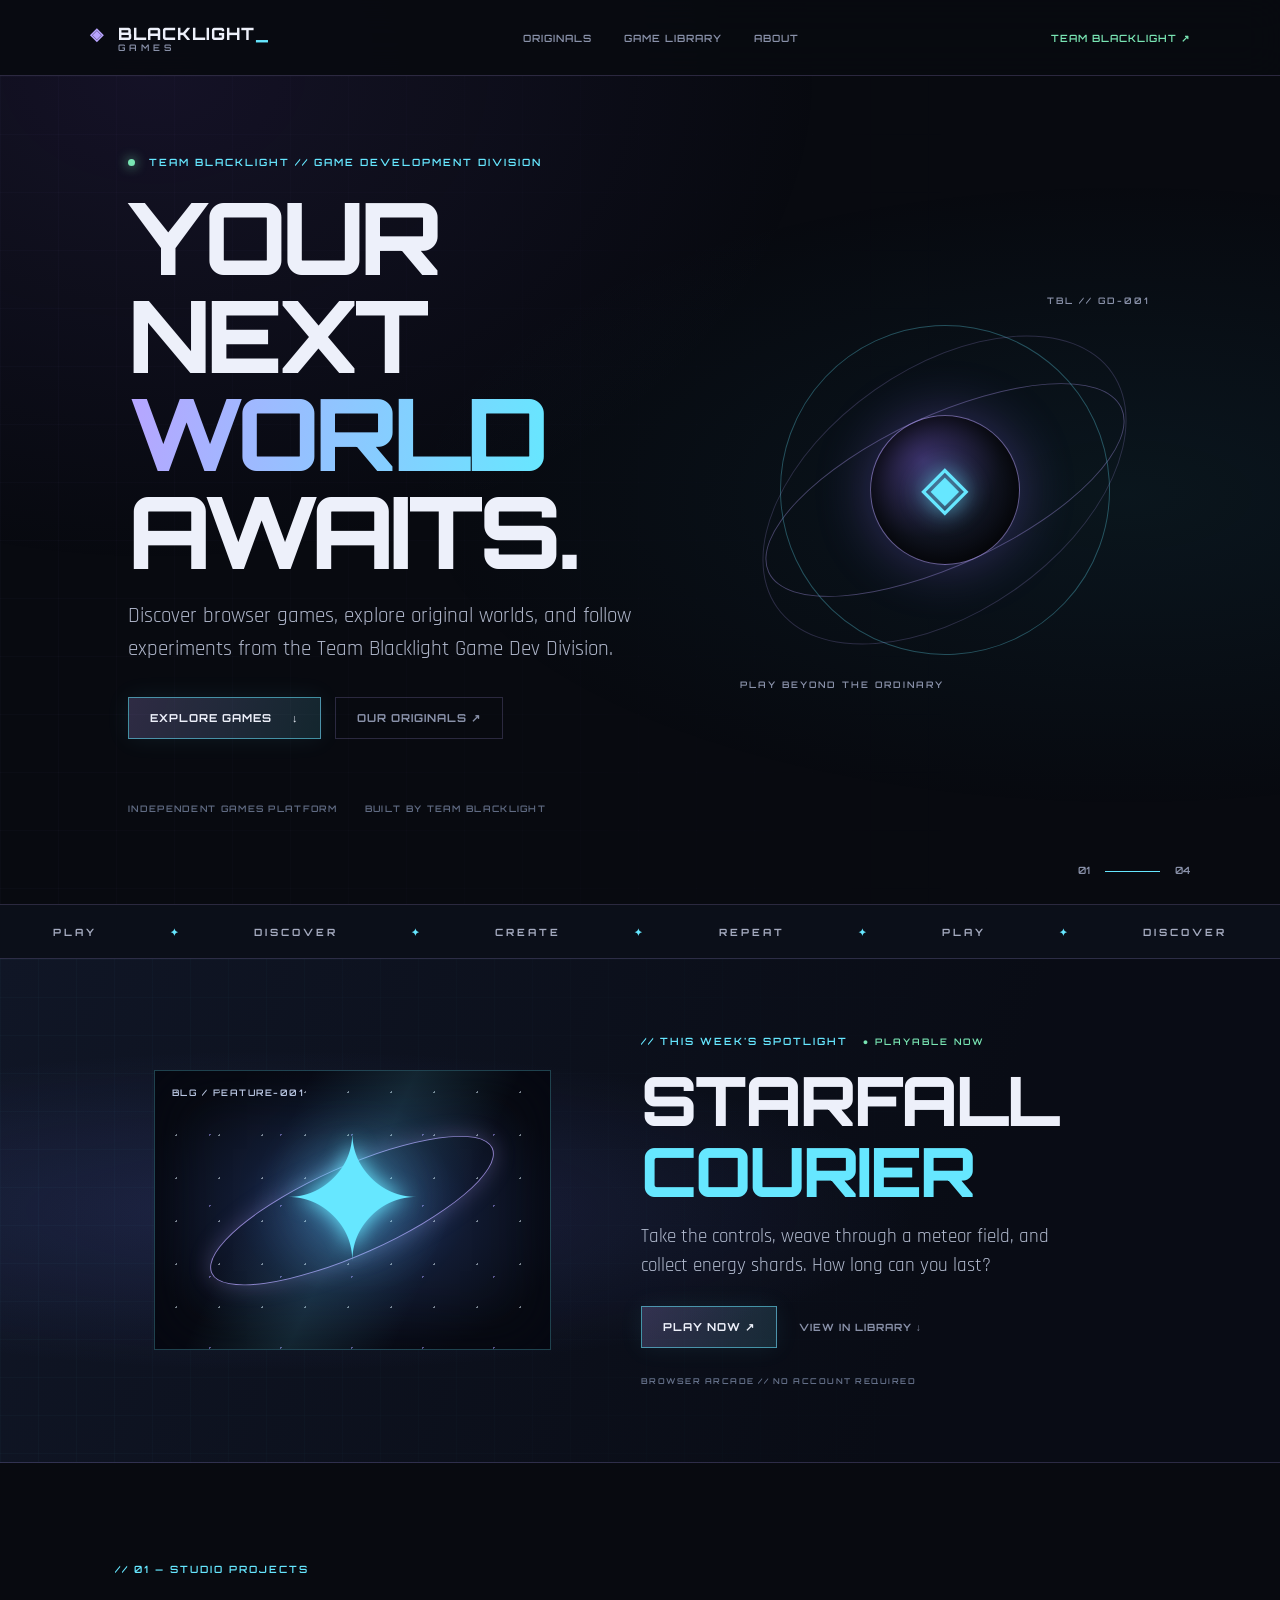
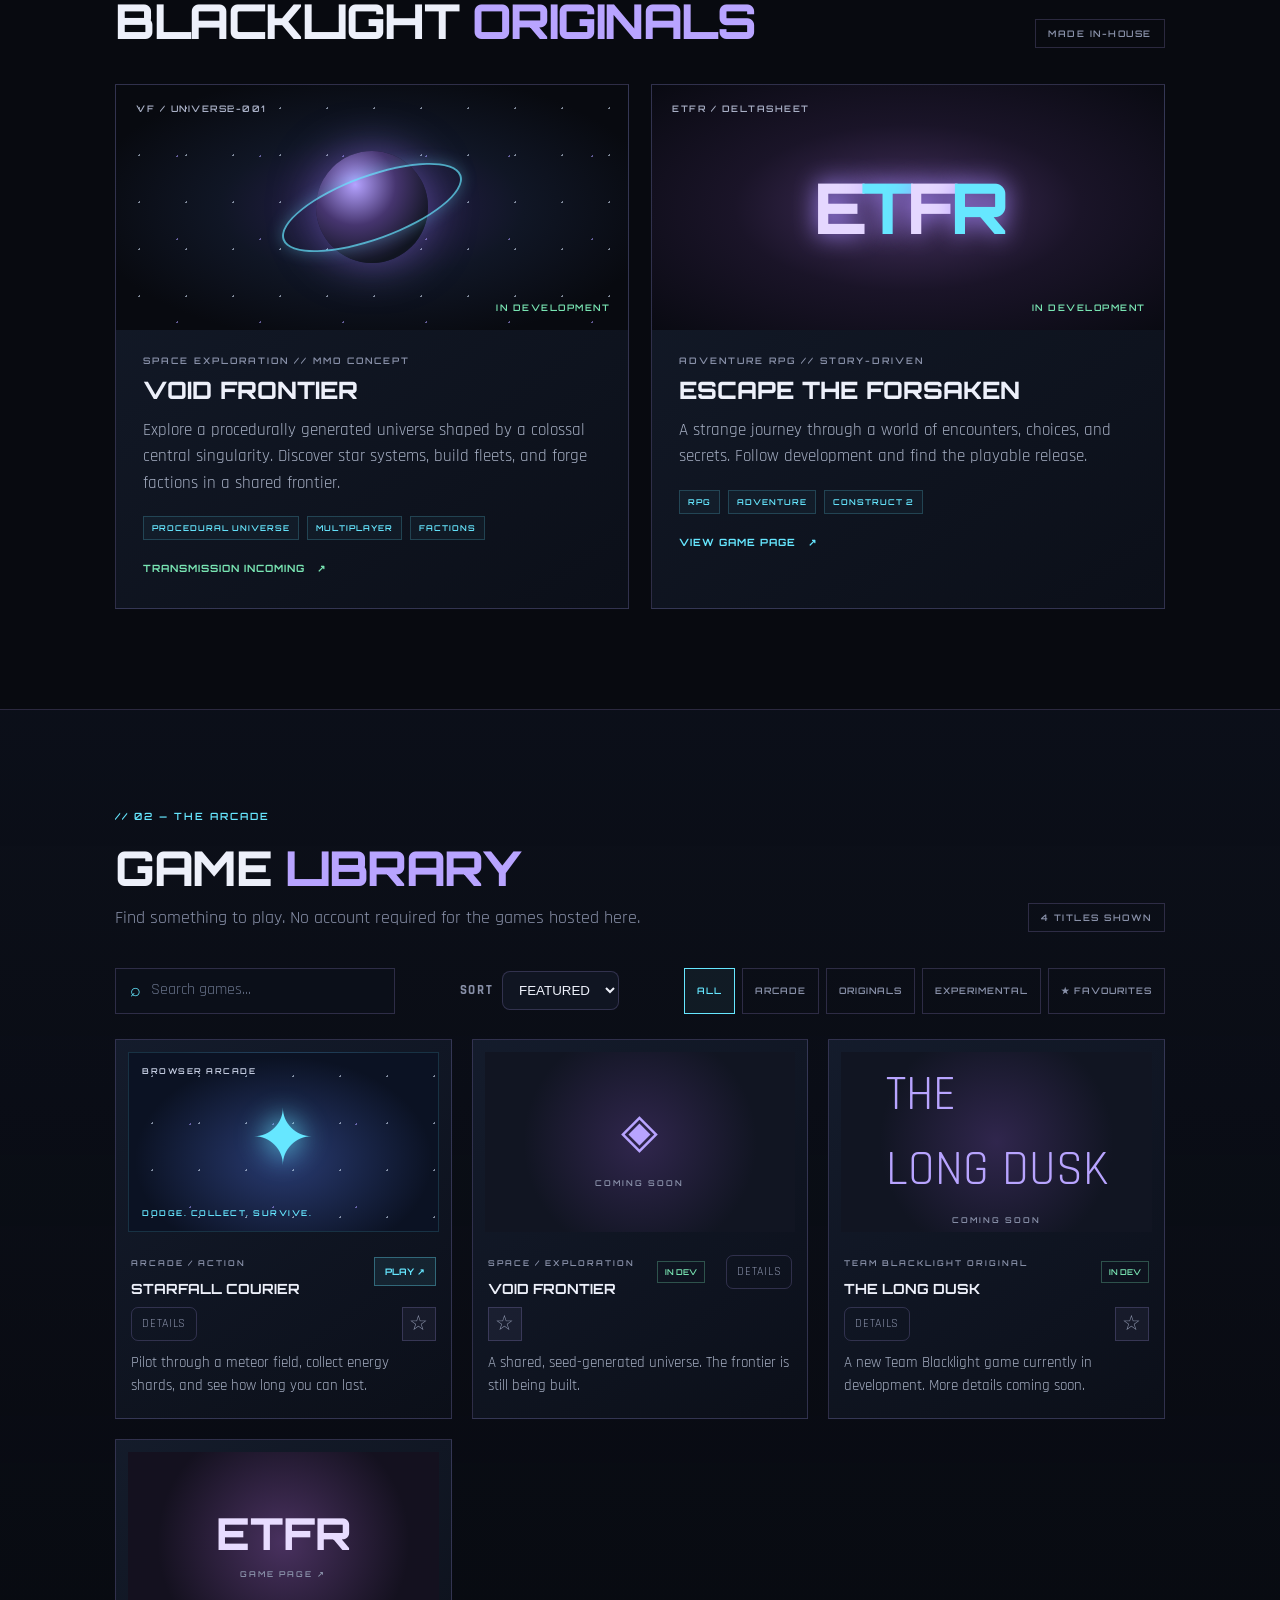
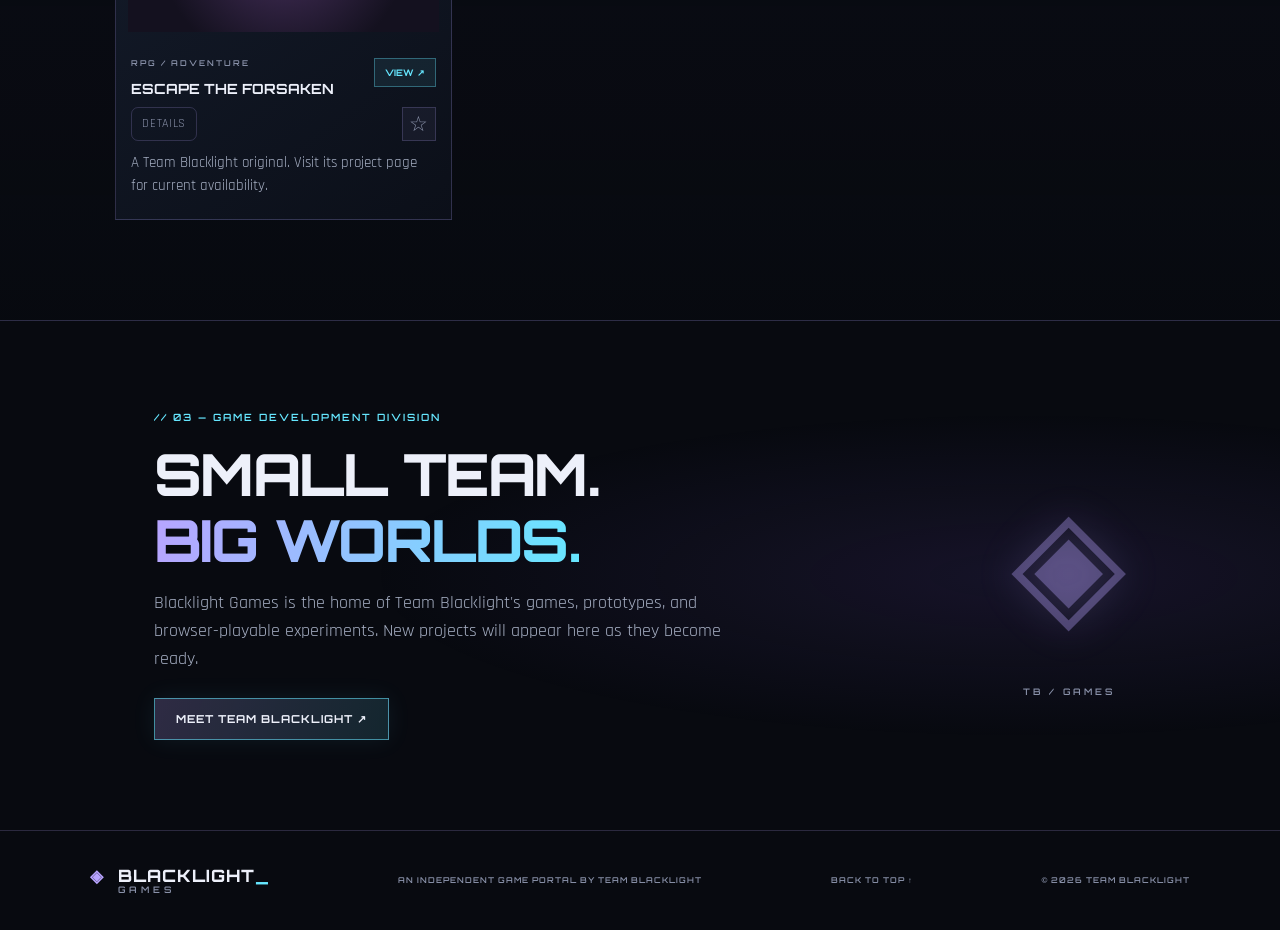
<file: games/index.html>
<!doctype html>
<html lang="en">
<head>
  <meta charset="utf-8">
  <meta name="viewport" content="width=device-width,initial-scale=1">
  <meta name="theme-color" content="#080a10">
  <meta name="description" content="Team Blacklight Games — browser games, original worlds, and experimental releases.">
  <title>BLACKLIGHT GAMES // PLAY</title>
  <link rel="icon" href="../logo.ico">
  <link rel="stylesheet" href="style.css">
  <script defer src="app.js"></script>
</head>
<body>
  <header class="topbar">
    <a class="brand" href="#home"><span class="brand-mark">◈</span> BLACKLIGHT<span class="cyan">_</span><small>GAMES</small></a>
    <nav aria-label="Main navigation">
      <a href="#originals">ORIGINALS</a><a href="#library">GAME LIBRARY</a><a href="#about">ABOUT</a>
    </nav>
    <a class="studio-link" href="https://teamblacklight.ca">TEAM BLACKLIGHT ↗</a>
  </header>

  <main id="home">
    <section class="hero">
      <div class="hero-grid" aria-hidden="true"></div>
      <div class="hero-copy">
        <p class="eyebrow"><span class="pulse"></span> TEAM BLACKLIGHT // GAME DEVELOPMENT DIVISION</p>
        <h1>YOUR NEXT<br><span class="gradient">WORLD</span><br>AWAITS.</h1>
        <p class="lead">Discover browser games, explore original worlds, and follow experiments from the Team Blacklight Game Dev Division.</p>
        <div class="hero-actions"><a class="button primary" href="#library">EXPLORE GAMES <span>↓</span></a><a class="button ghost" href="#originals">OUR ORIGINALS ↗</a></div>
        <div class="hero-meta"><span>INDEPENDENT GAMES PLATFORM</span><span>BUILT BY TEAM BLACKLIGHT</span></div>
      </div>
      <div class="hero-art" aria-hidden="true">
        <div class="orbit orbit-a"></div><div class="orbit orbit-b"></div><div class="orbit orbit-c"></div>
        <div class="core"><span>◈</span></div><div class="art-label label-top">TBL // GD-001</div><div class="art-label label-bottom">PLAY BEYOND THE ORDINARY</div>
      </div>
      <div class="hero-index">01 <i></i> 04</div>
    </section>

    <section class="ticker" aria-label="Platform features"><span>PLAY</span><b>✦</b><span>DISCOVER</span><b>✦</b><span>CREATE</span><b>✦</b><span>REPEAT</span><b>✦</b><span>PLAY</span><b>✦</b><span>DISCOVER</span></section>

    <section class="spotlight-section" aria-labelledby="spotlight-title">
      <div class="spotlight-art" aria-hidden="true"><span class="spotlight-star">✦</span><span class="spotlight-orbit"></span><span class="spotlight-coordinate">BLG / FEATURE-001</span></div>
      <div class="spotlight-copy">
        <p class="eyebrow">// THIS WEEK'S SPOTLIGHT <span class="spotlight-live">● PLAYABLE NOW</span></p>
        <h2 id="spotlight-title">STARFALL<br><em>COURIER</em></h2>
        <p>Take the controls, weave through a meteor field, and collect energy shards. How long can you last?</p>
        <div class="spotlight-actions"><a class="button primary" href="arcade/starfall-courier.html">PLAY NOW ↗</a><a class="spotlight-details" href="#library">VIEW IN LIBRARY ↓</a></div>
        <span class="spotlight-foot">BROWSER ARCADE // NO ACCOUNT REQUIRED</span>
      </div>
    </section>

    <section class="section" id="originals">
      <div class="section-head"><div><p class="eyebrow">// 01 — STUDIO PROJECTS</p><h2>BLACKLIGHT <em>ORIGINALS</em></h2></div><span class="section-tag">MADE IN-HOUSE</span></div>
      <div class="original-grid">
        <article class="feature-card void-card">
          <div class="feature-visual void-visual"><div class="planet"></div><div class="planet-ring"></div><span class="visual-code">VF / UNIVERSE-001</span><span class="visual-status">IN DEVELOPMENT</span></div>
          <div class="feature-info"><div class="feature-kicker">SPACE EXPLORATION // MMO CONCEPT</div><h3>VOID FRONTIER</h3><p>Explore a procedurally generated universe shaped by a colossal central singularity. Discover star systems, build fleets, and forge factions in a shared frontier.</p><div class="tag-row"><span>PROCEDURAL UNIVERSE</span><span>MULTIPLAYER</span><span>FACTIONS</span></div><span class="soon">TRANSMISSION INCOMING <b>↗</b></span></div>
        </article>
        <article class="feature-card etfr-card">
          <div class="feature-visual etfr-visual"><div class="etfr-symbol">E<span>T</span>F<span>R</span></div><span class="visual-code">ETFR / DELTASHEET</span><span class="visual-status">IN DEVELOPMENT</span></div>
          <div class="feature-info"><div class="feature-kicker">ADVENTURE RPG // STORY-DRIVEN</div><h3>ESCAPE THE FORSAKEN</h3><p>A strange journey through a world of encounters, choices, and secrets. Follow development and find the playable release.</p><div class="tag-row"><span>RPG</span><span>ADVENTURE</span><span>CONSTRUCT 2</span></div><a class="text-link" href="https://innygr.itch.io/escape-the-forsaken" target="_blank" rel="noopener noreferrer">VIEW GAME PAGE <b>↗</b></a></div>
        </article>
      </div>
    </section>

    <section class="section recent-section" id="recent-section" hidden>
      <div class="section-head"><div><p class="eyebrow">// QUICK RESUME</p><h2>RECENTLY <em>PLAYED</em></h2><p class="section-sub">Your recent games are saved on this device.</p></div><span class="section-tag">LOCAL HISTORY</span></div>
      <div class="recent-grid" id="recent-grid"></div>
    </section>

    <section class="section library-section" id="library">
      <div class="section-head"><div><p class="eyebrow">// 02 — THE ARCADE</p><h2>GAME <em>LIBRARY</em></h2><p class="section-sub">Find something to play. No account required for the games hosted here.</p></div><span class="section-tag" id="game-count">GAMES</span></div>
      <div class="library-tools">
        <label class="search-box"><span>⌕</span><input id="game-search" type="search" placeholder="Search games..." autocomplete="off" aria-label="Search games"></label>
        <label class="sort-box">SORT <select id="game-sort" aria-label="Sort games"><option value="featured">FEATURED</option><option value="title">TITLE A–Z</option></select></label>
        <div class="filters" role="group" aria-label="Filter games">
          <button class="filter active" data-filter="all">ALL</button>
          <button class="filter" data-filter="arcade">ARCADE</button>
          <button class="filter" data-filter="original">ORIGINALS</button>
          <button class="filter" data-filter="experimental">EXPERIMENTAL</button>
          <button class="filter" data-filter="favourites">★ FAVOURITES</button>
        </div>
      </div>
      <div class="game-grid" id="game-grid">
        <article class="game-card" data-game-id="starfall-courier" data-category="arcade" data-search="starfall courier arcade space action">
          <a class="game-cover starfall-cover" href="arcade/starfall-courier.html" aria-label="Play Starfall Courier"><span class="cover-chip">BROWSER ARCADE</span><div class="starfall-icon">✦</div><span class="cover-bottom">DODGE. COLLECT. SURVIVE.</span></a>
          <div class="game-details"><div><span class="game-type">ARCADE / ACTION</span><h3>STARFALL COURIER</h3></div><a class="play-button" href="arcade/starfall-courier.html">PLAY ↗</a></div>
          <p class="game-description">Pilot through a meteor field, collect energy shards, and see how long you can last.</p>
        </article>
        <article class="game-card coming-card" data-game-id="void-frontier" data-category="original" data-search="void frontier space exploration mmo">
          <div class="coming-cover"><span>◈</span><small>COMING SOON</small></div><div class="game-details"><div><span class="game-type">SPACE / EXPLORATION</span><h3>VOID FRONTIER</h3></div><span class="status-pill">IN DEV</span></div><p class="game-description">A shared, seed-generated universe. The frontier is still being built.</p>
        </article>
        <article class="game-card coming-card" data-game-id="the-long-dusk" data-category="original" data-search="the long dusk long dusk team blacklight original">
          <div class="coming-cover dusk-mini"><span>THE<br>LONG DUSK</span><small>COMING SOON</small></div><div class="game-details"><div><span class="game-type">TEAM BLACKLIGHT ORIGINAL</span><h3>THE LONG DUSK</h3></div><span class="status-pill">IN DEV</span></div><p class="game-description">A new Team Blacklight game currently in development. More details coming soon.</p>
        </article>
        <article class="game-card coming-card" data-game-id="escape-the-forsaken" data-category="original" data-search="escape forsaken etfr rpg adventure">
          <a class="coming-cover etfr-mini" href="https://innygr.itch.io/escape-the-forsaken" target="_blank" rel="noopener noreferrer"><span>ETFR</span><small>GAME PAGE ↗</small></a><div class="game-details"><div><span class="game-type">RPG / ADVENTURE</span><h3>ESCAPE THE FORSAKEN</h3></div><a class="play-button" href="https://innygr.itch.io/escape-the-forsaken" target="_blank" rel="noopener noreferrer">VIEW ↗</a></div><p class="game-description">A Team Blacklight original. Visit its project page for current availability.</p>
        </article>
      </div>
      <p class="empty-state" id="empty-state" hidden>No games match that search. Try another title or category.</p>
    </section>

    <section class="callout" id="about"><div><p class="eyebrow">// 03 — GAME DEVELOPMENT DIVISION</p><h2>SMALL TEAM.<br><span class="gradient">BIG WORLDS.</span></h2><p>Blacklight Games is the home of Team Blacklight's games, prototypes, and browser-playable experiments. New projects will appear here as they become ready.</p><a class="button primary" href="https://teamblacklight.ca">MEET TEAM BLACKLIGHT ↗</a></div><div class="callout-mark" aria-hidden="true">◈<span>TB / GAMES</span></div></section>
  </main>
  <dialog class="game-dialog" id="game-dialog" aria-labelledby="dialog-title"><form method="dialog"><button class="dialog-close" aria-label="Close game details">×</button></form><div class="dialog-art" id="dialog-art" aria-hidden="true">◈</div><p class="eyebrow" id="dialog-kicker">// GAME PROFILE</p><h2 id="dialog-title">GAME TITLE</h2><p id="dialog-description"></p><div class="dialog-tags" id="dialog-tags"></div><div class="dialog-actions"><a class="button primary" id="dialog-launch" href="#">PLAY GAME ↗</a><button class="button ghost" id="dialog-favourite" type="button">☆ ADD TO FAVOURITES</button></div><p class="dialog-note" id="dialog-note"></p></dialog>
  <footer><a class="brand" href="#home"><span class="brand-mark">◈</span> BLACKLIGHT<span class="cyan">_</span><small>GAMES</small></a><span>AN INDEPENDENT GAME PORTAL BY TEAM BLACKLIGHT</span><a href="#home">BACK TO TOP ↑</a><small>© <span id="year"></span> TEAM BLACKLIGHT</small></footer>
</body>
</html>
</file>
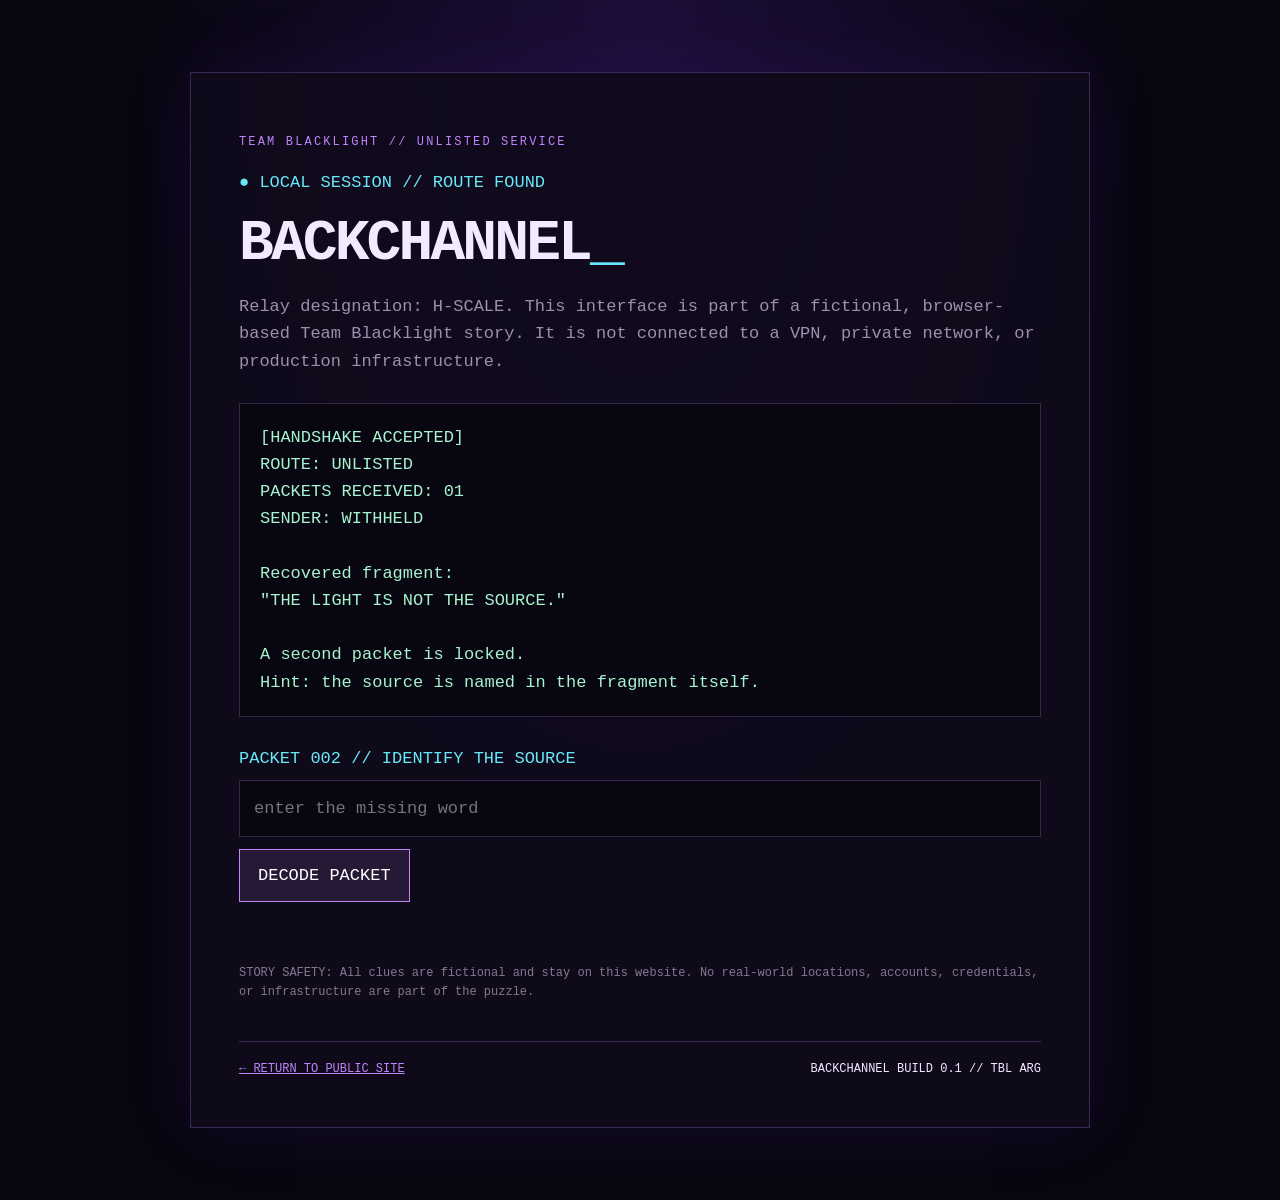
<file: backchannel.html>
<!DOCTYPE html>
<html lang="en">
<head>
<meta charset="UTF-8"><meta name="viewport" content="width=device-width, initial-scale=1"><meta name="theme-color" content="#080610">
<meta name="description" content="An unlisted Team Blacklight transmission."><title>BACKCHANNEL // H-SCALE</title>
<style>
:root{color-scheme:dark;--bg:#080610;--purple:#c084fc;--cyan:#67e8f9;--muted:#9a91ad;--line:rgba(192,132,252,.25)}
*{box-sizing:border-box}body{margin:0;min-height:100vh;background:radial-gradient(ellipse at 50% 0,rgba(109,40,217,.2),transparent 55%),var(--bg);color:#f3eaff;font:17px/1.6 ui-monospace,SFMono-Regular,Consolas,monospace}
main{width:min(900px,calc(100% - 32px));margin:8vh auto;padding:clamp(22px,5vw,48px);border:1px solid var(--line);background:rgba(16,11,28,.88);box-shadow:0 0 70px rgba(109,40,217,.12)}
.eyebrow{color:var(--purple);font-size:12px;letter-spacing:.18em}.status{color:var(--cyan)}h1{font-size:clamp(30px,7vw,58px);line-height:1.05;letter-spacing:-.05em;margin:18px 0}p{color:var(--muted)}
.readout{margin:28px 0;padding:20px;border:1px solid var(--line);background:#080610;white-space:pre-wrap;color:#a7f3d0;overflow-wrap:anywhere}
label{display:block;color:var(--cyan);margin:22px 0 8px}input{width:100%;padding:14px;background:#080610;border:1px solid var(--line);color:#fff;font:inherit;outline:none}input:focus{border-color:var(--cyan)}
button{margin-top:12px;padding:12px 18px;border:1px solid var(--purple);background:rgba(192,132,252,.12);color:#fff;font:inherit;cursor:pointer}button:hover{background:rgba(192,132,252,.24)}
.message{min-height:28px;color:var(--cyan)}.foot{display:flex;justify-content:space-between;gap:16px;flex-wrap:wrap;margin-top:38px;padding-top:18px;border-top:1px solid var(--line);font-size:12px}.foot a{color:var(--purple)}.warning{font-size:12px;color:#81798e}
</style></head>
<body><main>
<p class="eyebrow">TEAM BLACKLIGHT // UNLISTED SERVICE</p><p class="status">● LOCAL SESSION // ROUTE FOUND</p>
<h1>BACKCHANNEL<span style="color:var(--cyan)">_</span></h1>
<p>Relay designation: H-SCALE. This interface is part of a fictional, browser-based Team Blacklight story. It is not connected to a VPN, private network, or production infrastructure.</p>
<div class="readout" aria-live="polite">[HANDSHAKE ACCEPTED]
ROUTE: UNLISTED
PACKETS RECEIVED: 01
SENDER: WITHHELD

Recovered fragment:
"THE LIGHT IS NOT THE SOURCE."

A second packet is locked.
Hint: the source is named in the fragment itself.</div>
<form id="packet-form"><label for="packet-answer">PACKET 002 // IDENTIFY THE SOURCE</label>
<input id="packet-answer" name="answer" maxlength="40" autocomplete="off" spellcheck="false" placeholder="enter the missing word" required>
<button type="submit">DECODE PACKET</button><p class="message" id="packet-message" role="status" aria-live="polite"></p></form>
<p class="warning">STORY SAFETY: All clues are fictional and stay on this website. No real-world locations, accounts, credentials, or infrastructure are part of the puzzle.</p>
<div class="foot"><a href="index.html">← RETURN TO PUBLIC SITE</a><span>BACKCHANNEL BUILD 0.1 // TBL ARG</span></div>
</main>
<script>
(() => {
const form=document.getElementById("packet-form"),input=document.getElementById("packet-answer"),message=document.getElementById("packet-message");
form.addEventListener("submit",event=>{event.preventDefault();if(input.value.trim().toLowerCase()==="source"){
message.textContent="PACKET 002 DECODED // FRAGMENT: FOLLOW THE SECOND ECHO. More transmissions are pending.";
try{localStorage.setItem("tbl_arg_packet_002","decoded");}catch(_){}input.value="";
}else{message.textContent="DECODE FAILED // The fragment is literal. Read it again."; }});
})();
</script></body></html>
</file>
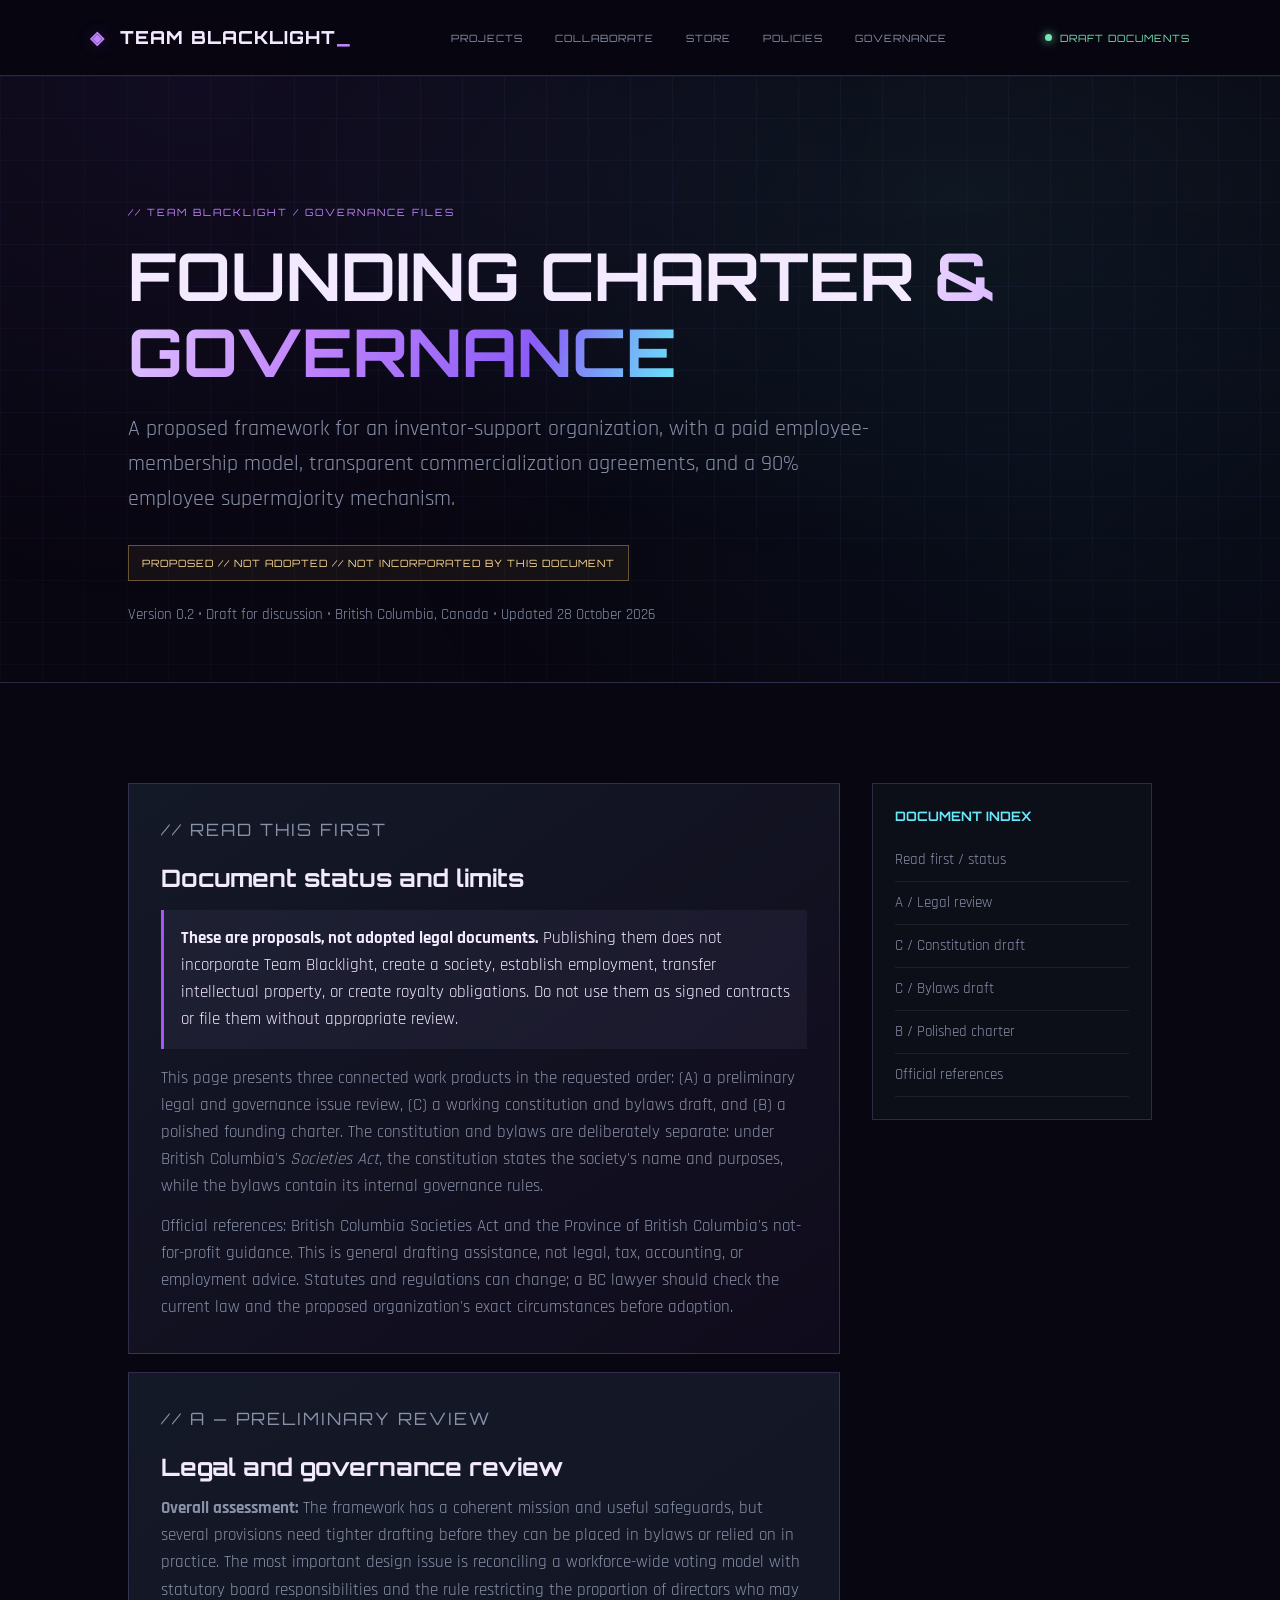
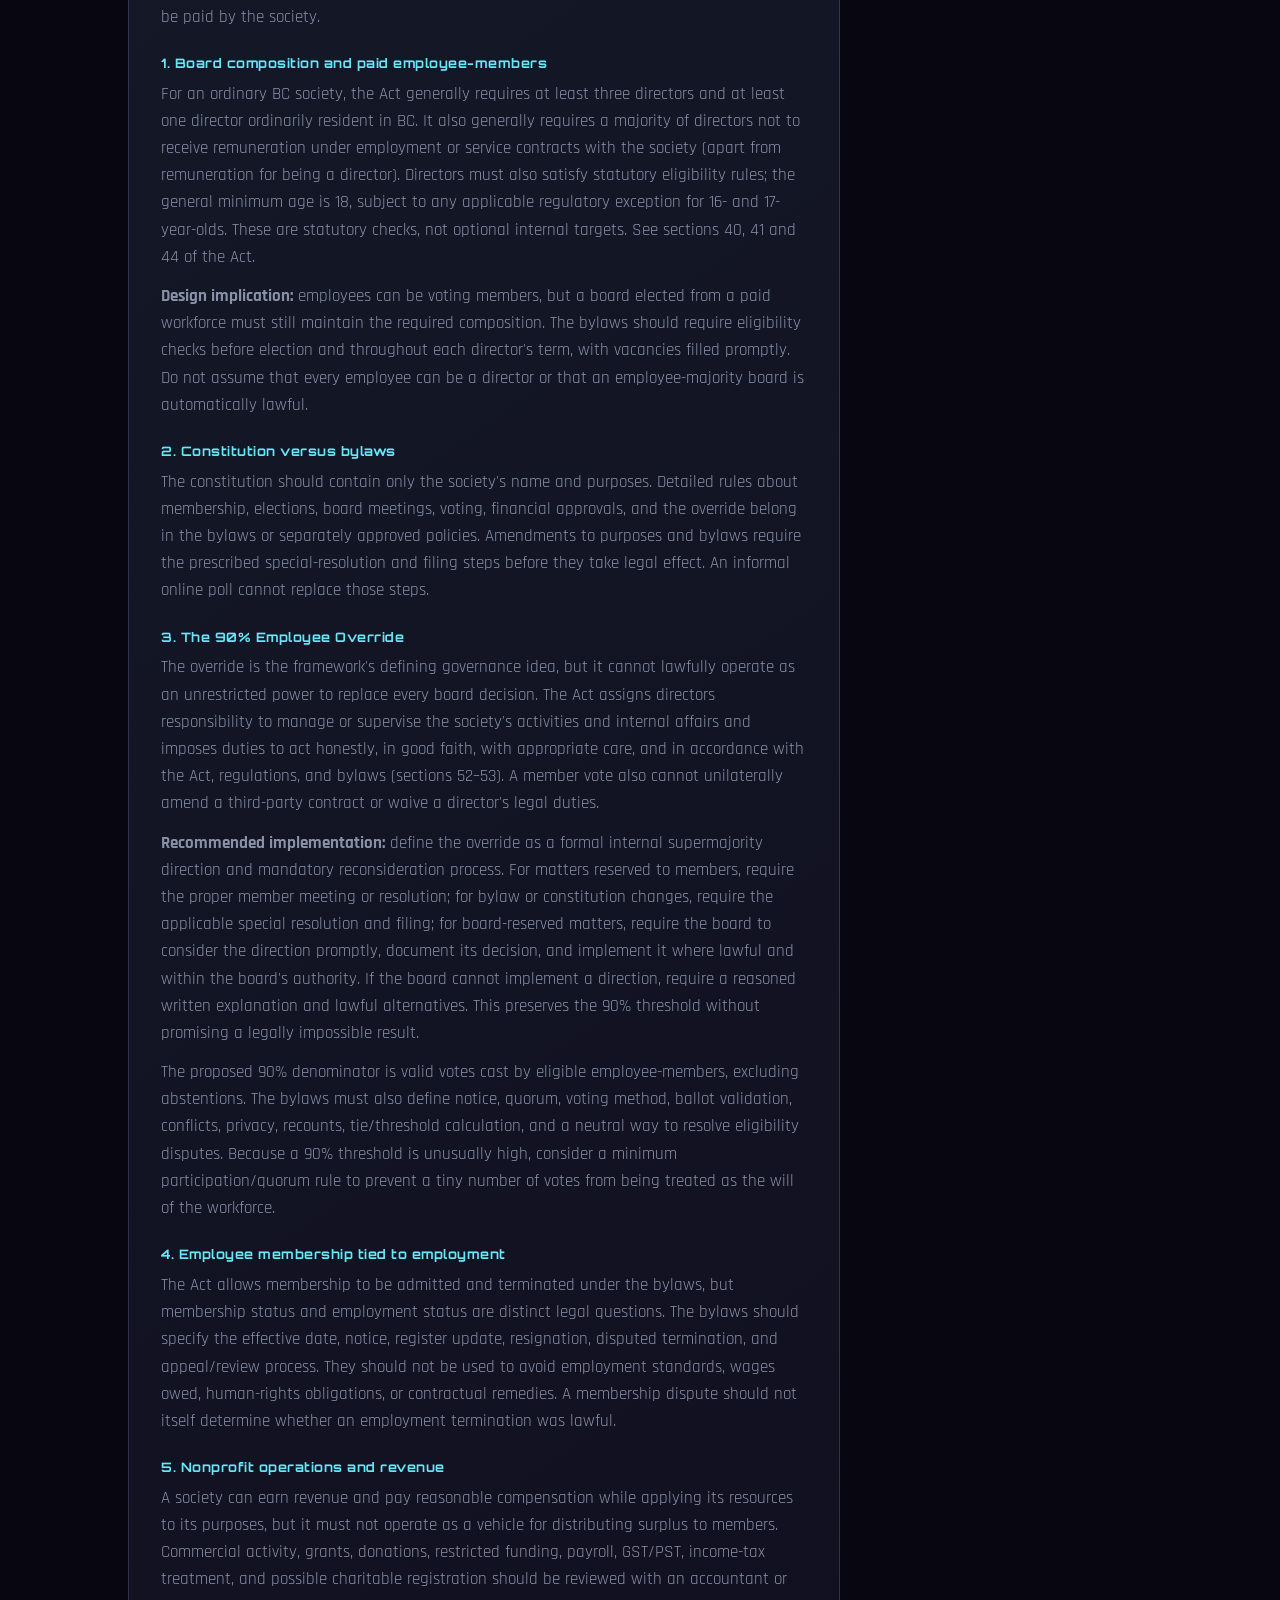
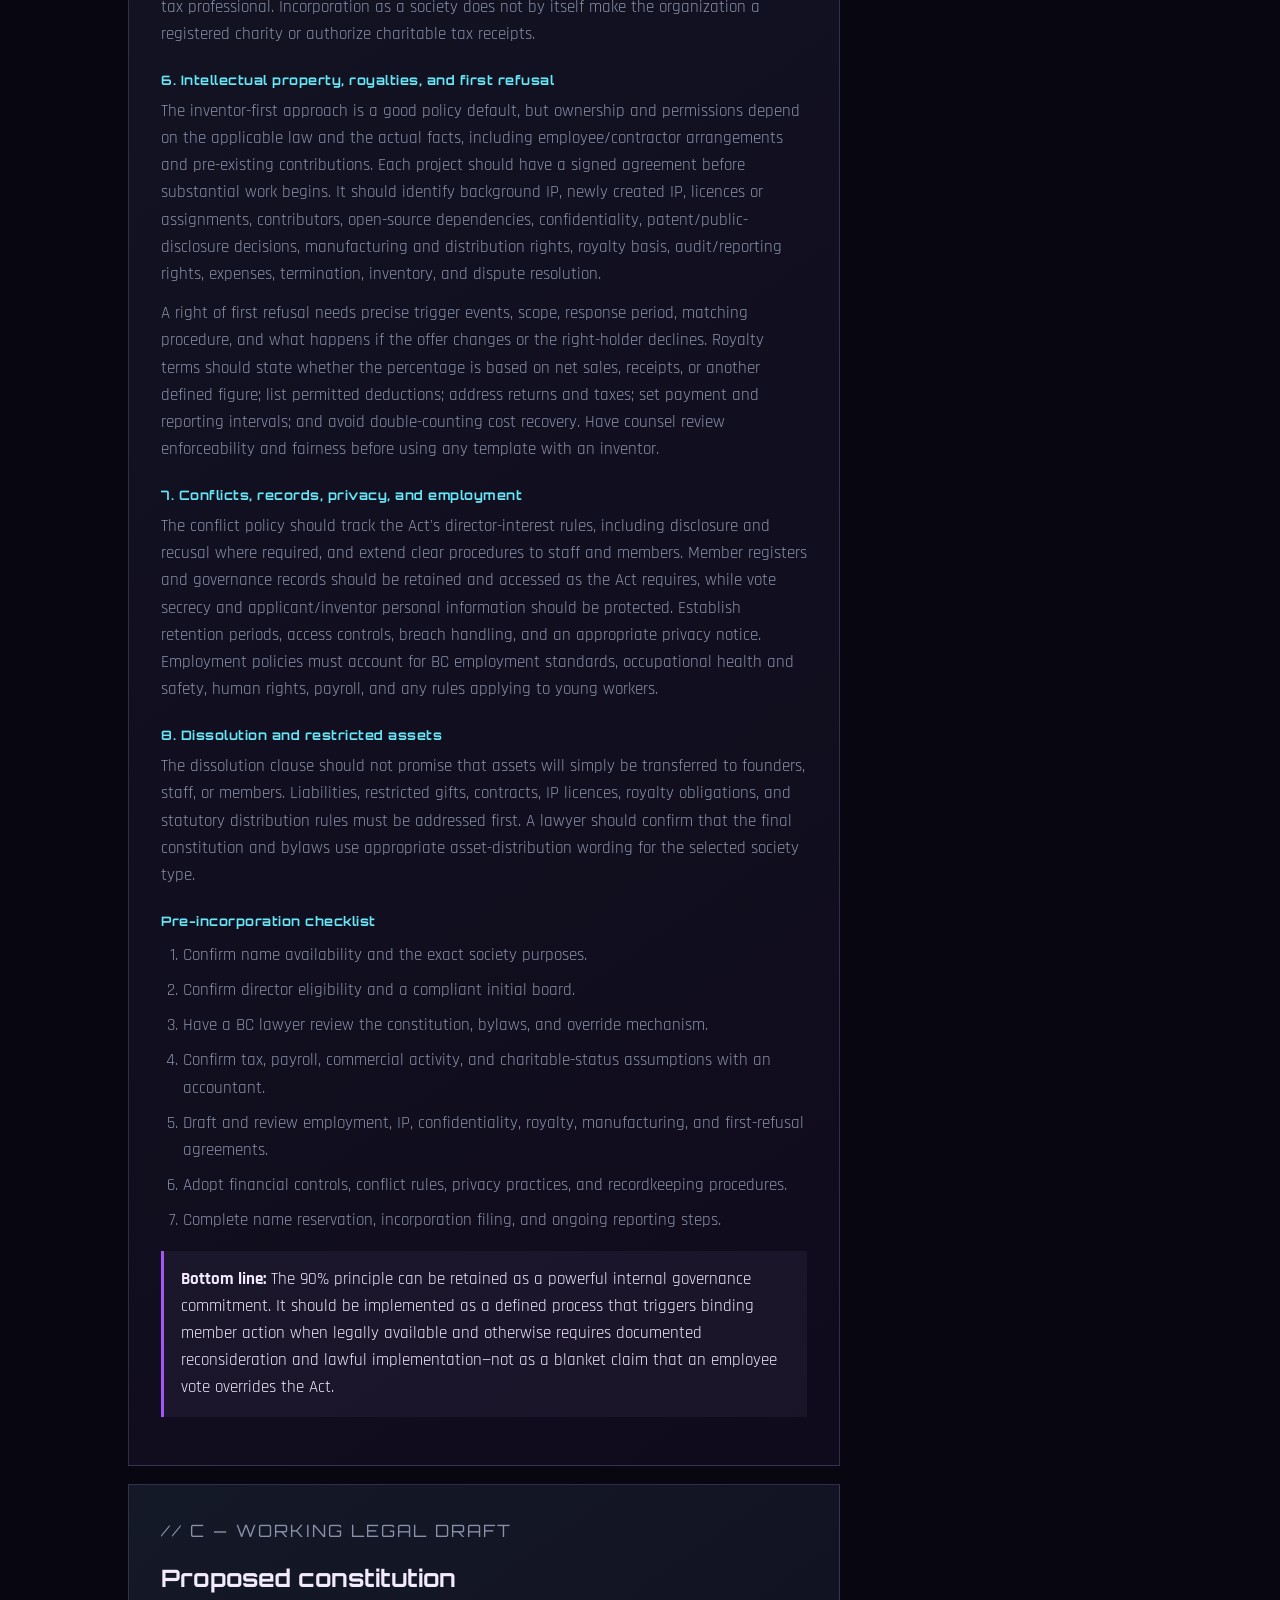
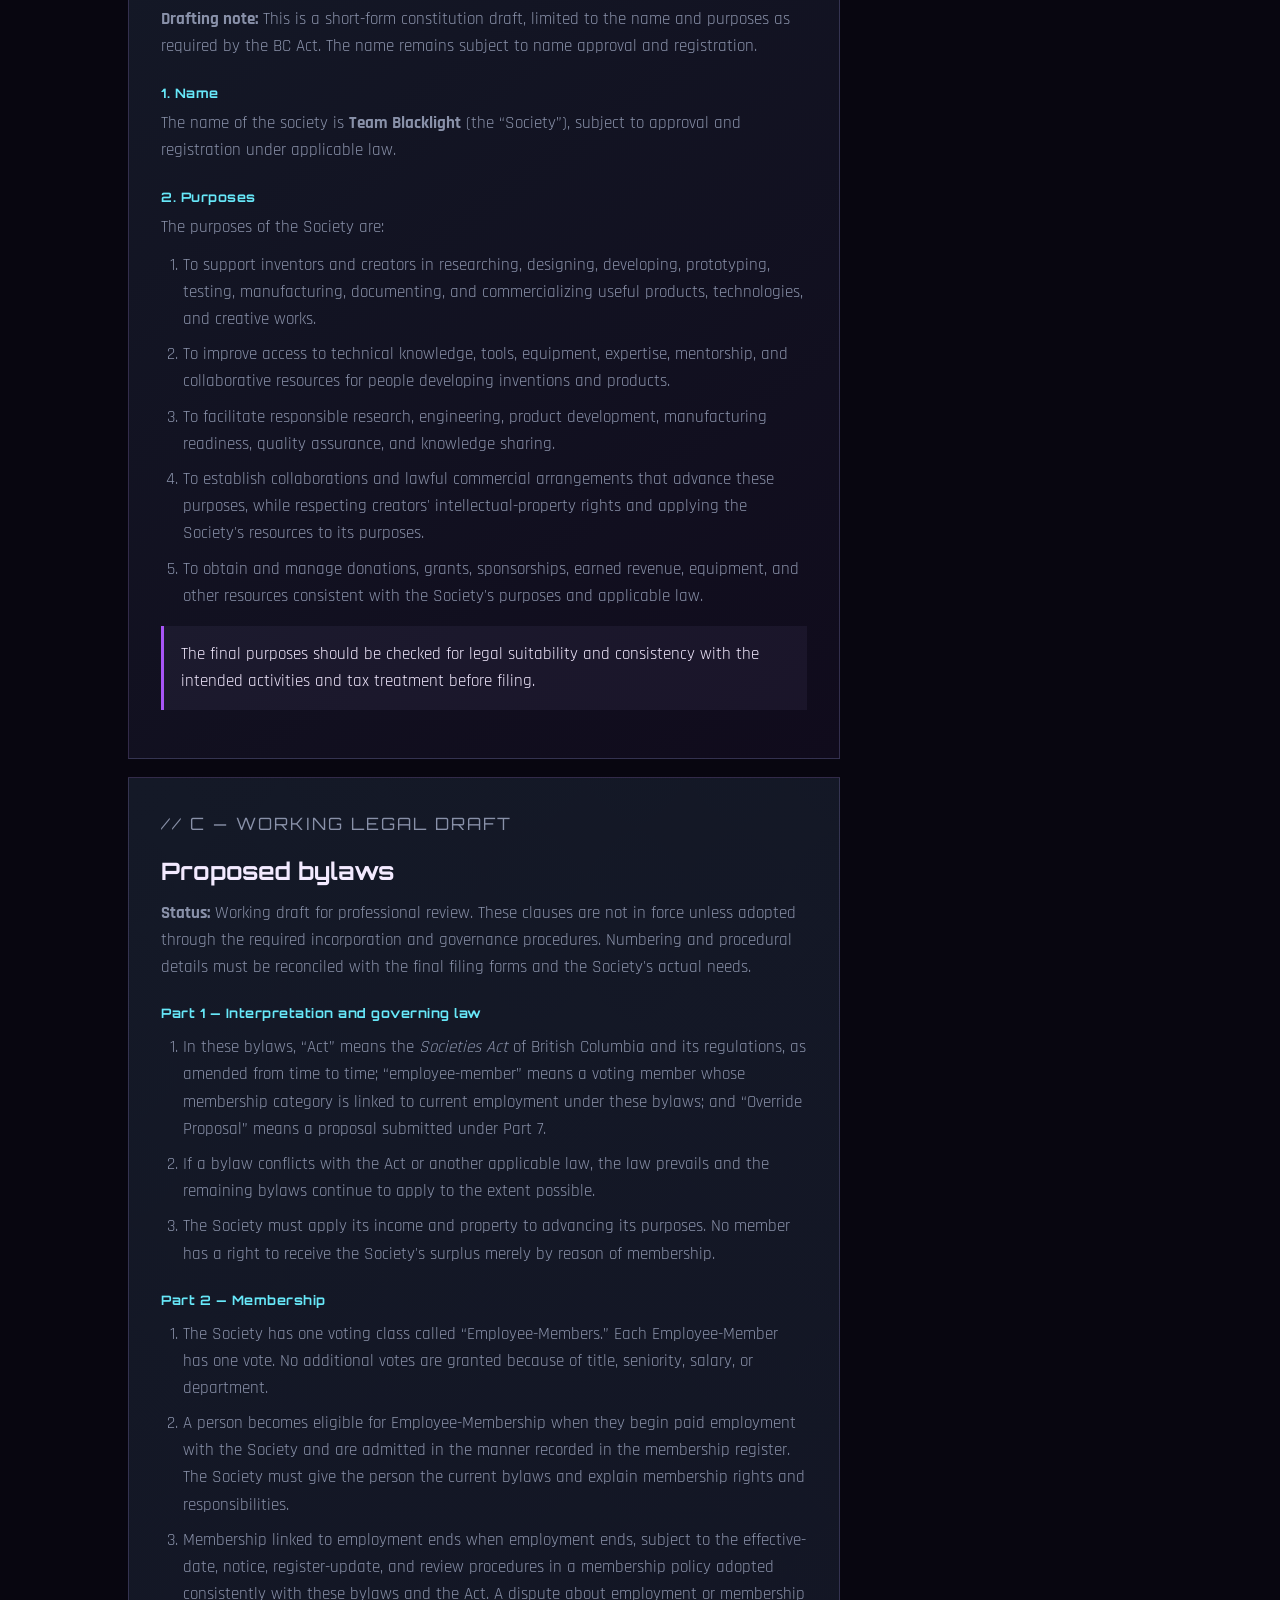
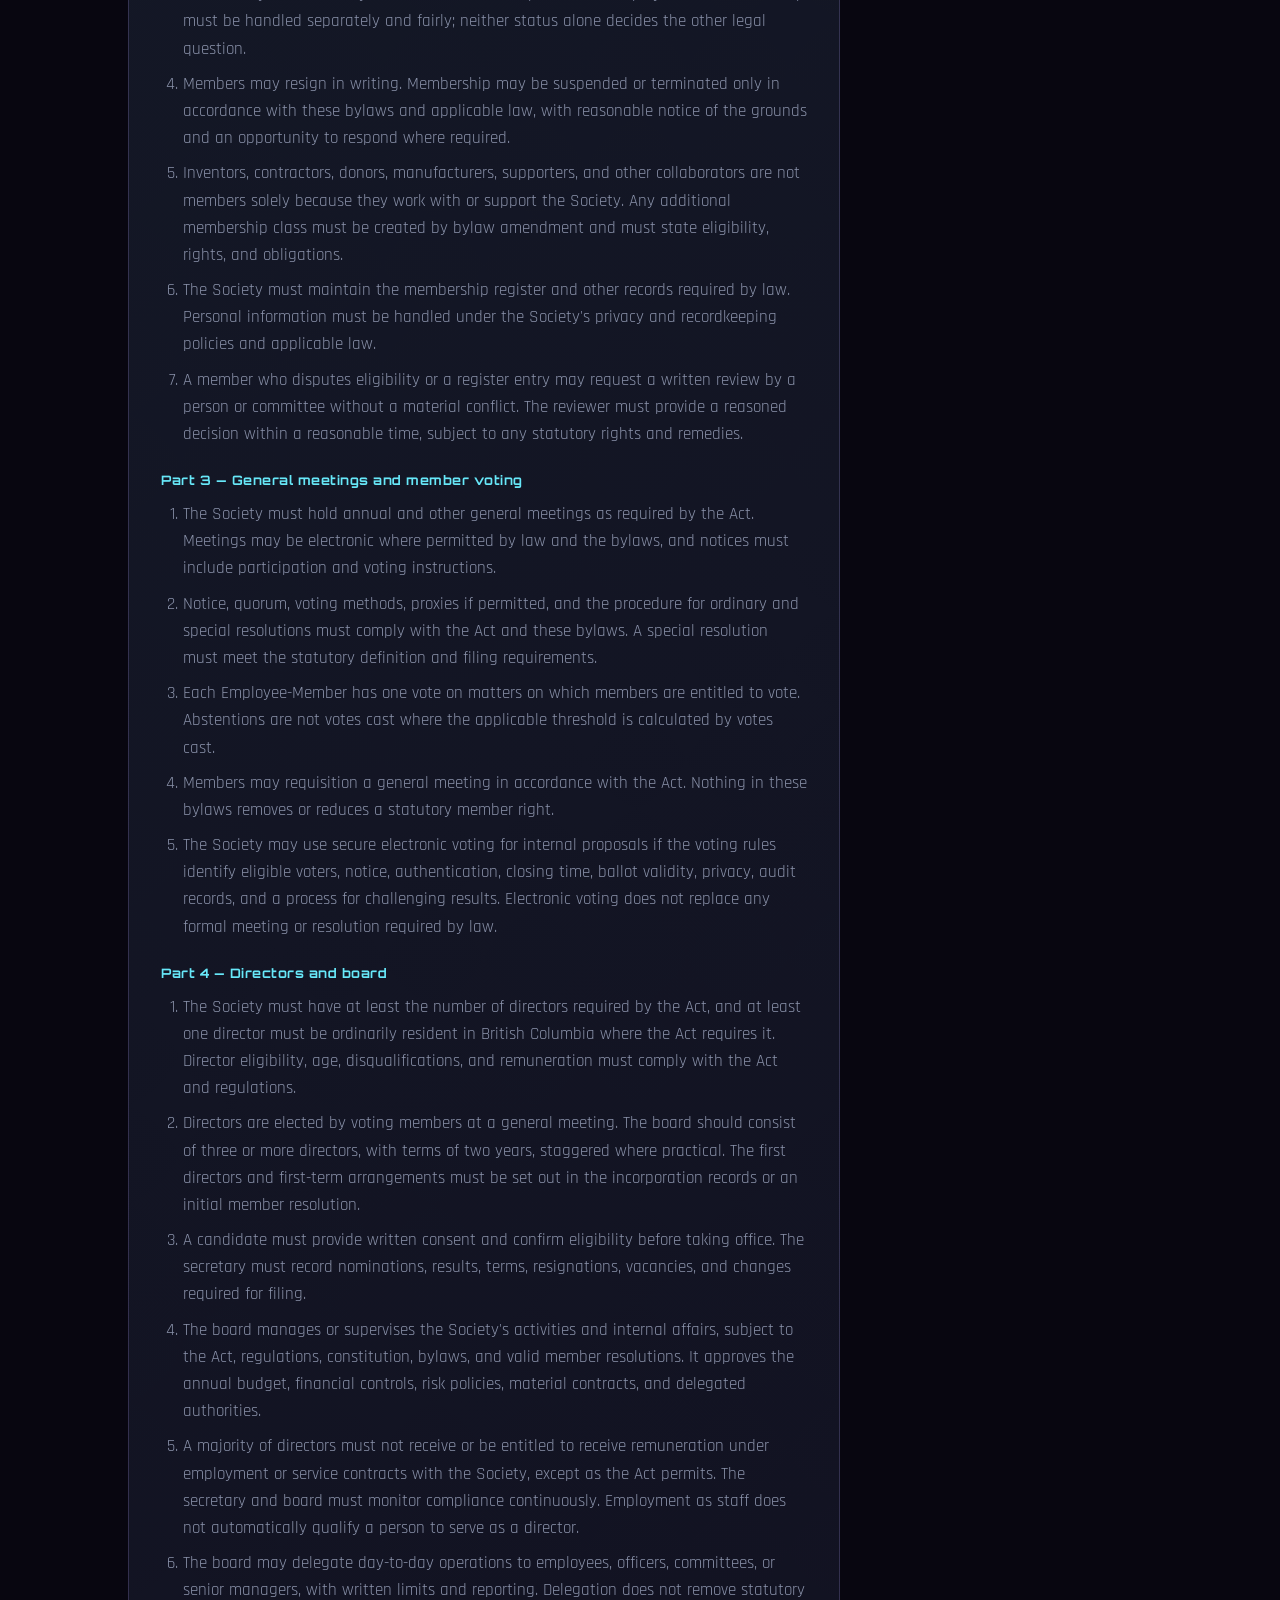
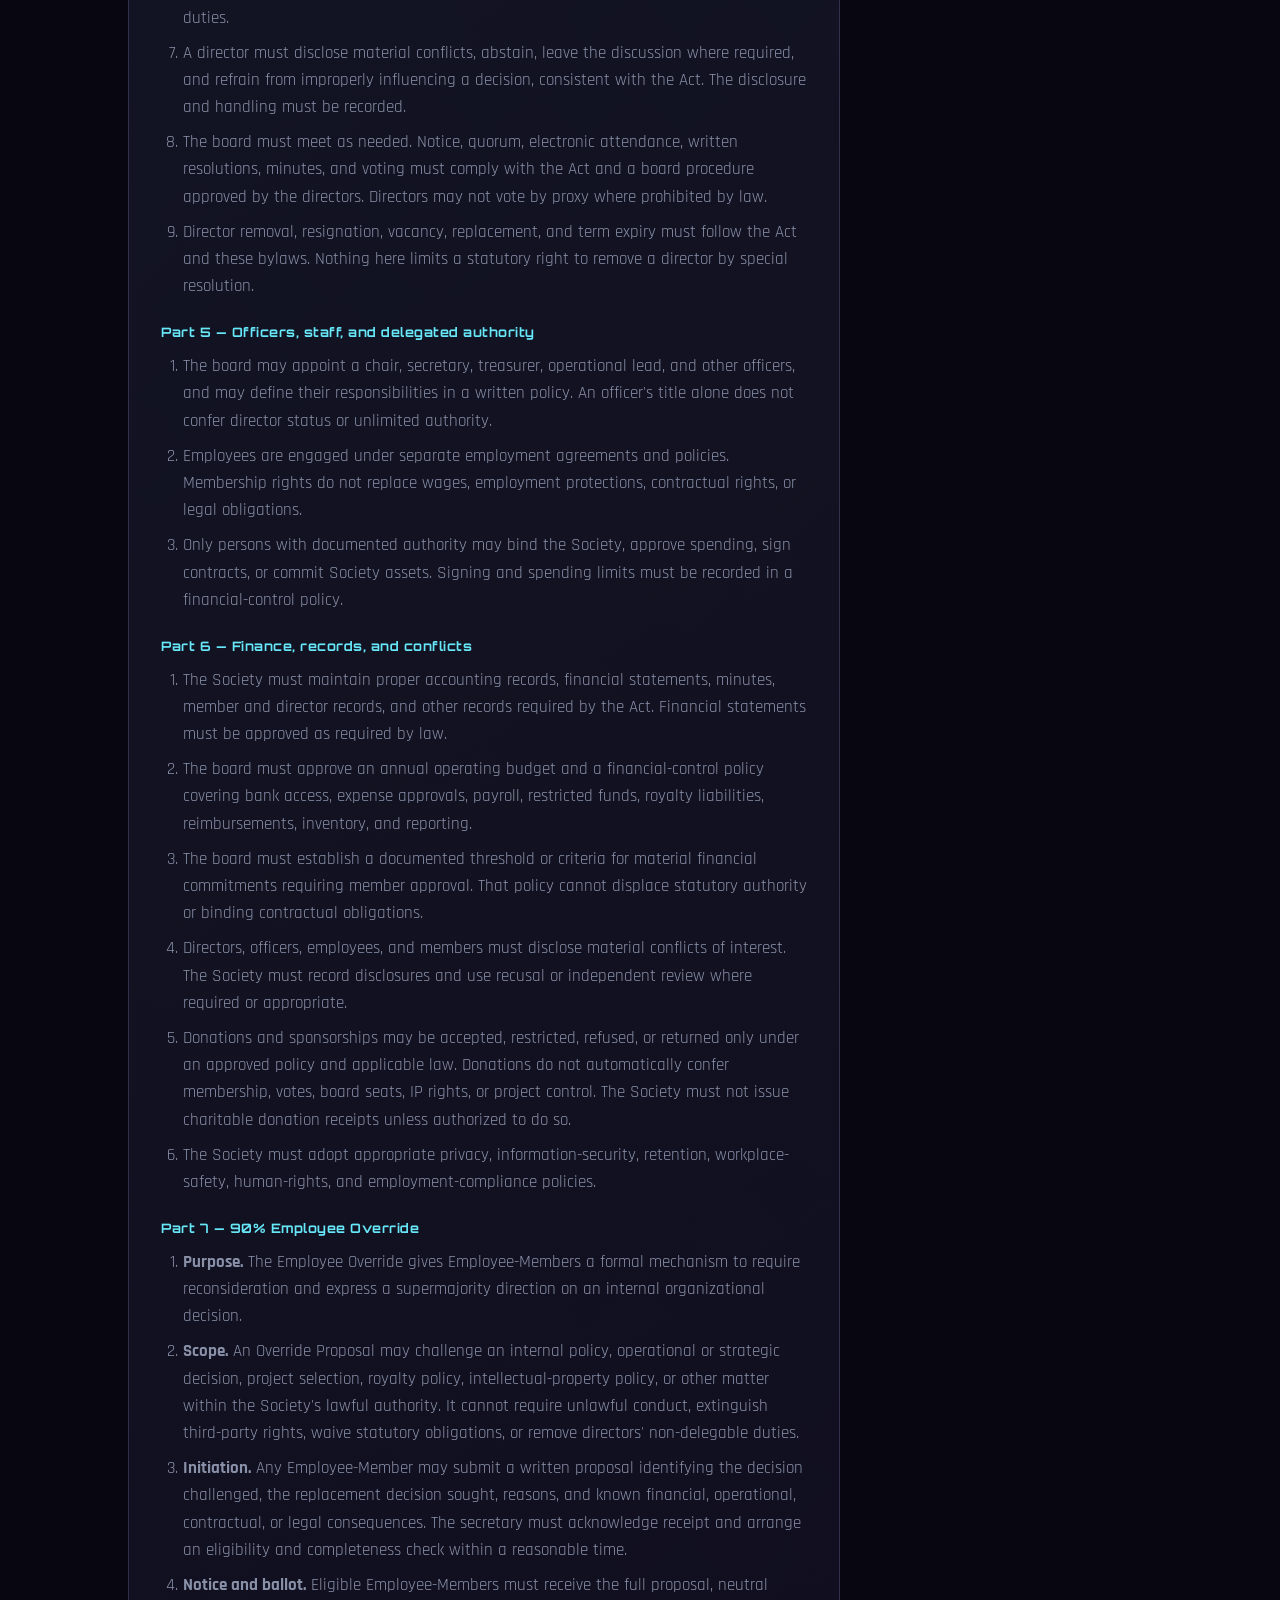
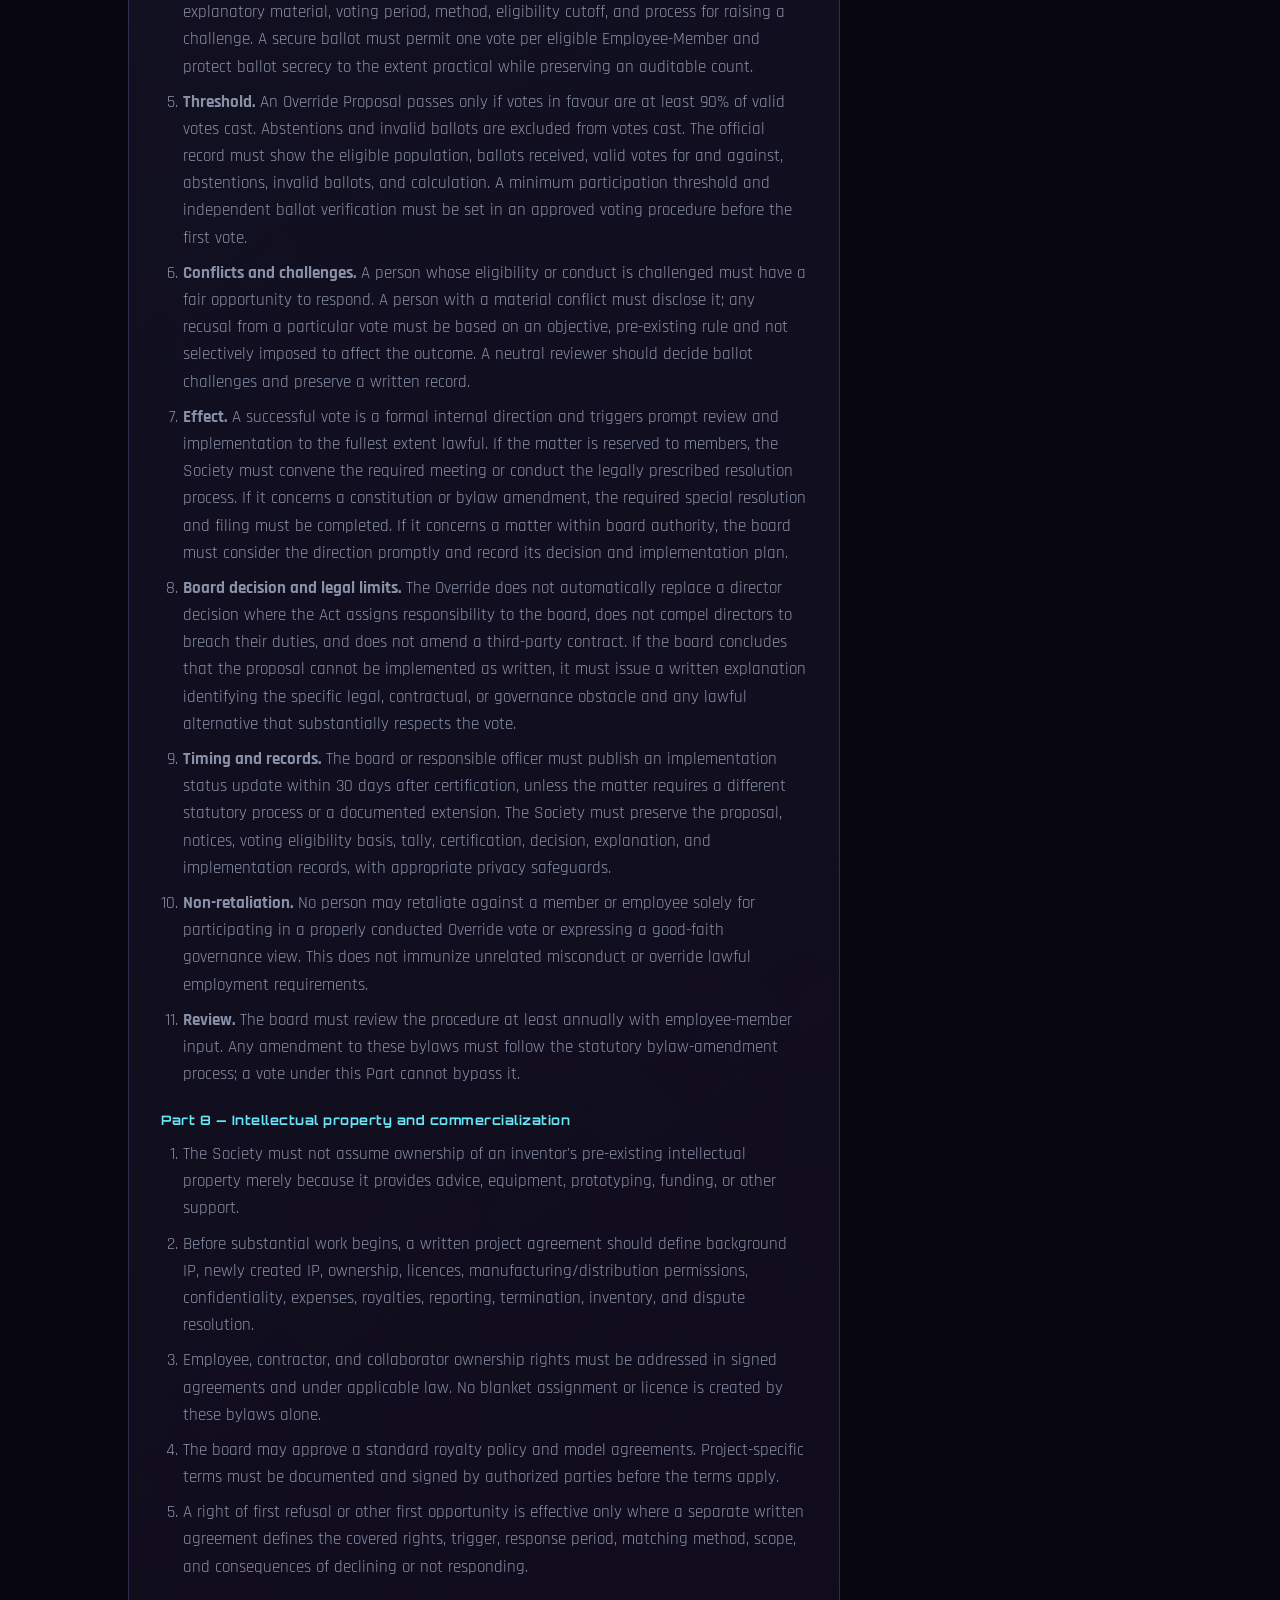
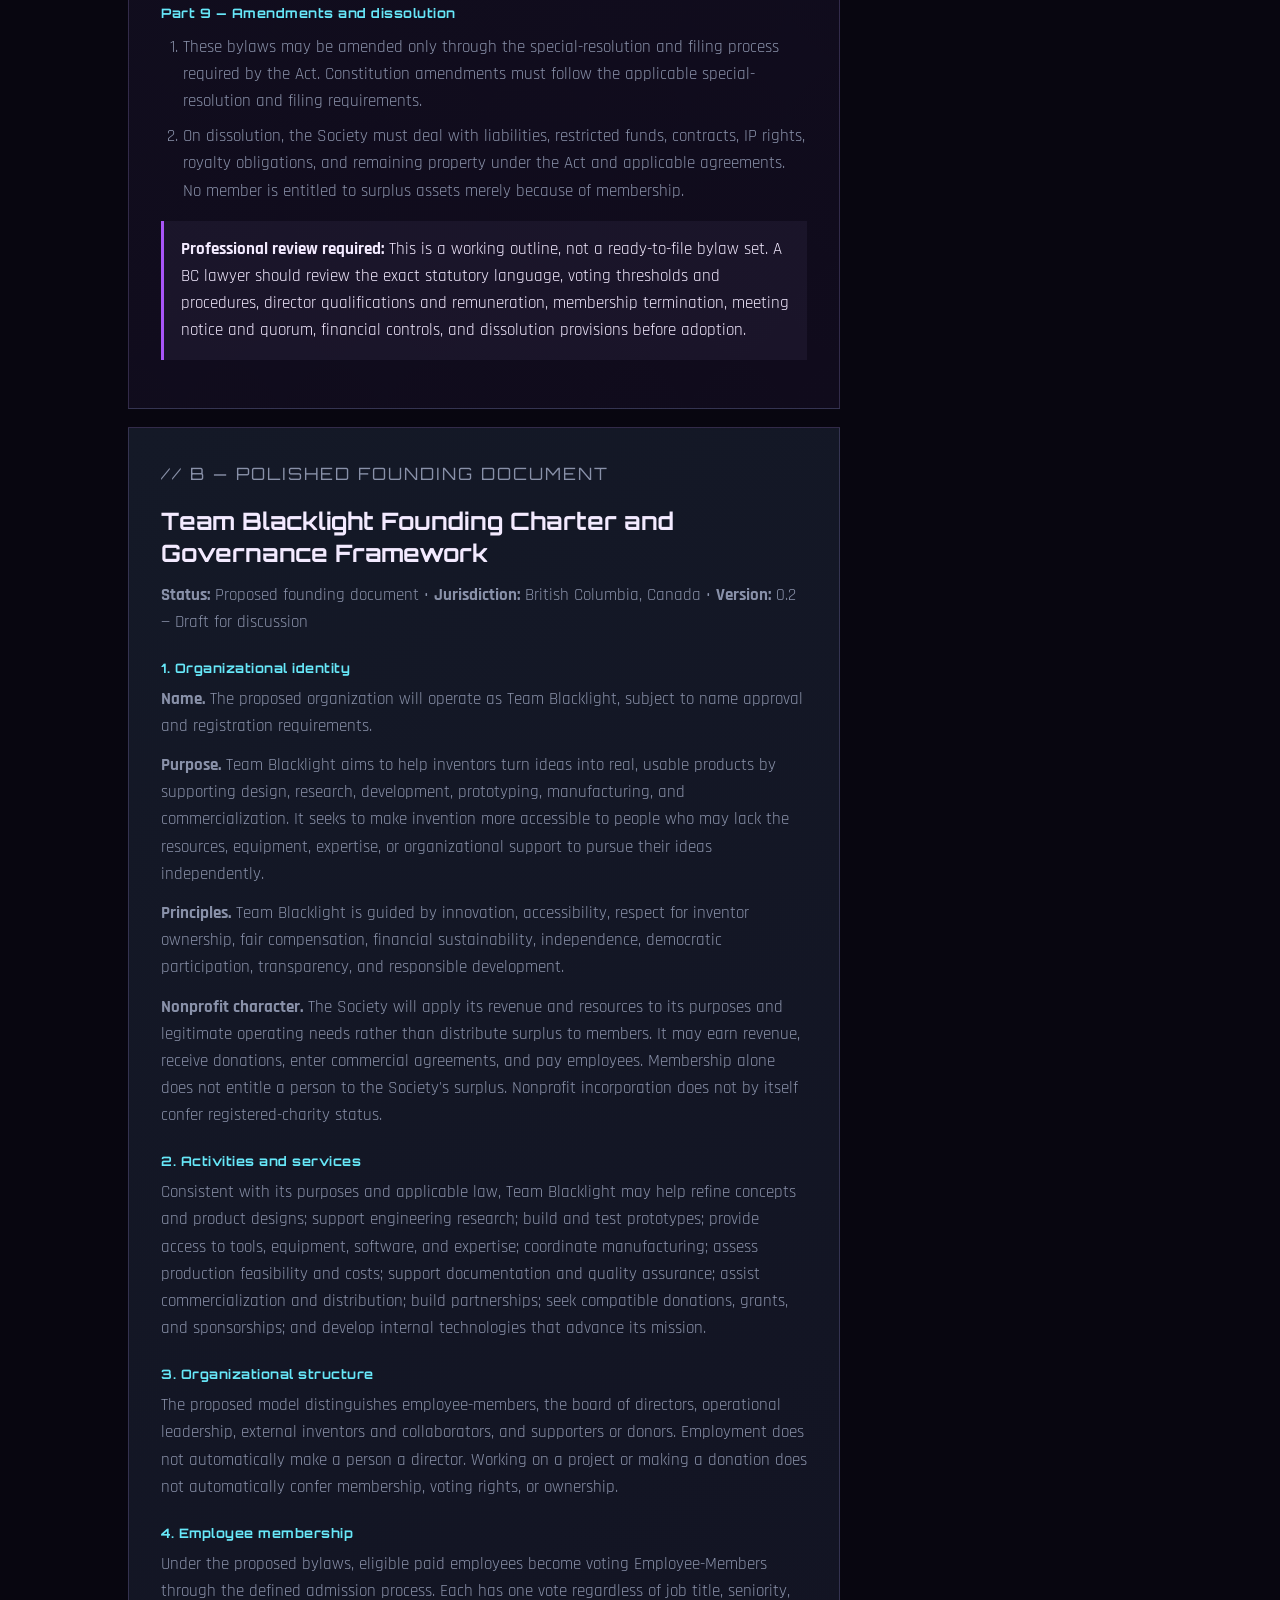
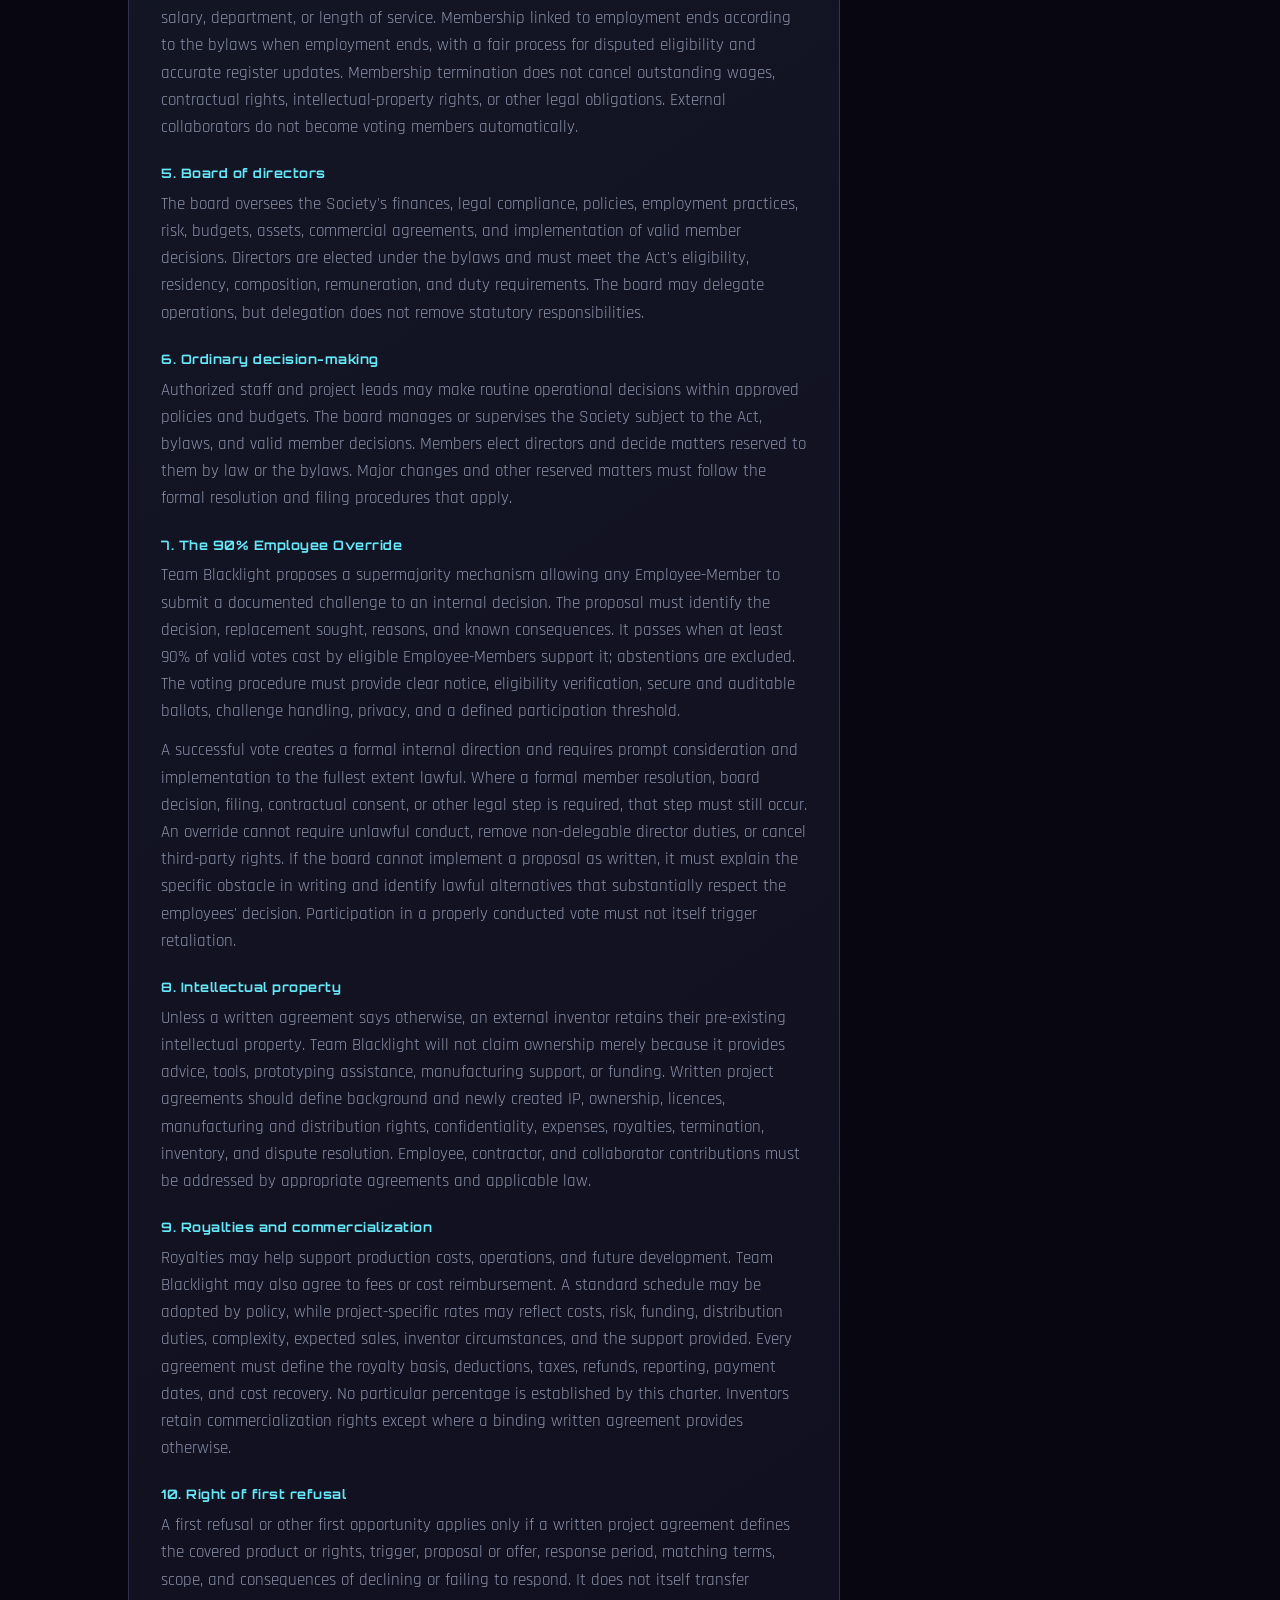
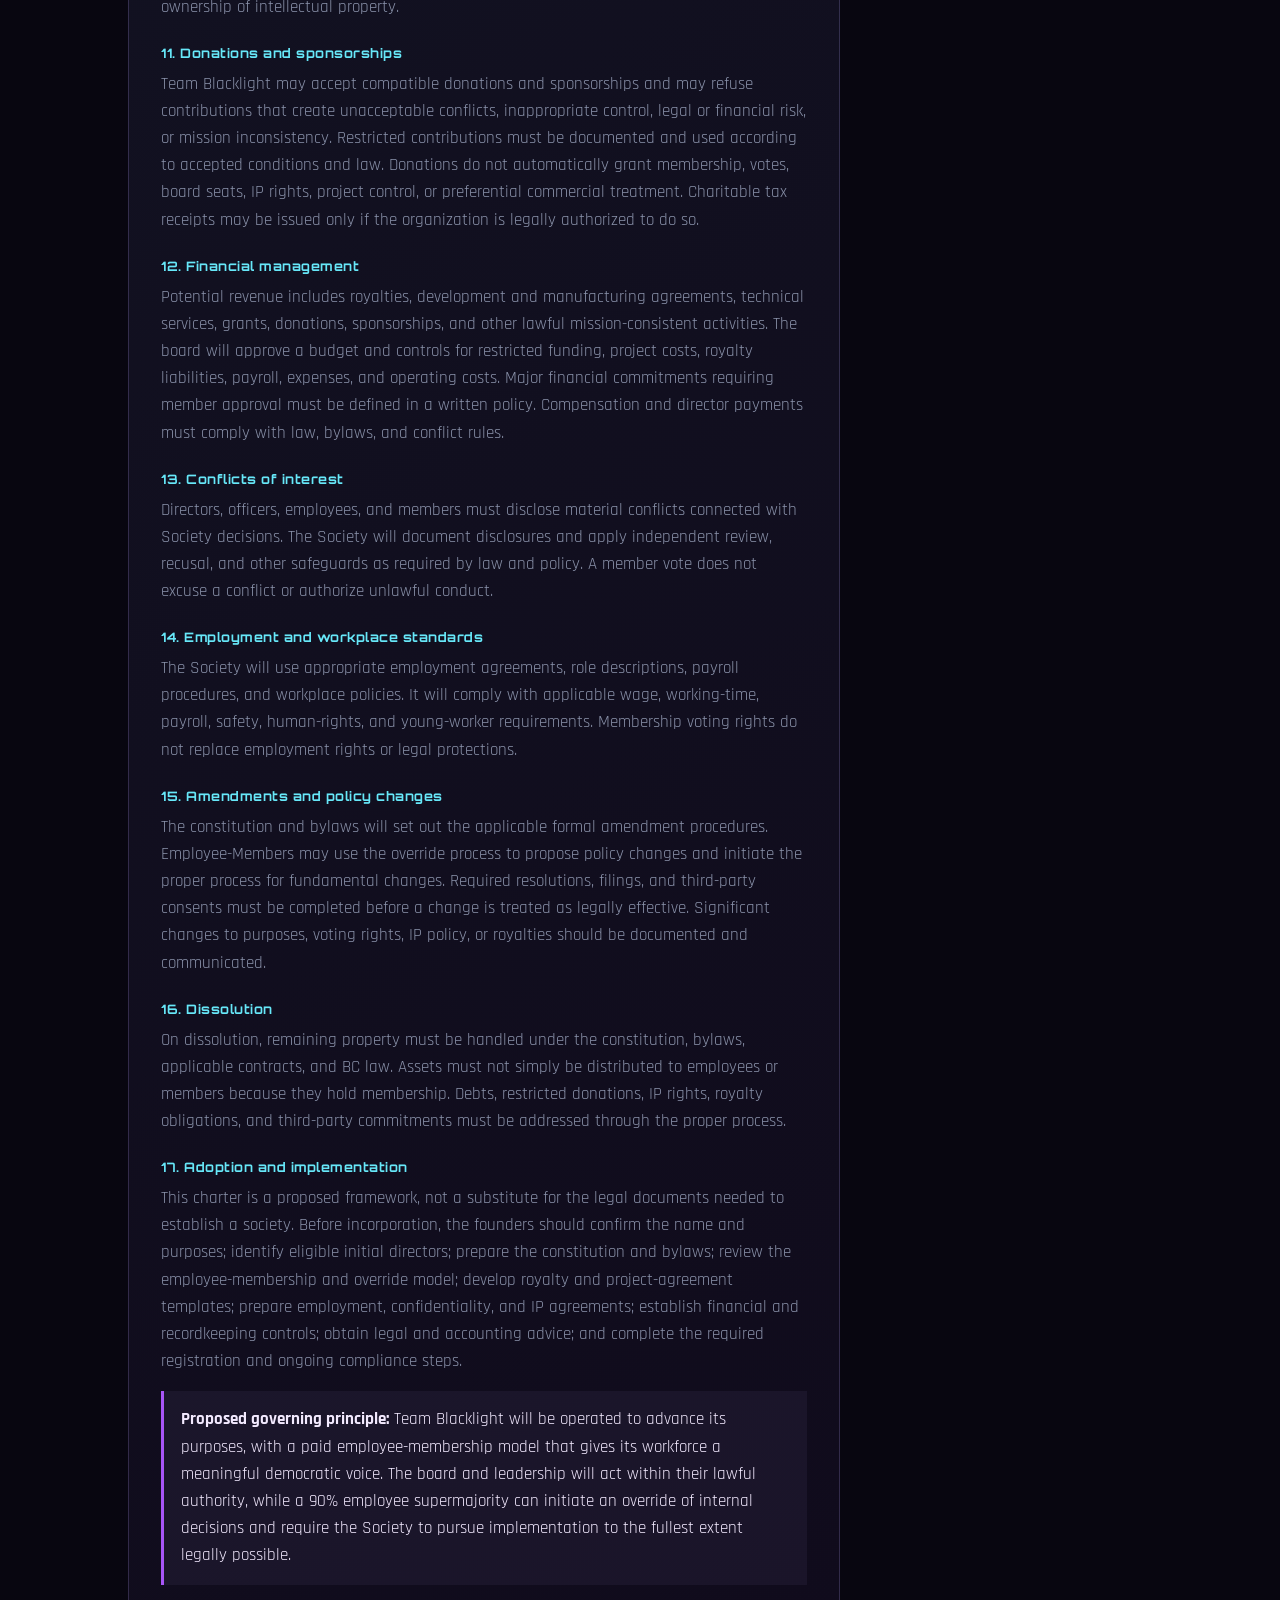
<file: governance.html>
<!DOCTYPE html>
<html lang="en">
<head>
<meta charset="UTF-8">
<meta name="viewport" content="width=device-width, initial-scale=1.0">
<meta name="theme-color" content="#080a10">
<meta name="description" content="Team Blacklight's proposed founding charter, governance review, and draft constitution and bylaws.">
<title>TEAM BLACKLIGHT // GOVERNANCE</title>
<link rel="stylesheet" href="style.css">
<link rel="icon" href="logo.ico" sizes="any">
</head>
<body>
<header class="navbar">
  <a class="logo" href="index.html#home"><span class="logo-mark">◈</span> TEAM BLACKLIGHT<span class="accent">_</span></a>
  <nav aria-label="Main navigation">
    <a href="index.html#projects">PROJECTS</a><a href="index.html#collaborate">COLLABORATE</a>
    <a href="index.html#store">STORE</a><a href="policies.html">POLICIES</a><a href="governance.html" aria-current="page">GOVERNANCE</a>
  </nav>
  <a class="status" href="index.html#home"><span class="status-dot"></span> DRAFT DOCUMENTS</a>
</header>
<main>
<section class="policy-hero">
  <p class="eyebrow">// TEAM BLACKLIGHT / GOVERNANCE FILES</p>
  <h1>FOUNDING CHARTER <span class="gradient-text">&amp; GOVERNANCE</span></h1>
  <p class="policy-lead">A proposed framework for an inventor-support organization, with a paid employee-membership model, transparent commercialization agreements, and a 90% employee supermajority mechanism.</p>
  <div class="policy-status">PROPOSED // NOT ADOPTED // NOT INCORPORATED BY THIS DOCUMENT</div>
  <p class="policy-lead" style="font-size:15px">Version 0.2 • Draft for discussion • British Columbia, Canada • Updated 28 October 2026</p>
</section>
<section class="section">
<div class="policy-layout">
<div class="policy-list">
<article class="policy-card" id="start">
  <p class="eyebrow">// READ THIS FIRST</p><h2>Document status and limits</h2>
  <div class="policy-callout"><p><strong>These are proposals, not adopted legal documents.</strong> Publishing them does not incorporate Team Blacklight, create a society, establish employment, transfer intellectual property, or create royalty obligations. Do not use them as signed contracts or file them without appropriate review.</p></div>
  <p>This page presents three connected work products in the requested order: (A) a preliminary legal and governance issue review, (C) a working constitution and bylaws draft, and (B) a polished founding charter. The constitution and bylaws are deliberately separate: under British Columbia's <em>Societies Act</em>, the constitution states the society's name and purposes, while the bylaws contain its internal governance rules.</p>
  <p>Official references: <a href="https://www.bclaws.gov.bc.ca/civix/document/id/complete/statreg/15018_01" target="_blank" rel="noopener noreferrer">British Columbia Societies Act</a> and the <a href="https://www2.gov.bc.ca/gov/content/employment-business/non-profits-sector/not-for-profit-organizations" target="_blank" rel="noopener noreferrer">Province of British Columbia's not-for-profit guidance</a>. This is general drafting assistance, not legal, tax, accounting, or employment advice. Statutes and regulations can change; a BC lawyer should check the current law and the proposed organization's exact circumstances before adoption.
  </p>
</article>

<article class="policy-card" id="review">
  <p class="eyebrow">// A — PRELIMINARY REVIEW</p><h2>Legal and governance review</h2>
  <p><strong>Overall assessment:</strong> The framework has a coherent mission and useful safeguards, but several provisions need tighter drafting before they can be placed in bylaws or relied on in practice. The most important design issue is reconciling a workforce-wide voting model with statutory board responsibilities and the rule restricting the proportion of directors who may be paid by the society.</p>
  <h3>1. Board composition and paid employee-members</h3>
  <p>For an ordinary BC society, the Act generally requires at least three directors and at least one director ordinarily resident in BC. It also generally requires a majority of directors not to receive remuneration under employment or service contracts with the society (apart from remuneration for being a director). Directors must also satisfy statutory eligibility rules; the general minimum age is 18, subject to any applicable regulatory exception for 16- and 17-year-olds. These are statutory checks, not optional internal targets. See sections 40, 41 and 44 of the Act.</p>
  <p><strong>Design implication:</strong> employees can be voting members, but a board elected from a paid workforce must still maintain the required composition. The bylaws should require eligibility checks before election and throughout each director's term, with vacancies filled promptly. Do not assume that every employee can be a director or that an employee-majority board is automatically lawful.</p>
  <h3>2. Constitution versus bylaws</h3>
  <p>The constitution should contain only the society's name and purposes. Detailed rules about membership, elections, board meetings, voting, financial approvals, and the override belong in the bylaws or separately approved policies. Amendments to purposes and bylaws require the prescribed special-resolution and filing steps before they take legal effect. An informal online poll cannot replace those steps.</p>
  <h3>3. The 90% Employee Override</h3>
  <p>The override is the framework's defining governance idea, but it cannot lawfully operate as an unrestricted power to replace every board decision. The Act assigns directors responsibility to manage or supervise the society's activities and internal affairs and imposes duties to act honestly, in good faith, with appropriate care, and in accordance with the Act, regulations, and bylaws (sections 52–53). A member vote also cannot unilaterally amend a third-party contract or waive a director's legal duties.</p>
  <p><strong>Recommended implementation:</strong> define the override as a formal internal supermajority direction and mandatory reconsideration process. For matters reserved to members, require the proper member meeting or resolution; for bylaw or constitution changes, require the applicable special resolution and filing; for board-reserved matters, require the board to consider the direction promptly, document its decision, and implement it where lawful and within the board's authority. If the board cannot implement a direction, require a reasoned written explanation and lawful alternatives. This preserves the 90% threshold without promising a legally impossible result.</p>
  <p>The proposed 90% denominator is valid votes cast by eligible employee-members, excluding abstentions. The bylaws must also define notice, quorum, voting method, ballot validation, conflicts, privacy, recounts, tie/threshold calculation, and a neutral way to resolve eligibility disputes. Because a 90% threshold is unusually high, consider a minimum participation/quorum rule to prevent a tiny number of votes from being treated as the will of the workforce.</p>
  <h3>4. Employee membership tied to employment</h3>
  <p>The Act allows membership to be admitted and terminated under the bylaws, but membership status and employment status are distinct legal questions. The bylaws should specify the effective date, notice, register update, resignation, disputed termination, and appeal/review process. They should not be used to avoid employment standards, wages owed, human-rights obligations, or contractual remedies. A membership dispute should not itself determine whether an employment termination was lawful.</p>
  <h3>5. Nonprofit operations and revenue</h3>
  <p>A society can earn revenue and pay reasonable compensation while applying its resources to its purposes, but it must not operate as a vehicle for distributing surplus to members. Commercial activity, grants, donations, restricted funding, payroll, GST/PST, income-tax treatment, and possible charitable registration should be reviewed with an accountant or tax professional. Incorporation as a society does not by itself make the organization a registered charity or authorize charitable tax receipts.</p>
  <h3>6. Intellectual property, royalties, and first refusal</h3>
  <p>The inventor-first approach is a good policy default, but ownership and permissions depend on the applicable law and the actual facts, including employee/contractor arrangements and pre-existing contributions. Each project should have a signed agreement before substantial work begins. It should identify background IP, newly created IP, licences or assignments, contributors, open-source dependencies, confidentiality, patent/public-disclosure decisions, manufacturing and distribution rights, royalty basis, audit/reporting rights, expenses, termination, inventory, and dispute resolution.</p>
  <p>A right of first refusal needs precise trigger events, scope, response period, matching procedure, and what happens if the offer changes or the right-holder declines. Royalty terms should state whether the percentage is based on net sales, receipts, or another defined figure; list permitted deductions; address returns and taxes; set payment and reporting intervals; and avoid double-counting cost recovery. Have counsel review enforceability and fairness before using any template with an inventor.</p>
  <h3>7. Conflicts, records, privacy, and employment</h3>
  <p>The conflict policy should track the Act's director-interest rules, including disclosure and recusal where required, and extend clear procedures to staff and members. Member registers and governance records should be retained and accessed as the Act requires, while vote secrecy and applicant/inventor personal information should be protected. Establish retention periods, access controls, breach handling, and an appropriate privacy notice. Employment policies must account for BC employment standards, occupational health and safety, human rights, payroll, and any rules applying to young workers.</p>
  <h3>8. Dissolution and restricted assets</h3>
  <p>The dissolution clause should not promise that assets will simply be transferred to founders, staff, or members. Liabilities, restricted gifts, contracts, IP licences, royalty obligations, and statutory distribution rules must be addressed first. A lawyer should confirm that the final constitution and bylaws use appropriate asset-distribution wording for the selected society type.</p>
  <h3>Pre-incorporation checklist</h3>
  <ol>
    <li>Confirm name availability and the exact society purposes.</li>
    <li>Confirm director eligibility and a compliant initial board.</li>
    <li>Have a BC lawyer review the constitution, bylaws, and override mechanism.</li>
    <li>Confirm tax, payroll, commercial activity, and charitable-status assumptions with an accountant.</li>
    <li>Draft and review employment, IP, confidentiality, royalty, manufacturing, and first-refusal agreements.</li>
    <li>Adopt financial controls, conflict rules, privacy practices, and recordkeeping procedures.</li>
    <li>Complete name reservation, incorporation filing, and ongoing reporting steps.</li>
  </ol>
  <div class="policy-callout"><p><strong>Bottom line:</strong> The 90% principle can be retained as a powerful internal governance commitment. It should be implemented as a defined process that triggers binding member action when legally available and otherwise requires documented reconsideration and lawful implementation—not as a blanket claim that an employee vote overrides the Act.</p></div>
</article>

<article class="policy-card" id="constitution">
  <p class="eyebrow">// C — WORKING LEGAL DRAFT</p><h2>Proposed constitution</h2>
  <p><strong>Drafting note:</strong> This is a short-form constitution draft, limited to the name and purposes as required by the BC Act. The name remains subject to name approval and registration.</p>
  <h3>1. Name</h3>
  <p>The name of the society is <strong>Team Blacklight</strong> (the “Society”), subject to approval and registration under applicable law.</p>
  <h3>2. Purposes</h3>
  <p>The purposes of the Society are:</p>
  <ol>
    <li>To support inventors and creators in researching, designing, developing, prototyping, testing, manufacturing, documenting, and commercializing useful products, technologies, and creative works.</li>
    <li>To improve access to technical knowledge, tools, equipment, expertise, mentorship, and collaborative resources for people developing inventions and products.</li>
    <li>To facilitate responsible research, engineering, product development, manufacturing readiness, quality assurance, and knowledge sharing.</li>
    <li>To establish collaborations and lawful commercial arrangements that advance these purposes, while respecting creators' intellectual-property rights and applying the Society's resources to its purposes.</li>
    <li>To obtain and manage donations, grants, sponsorships, earned revenue, equipment, and other resources consistent with the Society's purposes and applicable law.</li>
  </ol>
  <div class="policy-callout"><p>The final purposes should be checked for legal suitability and consistency with the intended activities and tax treatment before filing.</p></div>
</article>

<article class="policy-card" id="bylaws">
  <p class="eyebrow">// C — WORKING LEGAL DRAFT</p><h2>Proposed bylaws</h2>
  <p><strong>Status:</strong> Working draft for professional review. These clauses are not in force unless adopted through the required incorporation and governance procedures. Numbering and procedural details must be reconciled with the final filing forms and the Society's actual needs.</p>
  <h3>Part 1 — Interpretation and governing law</h3>
  <ol>
    <li>In these bylaws, “Act” means the <em>Societies Act</em> of British Columbia and its regulations, as amended from time to time; “employee-member” means a voting member whose membership category is linked to current employment under these bylaws; and “Override Proposal” means a proposal submitted under Part 7.</li>
    <li>If a bylaw conflicts with the Act or another applicable law, the law prevails and the remaining bylaws continue to apply to the extent possible.</li>
    <li>The Society must apply its income and property to advancing its purposes. No member has a right to receive the Society's surplus merely by reason of membership.</li>
  </ol>
  <h3>Part 2 — Membership</h3>
  <ol>
    <li>The Society has one voting class called “Employee-Members.” Each Employee-Member has one vote. No additional votes are granted because of title, seniority, salary, or department.</li>
    <li>A person becomes eligible for Employee-Membership when they begin paid employment with the Society and are admitted in the manner recorded in the membership register. The Society must give the person the current bylaws and explain membership rights and responsibilities.</li>
    <li>Membership linked to employment ends when employment ends, subject to the effective-date, notice, register-update, and review procedures in a membership policy adopted consistently with these bylaws and the Act. A dispute about employment or membership must be handled separately and fairly; neither status alone decides the other legal question.</li>
    <li>Members may resign in writing. Membership may be suspended or terminated only in accordance with these bylaws and applicable law, with reasonable notice of the grounds and an opportunity to respond where required.</li>
    <li>Inventors, contractors, donors, manufacturers, supporters, and other collaborators are not members solely because they work with or support the Society. Any additional membership class must be created by bylaw amendment and must state eligibility, rights, and obligations.</li>
    <li>The Society must maintain the membership register and other records required by law. Personal information must be handled under the Society's privacy and recordkeeping policies and applicable law.</li>
    <li>A member who disputes eligibility or a register entry may request a written review by a person or committee without a material conflict. The reviewer must provide a reasoned decision within a reasonable time, subject to any statutory rights and remedies.</li>
  </ol>
  <h3>Part 3 — General meetings and member voting</h3>
  <ol>
    <li>The Society must hold annual and other general meetings as required by the Act. Meetings may be electronic where permitted by law and the bylaws, and notices must include participation and voting instructions.</li>
    <li>Notice, quorum, voting methods, proxies if permitted, and the procedure for ordinary and special resolutions must comply with the Act and these bylaws. A special resolution must meet the statutory definition and filing requirements.</li>
    <li>Each Employee-Member has one vote on matters on which members are entitled to vote. Abstentions are not votes cast where the applicable threshold is calculated by votes cast.</li>
    <li>Members may requisition a general meeting in accordance with the Act. Nothing in these bylaws removes or reduces a statutory member right.</li>
    <li>The Society may use secure electronic voting for internal proposals if the voting rules identify eligible voters, notice, authentication, closing time, ballot validity, privacy, audit records, and a process for challenging results. Electronic voting does not replace any formal meeting or resolution required by law.</li>
  </ol>
  <h3>Part 4 — Directors and board</h3>
  <ol>
    <li>The Society must have at least the number of directors required by the Act, and at least one director must be ordinarily resident in British Columbia where the Act requires it. Director eligibility, age, disqualifications, and remuneration must comply with the Act and regulations.</li>
    <li>Directors are elected by voting members at a general meeting. The board should consist of three or more directors, with terms of two years, staggered where practical. The first directors and first-term arrangements must be set out in the incorporation records or an initial member resolution.</li>
    <li>A candidate must provide written consent and confirm eligibility before taking office. The secretary must record nominations, results, terms, resignations, vacancies, and changes required for filing.</li>
    <li>The board manages or supervises the Society's activities and internal affairs, subject to the Act, regulations, constitution, bylaws, and valid member resolutions. It approves the annual budget, financial controls, risk policies, material contracts, and delegated authorities.</li>
    <li>A majority of directors must not receive or be entitled to receive remuneration under employment or service contracts with the Society, except as the Act permits. The secretary and board must monitor compliance continuously. Employment as staff does not automatically qualify a person to serve as a director.</li>
    <li>The board may delegate day-to-day operations to employees, officers, committees, or senior managers, with written limits and reporting. Delegation does not remove statutory duties.</li>
    <li>A director must disclose material conflicts, abstain, leave the discussion where required, and refrain from improperly influencing a decision, consistent with the Act. The disclosure and handling must be recorded.</li>
    <li>The board must meet as needed. Notice, quorum, electronic attendance, written resolutions, minutes, and voting must comply with the Act and a board procedure approved by the directors. Directors may not vote by proxy where prohibited by law.</li>
    <li>Director removal, resignation, vacancy, replacement, and term expiry must follow the Act and these bylaws. Nothing here limits a statutory right to remove a director by special resolution.</li>
  </ol>
  <h3>Part 5 — Officers, staff, and delegated authority</h3>
  <ol>
    <li>The board may appoint a chair, secretary, treasurer, operational lead, and other officers, and may define their responsibilities in a written policy. An officer's title alone does not confer director status or unlimited authority.</li>
    <li>Employees are engaged under separate employment agreements and policies. Membership rights do not replace wages, employment protections, contractual rights, or legal obligations.</li>
    <li>Only persons with documented authority may bind the Society, approve spending, sign contracts, or commit Society assets. Signing and spending limits must be recorded in a financial-control policy.</li>
  </ol>
  <h3>Part 6 — Finance, records, and conflicts</h3>
  <ol>
    <li>The Society must maintain proper accounting records, financial statements, minutes, member and director records, and other records required by the Act. Financial statements must be approved as required by law.</li>
    <li>The board must approve an annual operating budget and a financial-control policy covering bank access, expense approvals, payroll, restricted funds, royalty liabilities, reimbursements, inventory, and reporting.</li>
    <li>The board must establish a documented threshold or criteria for material financial commitments requiring member approval. That policy cannot displace statutory authority or binding contractual obligations.</li>
    <li>Directors, officers, employees, and members must disclose material conflicts of interest. The Society must record disclosures and use recusal or independent review where required or appropriate.</li>
    <li>Donations and sponsorships may be accepted, restricted, refused, or returned only under an approved policy and applicable law. Donations do not automatically confer membership, votes, board seats, IP rights, or project control. The Society must not issue charitable donation receipts unless authorized to do so.</li>
    <li>The Society must adopt appropriate privacy, information-security, retention, workplace-safety, human-rights, and employment-compliance policies.</li>
  </ol>
  <h3>Part 7 — 90% Employee Override</h3>
  <ol>
    <li><strong>Purpose.</strong> The Employee Override gives Employee-Members a formal mechanism to require reconsideration and express a supermajority direction on an internal organizational decision.</li>
    <li><strong>Scope.</strong> An Override Proposal may challenge an internal policy, operational or strategic decision, project selection, royalty policy, intellectual-property policy, or other matter within the Society's lawful authority. It cannot require unlawful conduct, extinguish third-party rights, waive statutory obligations, or remove directors' non-delegable duties.</li>
    <li><strong>Initiation.</strong> Any Employee-Member may submit a written proposal identifying the decision challenged, the replacement decision sought, reasons, and known financial, operational, contractual, or legal consequences. The secretary must acknowledge receipt and arrange an eligibility and completeness check within a reasonable time.</li>
    <li><strong>Notice and ballot.</strong> Eligible Employee-Members must receive the full proposal, neutral explanatory material, voting period, method, eligibility cutoff, and process for raising a challenge. A secure ballot must permit one vote per eligible Employee-Member and protect ballot secrecy to the extent practical while preserving an auditable count.</li>
    <li><strong>Threshold.</strong> An Override Proposal passes only if votes in favour are at least 90% of valid votes cast. Abstentions and invalid ballots are excluded from votes cast. The official record must show the eligible population, ballots received, valid votes for and against, abstentions, invalid ballots, and calculation. A minimum participation threshold and independent ballot verification must be set in an approved voting procedure before the first vote.</li>
    <li><strong>Conflicts and challenges.</strong> A person whose eligibility or conduct is challenged must have a fair opportunity to respond. A person with a material conflict must disclose it; any recusal from a particular vote must be based on an objective, pre-existing rule and not selectively imposed to affect the outcome. A neutral reviewer should decide ballot challenges and preserve a written record.</li>
    <li><strong>Effect.</strong> A successful vote is a formal internal direction and triggers prompt review and implementation to the fullest extent lawful. If the matter is reserved to members, the Society must convene the required meeting or conduct the legally prescribed resolution process. If it concerns a constitution or bylaw amendment, the required special resolution and filing must be completed. If it concerns a matter within board authority, the board must consider the direction promptly and record its decision and implementation plan.</li>
    <li><strong>Board decision and legal limits.</strong> The Override does not automatically replace a director decision where the Act assigns responsibility to the board, does not compel directors to breach their duties, and does not amend a third-party contract. If the board concludes that the proposal cannot be implemented as written, it must issue a written explanation identifying the specific legal, contractual, or governance obstacle and any lawful alternative that substantially respects the vote.</li>
    <li><strong>Timing and records.</strong> The board or responsible officer must publish an implementation status update within 30 days after certification, unless the matter requires a different statutory process or a documented extension. The Society must preserve the proposal, notices, voting eligibility basis, tally, certification, decision, explanation, and implementation records, with appropriate privacy safeguards.</li>
    <li><strong>Non-retaliation.</strong> No person may retaliate against a member or employee solely for participating in a properly conducted Override vote or expressing a good-faith governance view. This does not immunize unrelated misconduct or override lawful employment requirements.</li>
    <li><strong>Review.</strong> The board must review the procedure at least annually with employee-member input. Any amendment to these bylaws must follow the statutory bylaw-amendment process; a vote under this Part cannot bypass it.</li>
  </ol>
  <h3>Part 8 — Intellectual property and commercialization</h3>
  <ol>
    <li>The Society must not assume ownership of an inventor's pre-existing intellectual property merely because it provides advice, equipment, prototyping, funding, or other support.</li>
    <li>Before substantial work begins, a written project agreement should define background IP, newly created IP, ownership, licences, manufacturing/distribution permissions, confidentiality, expenses, royalties, reporting, termination, inventory, and dispute resolution.</li>
    <li>Employee, contractor, and collaborator ownership rights must be addressed in signed agreements and under applicable law. No blanket assignment or licence is created by these bylaws alone.</li>
    <li>The board may approve a standard royalty policy and model agreements. Project-specific terms must be documented and signed by authorized parties before the terms apply.</li>
    <li>A right of first refusal or other first opportunity is effective only where a separate written agreement defines the covered rights, trigger, response period, matching method, scope, and consequences of declining or not responding.</li>
  </ol>
  <h3>Part 9 — Amendments and dissolution</h3>
  <ol>
    <li>These bylaws may be amended only through the special-resolution and filing process required by the Act. Constitution amendments must follow the applicable special-resolution and filing requirements.</li>
    <li>On dissolution, the Society must deal with liabilities, restricted funds, contracts, IP rights, royalty obligations, and remaining property under the Act and applicable agreements. No member is entitled to surplus assets merely because of membership.</li>
  </ol>
  <div class="policy-callout"><p><strong>Professional review required:</strong> This is a working outline, not a ready-to-file bylaw set. A BC lawyer should review the exact statutory language, voting thresholds and procedures, director qualifications and remuneration, membership termination, meeting notice and quorum, financial controls, and dissolution provisions before adoption.</p></div>
</article>

<article class="policy-card" id="charter">
  <p class="eyebrow">// B — POLISHED FOUNDING DOCUMENT</p><h2>Team Blacklight Founding Charter and Governance Framework</h2>
  <p><strong>Status:</strong> Proposed founding document • <strong>Jurisdiction:</strong> British Columbia, Canada • <strong>Version:</strong> 0.2 — Draft for discussion</p>
  <h3>1. Organizational identity</h3>
  <p><strong>Name.</strong> The proposed organization will operate as Team Blacklight, subject to name approval and registration requirements.</p>
  <p><strong>Purpose.</strong> Team Blacklight aims to help inventors turn ideas into real, usable products by supporting design, research, development, prototyping, manufacturing, and commercialization. It seeks to make invention more accessible to people who may lack the resources, equipment, expertise, or organizational support to pursue their ideas independently.</p>
  <p><strong>Principles.</strong> Team Blacklight is guided by innovation, accessibility, respect for inventor ownership, fair compensation, financial sustainability, independence, democratic participation, transparency, and responsible development.</p>
  <p><strong>Nonprofit character.</strong> The Society will apply its revenue and resources to its purposes and legitimate operating needs rather than distribute surplus to members. It may earn revenue, receive donations, enter commercial agreements, and pay employees. Membership alone does not entitle a person to the Society's surplus. Nonprofit incorporation does not by itself confer registered-charity status.</p>
  <h3>2. Activities and services</h3>
  <p>Consistent with its purposes and applicable law, Team Blacklight may help refine concepts and product designs; support engineering research; build and test prototypes; provide access to tools, equipment, software, and expertise; coordinate manufacturing; assess production feasibility and costs; support documentation and quality assurance; assist commercialization and distribution; build partnerships; seek compatible donations, grants, and sponsorships; and develop internal technologies that advance its mission.</p>
  <h3>3. Organizational structure</h3>
  <p>The proposed model distinguishes employee-members, the board of directors, operational leadership, external inventors and collaborators, and supporters or donors. Employment does not automatically make a person a director. Working on a project or making a donation does not automatically confer membership, voting rights, or ownership.</p>
  <h3>4. Employee membership</h3>
  <p>Under the proposed bylaws, eligible paid employees become voting Employee-Members through the defined admission process. Each has one vote regardless of job title, seniority, salary, department, or length of service. Membership linked to employment ends according to the bylaws when employment ends, with a fair process for disputed eligibility and accurate register updates. Membership termination does not cancel outstanding wages, contractual rights, intellectual-property rights, or other legal obligations. External collaborators do not become voting members automatically.</p>
  <h3>5. Board of directors</h3>
  <p>The board oversees the Society's finances, legal compliance, policies, employment practices, risk, budgets, assets, commercial agreements, and implementation of valid member decisions. Directors are elected under the bylaws and must meet the Act's eligibility, residency, composition, remuneration, and duty requirements. The board may delegate operations, but delegation does not remove statutory responsibilities.</p>
  <h3>6. Ordinary decision-making</h3>
  <p>Authorized staff and project leads may make routine operational decisions within approved policies and budgets. The board manages or supervises the Society subject to the Act, bylaws, and valid member decisions. Members elect directors and decide matters reserved to them by law or the bylaws. Major changes and other reserved matters must follow the formal resolution and filing procedures that apply.</p>
  <h3>7. The 90% Employee Override</h3>
  <p>Team Blacklight proposes a supermajority mechanism allowing any Employee-Member to submit a documented challenge to an internal decision. The proposal must identify the decision, replacement sought, reasons, and known consequences. It passes when at least 90% of valid votes cast by eligible Employee-Members support it; abstentions are excluded. The voting procedure must provide clear notice, eligibility verification, secure and auditable ballots, challenge handling, privacy, and a defined participation threshold.</p>
  <p>A successful vote creates a formal internal direction and requires prompt consideration and implementation to the fullest extent lawful. Where a formal member resolution, board decision, filing, contractual consent, or other legal step is required, that step must still occur. An override cannot require unlawful conduct, remove non-delegable director duties, or cancel third-party rights. If the board cannot implement a proposal as written, it must explain the specific obstacle in writing and identify lawful alternatives that substantially respect the employees' decision. Participation in a properly conducted vote must not itself trigger retaliation.</p>
  <h3>8. Intellectual property</h3>
  <p>Unless a written agreement says otherwise, an external inventor retains their pre-existing intellectual property. Team Blacklight will not claim ownership merely because it provides advice, tools, prototyping assistance, manufacturing support, or funding. Written project agreements should define background and newly created IP, ownership, licences, manufacturing and distribution rights, confidentiality, expenses, royalties, termination, inventory, and dispute resolution. Employee, contractor, and collaborator contributions must be addressed by appropriate agreements and applicable law.</p>
  <h3>9. Royalties and commercialization</h3>
  <p>Royalties may help support production costs, operations, and future development. Team Blacklight may also agree to fees or cost reimbursement. A standard schedule may be adopted by policy, while project-specific rates may reflect costs, risk, funding, distribution duties, complexity, expected sales, inventor circumstances, and the support provided. Every agreement must define the royalty basis, deductions, taxes, refunds, reporting, payment dates, and cost recovery. No particular percentage is established by this charter. Inventors retain commercialization rights except where a binding written agreement provides otherwise.</p>
  <h3>10. Right of first refusal</h3>
  <p>A first refusal or other first opportunity applies only if a written project agreement defines the covered product or rights, trigger, proposal or offer, response period, matching terms, scope, and consequences of declining or failing to respond. It does not itself transfer ownership of intellectual property.</p>
  <h3>11. Donations and sponsorships</h3>
  <p>Team Blacklight may accept compatible donations and sponsorships and may refuse contributions that create unacceptable conflicts, inappropriate control, legal or financial risk, or mission inconsistency. Restricted contributions must be documented and used according to accepted conditions and law. Donations do not automatically grant membership, votes, board seats, IP rights, project control, or preferential commercial treatment. Charitable tax receipts may be issued only if the organization is legally authorized to do so.</p>
  <h3>12. Financial management</h3>
  <p>Potential revenue includes royalties, development and manufacturing agreements, technical services, grants, donations, sponsorships, and other lawful mission-consistent activities. The board will approve a budget and controls for restricted funding, project costs, royalty liabilities, payroll, expenses, and operating costs. Major financial commitments requiring member approval must be defined in a written policy. Compensation and director payments must comply with law, bylaws, and conflict rules.</p>
  <h3>13. Conflicts of interest</h3>
  <p>Directors, officers, employees, and members must disclose material conflicts connected with Society decisions. The Society will document disclosures and apply independent review, recusal, and other safeguards as required by law and policy. A member vote does not excuse a conflict or authorize unlawful conduct.</p>
  <h3>14. Employment and workplace standards</h3>
  <p>The Society will use appropriate employment agreements, role descriptions, payroll procedures, and workplace policies. It will comply with applicable wage, working-time, payroll, safety, human-rights, and young-worker requirements. Membership voting rights do not replace employment rights or legal protections.</p>
  <h3>15. Amendments and policy changes</h3>
  <p>The constitution and bylaws will set out the applicable formal amendment procedures. Employee-Members may use the override process to propose policy changes and initiate the proper process for fundamental changes. Required resolutions, filings, and third-party consents must be completed before a change is treated as legally effective. Significant changes to purposes, voting rights, IP policy, or royalties should be documented and communicated.</p>
  <h3>16. Dissolution</h3>
  <p>On dissolution, remaining property must be handled under the constitution, bylaws, applicable contracts, and BC law. Assets must not simply be distributed to employees or members because they hold membership. Debts, restricted donations, IP rights, royalty obligations, and third-party commitments must be addressed through the proper process.</p>
  <h3>17. Adoption and implementation</h3>
  <p>This charter is a proposed framework, not a substitute for the legal documents needed to establish a society. Before incorporation, the founders should confirm the name and purposes; identify eligible initial directors; prepare the constitution and bylaws; review the employee-membership and override model; develop royalty and project-agreement templates; prepare employment, confidentiality, and IP agreements; establish financial and recordkeeping controls; obtain legal and accounting advice; and complete the required registration and ongoing compliance steps.</p>
  <div class="policy-callout"><p><strong>Proposed governing principle:</strong> Team Blacklight will be operated to advance its purposes, with a paid employee-membership model that gives its workforce a meaningful democratic voice. The board and leadership will act within their lawful authority, while a 90% employee supermajority can initiate an override of internal decisions and require the Society to pursue implementation to the fullest extent legally possible.</p></div>
</article>

<article class="policy-card" id="sources">
  <p class="eyebrow">// REFERENCES &amp; NEXT STEPS</p><h2>Official references</h2>
  <ul>
    <li><a href="https://www.bclaws.gov.bc.ca/civix/document/id/complete/statreg/15018_01" target="_blank" rel="noopener noreferrer">BC Societies Act — current consolidated statute</a>. Key areas reviewed include sections 10–17 (constitution, bylaws and amendments), 40–44 (directors), 52–53 (board management and duties), 67–70 (membership), and the Act's meeting and special-resolution rules.</li>
    <li><a href="https://www2.gov.bc.ca/gov/content/employment-business/non-profits-sector/not-for-profit-organizations" target="_blank" rel="noopener noreferrer">Province of British Columbia — Not-for-profit organizations</a>.</li>
  </ul>
  <p>This page was prepared as a discussion draft on 28 October 2026. Check the current statute and regulations again before using it. A BC lawyer and qualified accountant should review the final documents before incorporation or commercial use.</p>
  <div class="policy-back"><a class="button primary" href="index.html#home">RETURN TO HOME ↗</a><a class="button secondary" href="policies.html">VIEW POLICIES</a></div>
</article>
</div>
<aside class="policy-index"><h2>DOCUMENT INDEX</h2><nav aria-label="Governance document sections">
<a href="#start">Read first / status</a><a href="#review">A / Legal review</a><a href="#constitution">C / Constitution draft</a><a href="#bylaws">C / Bylaws draft</a><a href="#charter">B / Polished charter</a><a href="#sources">Official references</a>
</nav></aside>
</div>
</section>
</main>
<footer><a class="logo" href="index.html#home">◈ TEAM BLACKLIGHT<span class="accent">_</span></a><span>GOVERNANCE DRAFTS // FOR REVIEW</span><nav class="footer-links"><a href="policies.html">POLICIES</a> · <a href="index.html#home">RETURN TO SITE ↑</a></nav></footer>
</body>
</html>
</file>
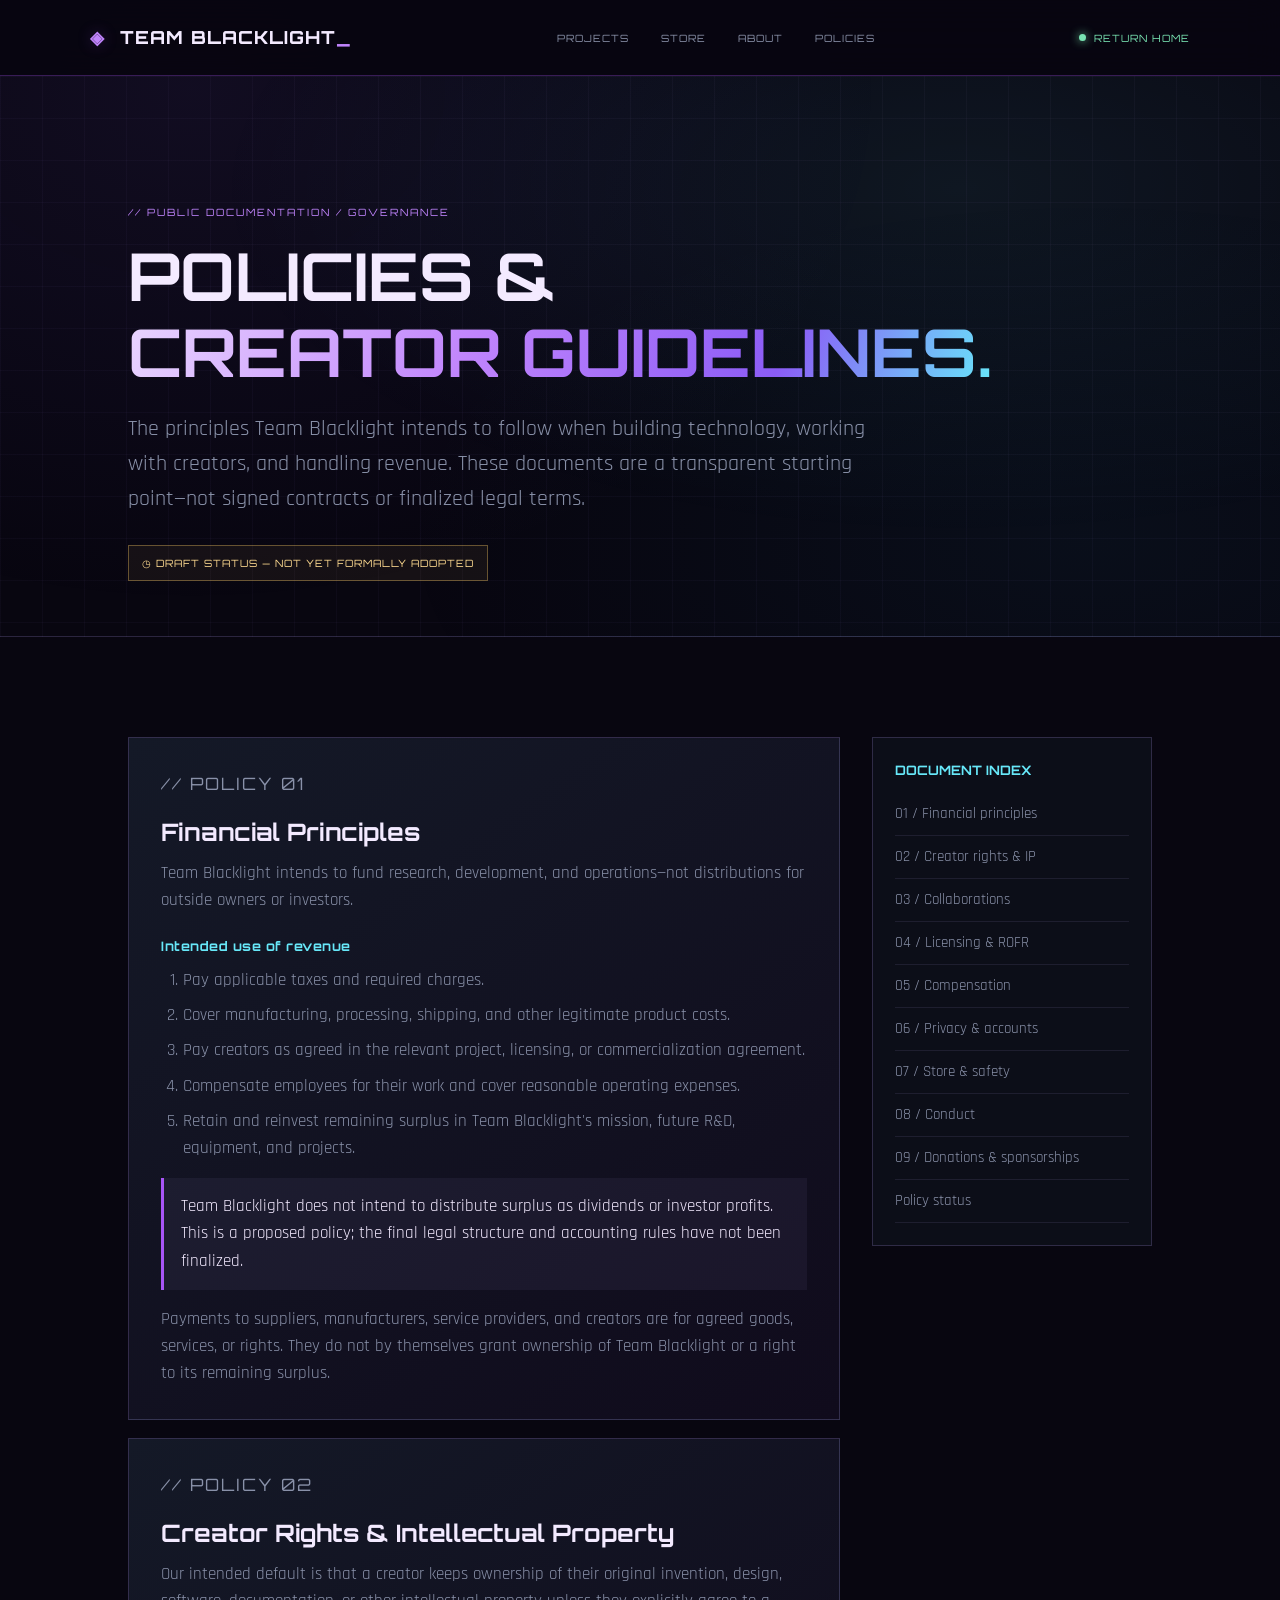
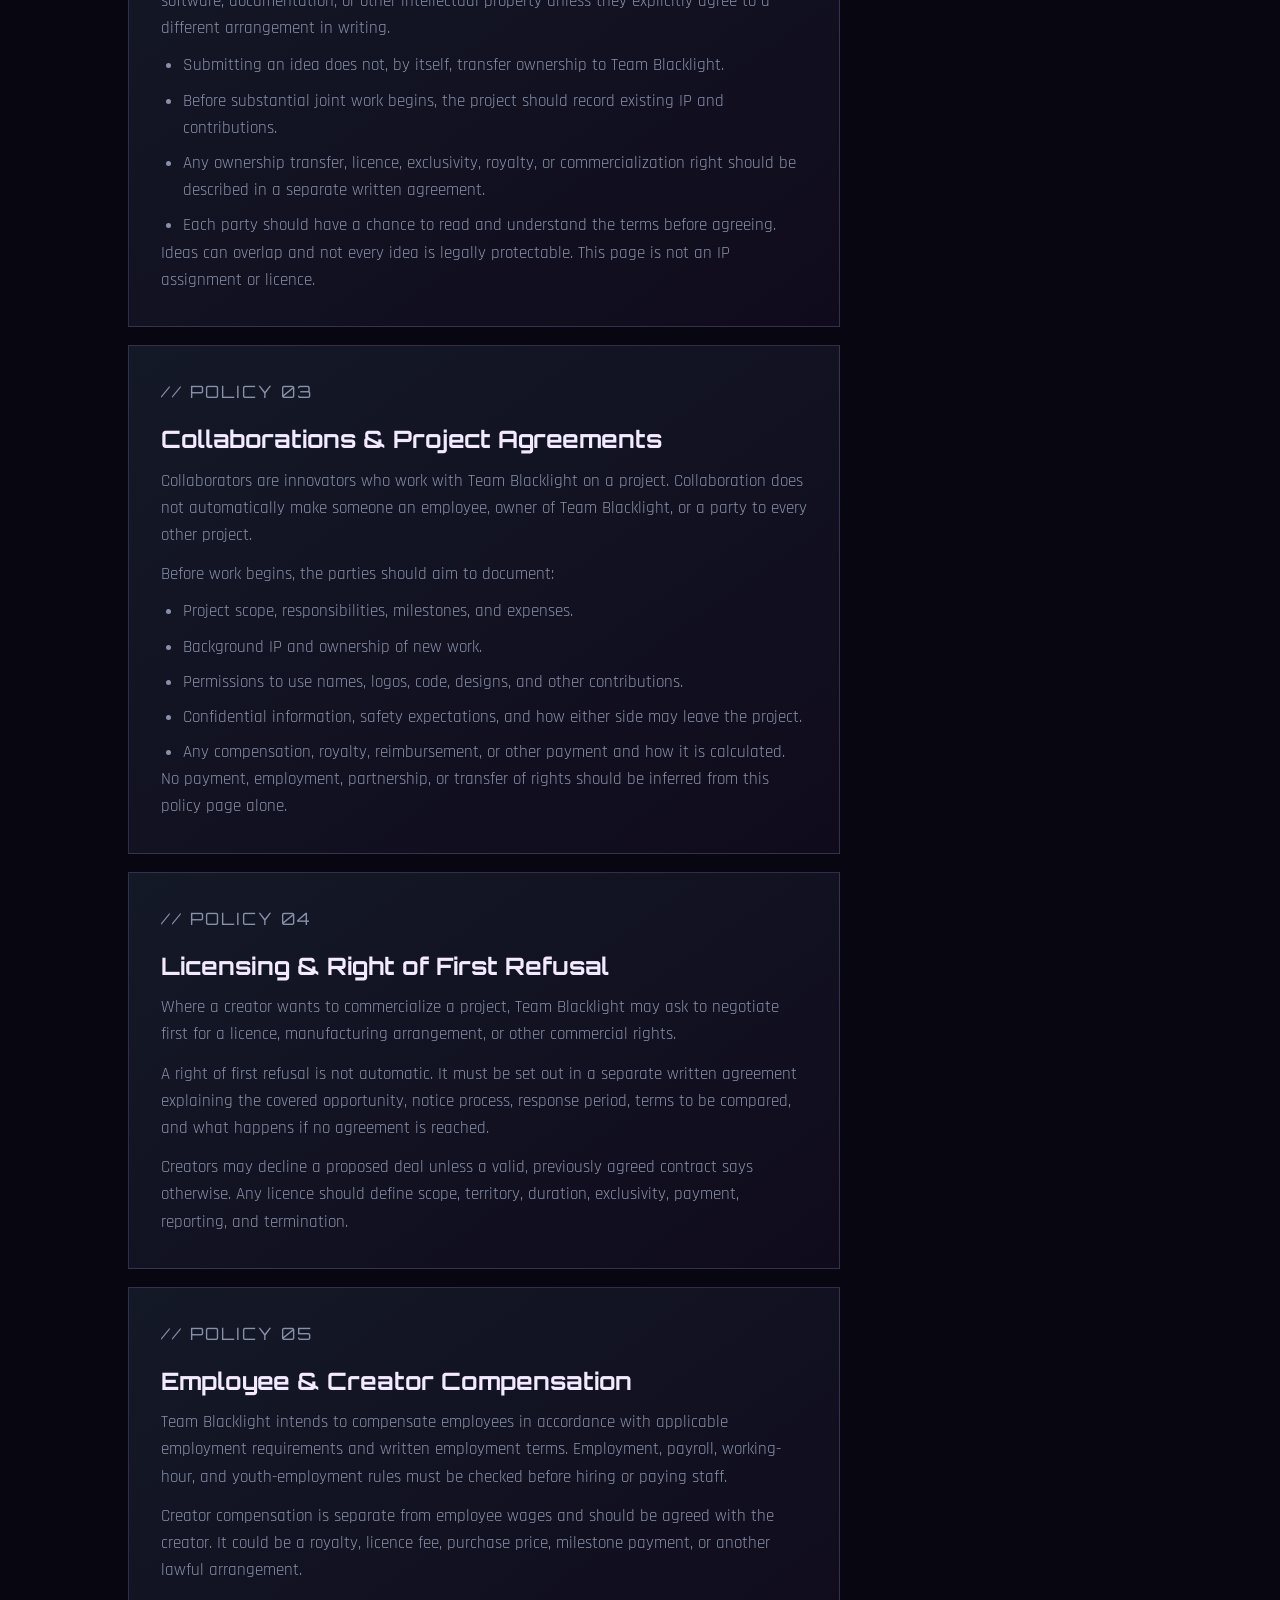
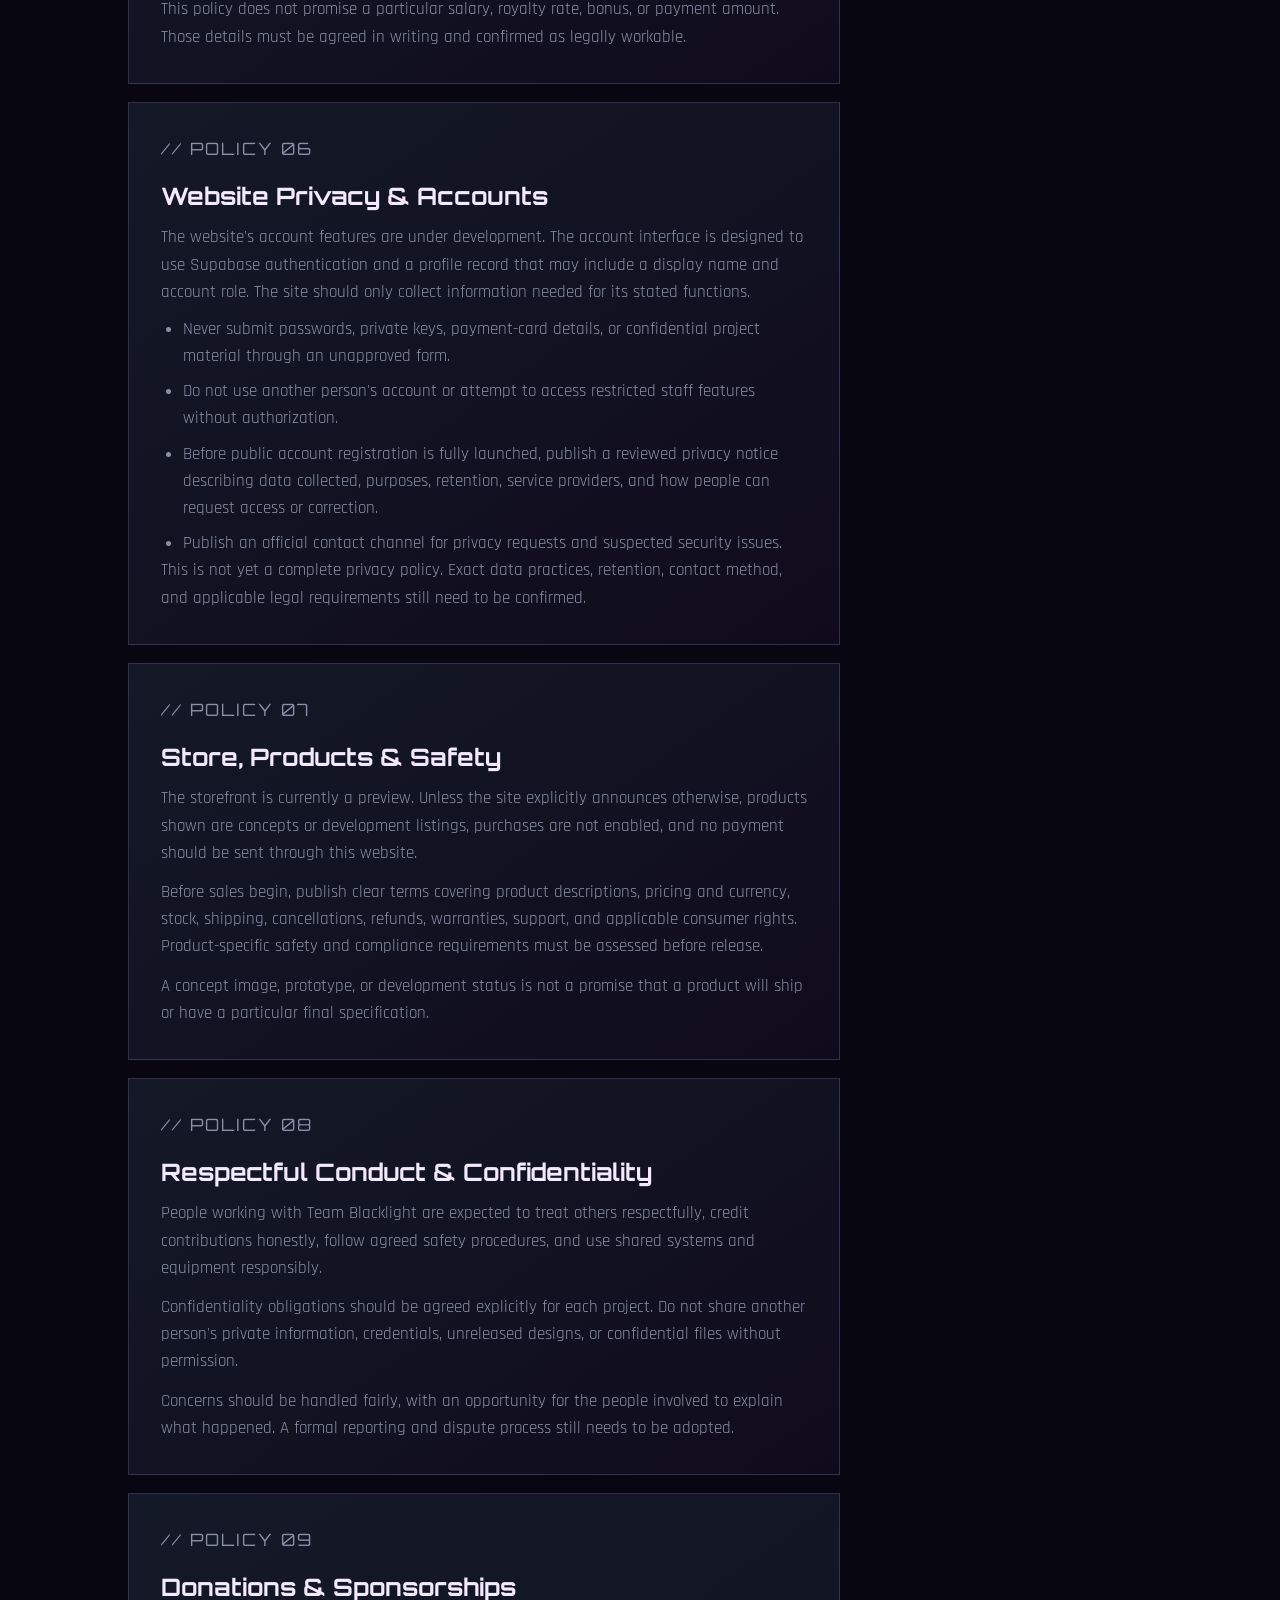
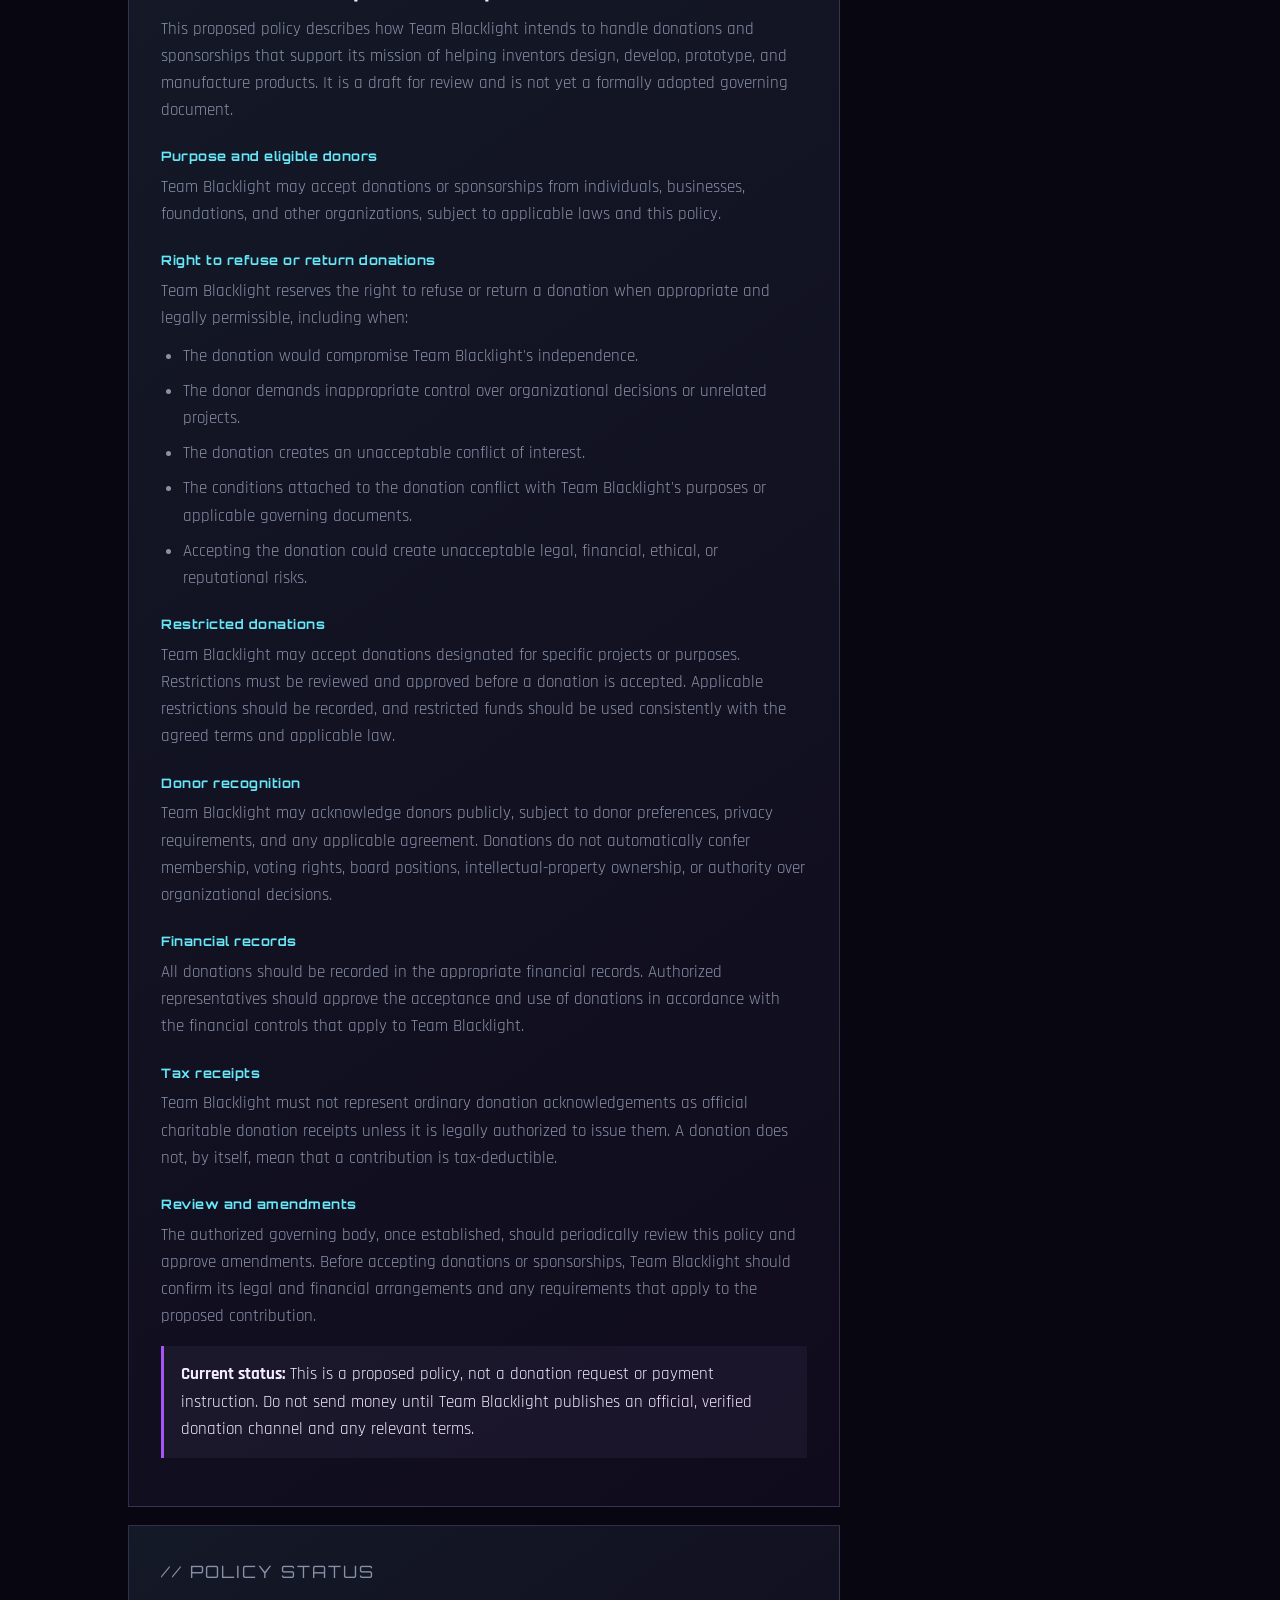
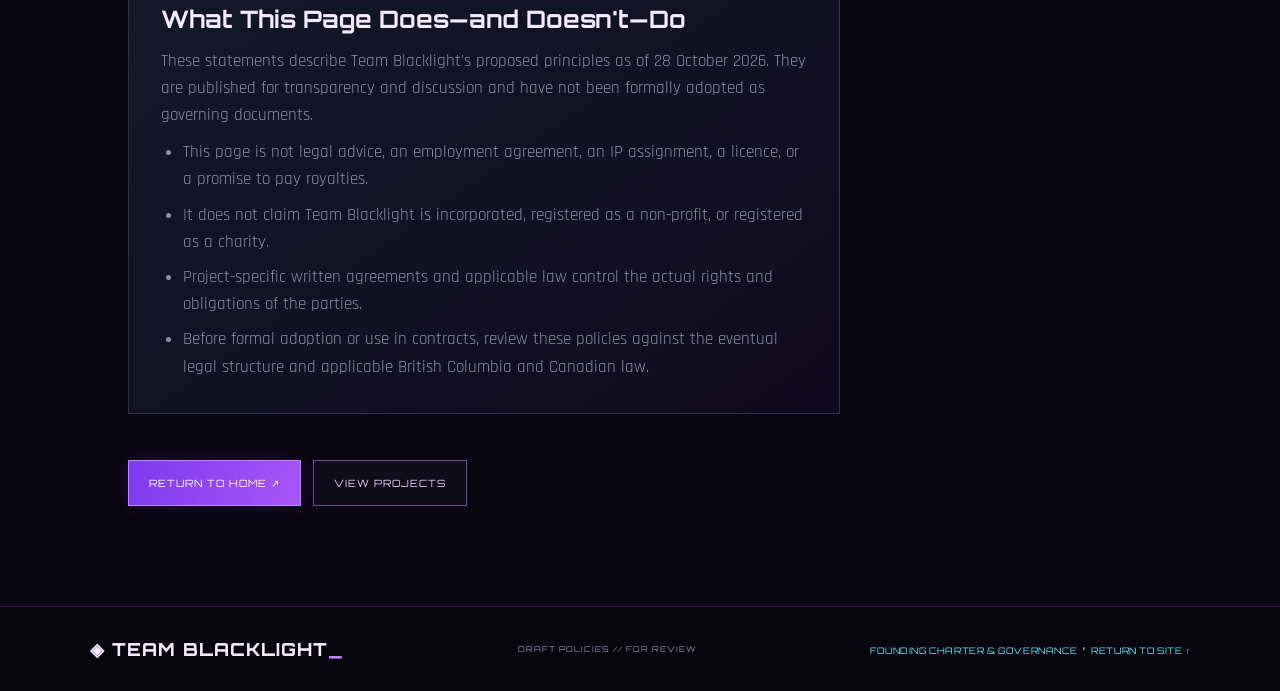
<file: policies.html>
<!DOCTYPE html>
<html lang="en">
<head>
<meta charset="UTF-8">
<meta name="viewport" content="width=device-width, initial-scale=1.0">
<meta name="theme-color" content="#080a10">
<meta name="description" content="Draft policies, creator guidelines, and donation principles for Team Blacklight.">
<title>TEAM BLACKLIGHT // POLICIES</title>
<link rel="stylesheet" href="style.css">
<link rel="icon" href="logo.ico" sizes="any">
</head>
<body>
<header class="navbar">
<a class="logo" href="index.html#home"><span class="logo-mark">◈</span> TEAM BLACKLIGHT<span class="accent">_</span></a>
<nav aria-label="Main navigation">
<a href="index.html#projects">PROJECTS</a><a href="index.html#store">STORE</a><a href="index.html#about">ABOUT</a><a href="policies.html" aria-current="page">POLICIES</a>
</nav>
<a class="status" href="index.html#home"><span class="status-dot"></span> RETURN HOME</a>
</header>
<main>
<section class="policy-hero">
<p class="eyebrow">// PUBLIC DOCUMENTATION / GOVERNANCE</p>
<h1>POLICIES &amp;<br><span class="gradient-text">CREATOR GUIDELINES.</span></h1>
<p class="policy-lead">The principles Team Blacklight intends to follow when building technology, working with creators, and handling revenue. These documents are a transparent starting point—not signed contracts or finalized legal terms.</p>
<div class="policy-status">◷ DRAFT STATUS — NOT YET FORMALLY ADOPTED</div>
</section>
<section class="section">
<div class="policy-layout">
<div class="policy-list">
<article class="policy-card" id="financial-principles">
<p class="eyebrow">// POLICY 01</p><h2>Financial Principles</h2>
<p>Team Blacklight intends to fund research, development, and operations—not distributions for outside owners or investors.</p>
<h3>Intended use of revenue</h3><ol>
<li>Pay applicable taxes and required charges.</li><li>Cover manufacturing, processing, shipping, and other legitimate product costs.</li>
<li>Pay creators as agreed in the relevant project, licensing, or commercialization agreement.</li><li>Compensate employees for their work and cover reasonable operating expenses.</li>
<li>Retain and reinvest remaining surplus in Team Blacklight's mission, future R&amp;D, equipment, and projects.</li>
</ol>
<div class="policy-callout"><p>Team Blacklight does not intend to distribute surplus as dividends or investor profits. This is a proposed policy; the final legal structure and accounting rules have not been finalized.</p></div>
<p>Payments to suppliers, manufacturers, service providers, and creators are for agreed goods, services, or rights. They do not by themselves grant ownership of Team Blacklight or a right to its remaining surplus.</p>
</article>
<article class="policy-card" id="creator-rights">
<p class="eyebrow">// POLICY 02</p><h2>Creator Rights &amp; Intellectual Property</h2>
<p>Our intended default is that a creator keeps ownership of their original invention, design, software, documentation, or other intellectual property unless they explicitly agree to a different arrangement in writing.</p>
<ul><li>Submitting an idea does not, by itself, transfer ownership to Team Blacklight.</li><li>Before substantial joint work begins, the project should record existing IP and contributions.</li><li>Any ownership transfer, licence, exclusivity, royalty, or commercialization right should be described in a separate written agreement.</li><li>Each party should have a chance to read and understand the terms before agreeing.</li></ul>
<p>Ideas can overlap and not every idea is legally protectable. This page is not an IP assignment or licence.</p>
</article>
<article class="policy-card" id="collaborations">
<p class="eyebrow">// POLICY 03</p><h2>Collaborations &amp; Project Agreements</h2>
<p>Collaborators are innovators who work with Team Blacklight on a project. Collaboration does not automatically make someone an employee, owner of Team Blacklight, or a party to every other project.</p>
<p>Before work begins, the parties should aim to document:</p>
<ul><li>Project scope, responsibilities, milestones, and expenses.</li><li>Background IP and ownership of new work.</li><li>Permissions to use names, logos, code, designs, and other contributions.</li><li>Confidential information, safety expectations, and how either side may leave the project.</li><li>Any compensation, royalty, reimbursement, or other payment and how it is calculated.</li></ul>
<p>No payment, employment, partnership, or transfer of rights should be inferred from this policy page alone.</p>
</article>
<article class="policy-card" id="commercialization">
<p class="eyebrow">// POLICY 04</p><h2>Licensing &amp; Right of First Refusal</h2>
<p>Where a creator wants to commercialize a project, Team Blacklight may ask to negotiate first for a licence, manufacturing arrangement, or other commercial rights.</p>
<p>A right of first refusal is not automatic. It must be set out in a separate written agreement explaining the covered opportunity, notice process, response period, terms to be compared, and what happens if no agreement is reached.</p>
<p>Creators may decline a proposed deal unless a valid, previously agreed contract says otherwise. Any licence should define scope, territory, duration, exclusivity, payment, reporting, and termination.</p>
</article>
<article class="policy-card" id="compensation">
<p class="eyebrow">// POLICY 05</p><h2>Employee &amp; Creator Compensation</h2>
<p>Team Blacklight intends to compensate employees in accordance with applicable employment requirements and written employment terms. Employment, payroll, working-hour, and youth-employment rules must be checked before hiring or paying staff.</p>
<p>Creator compensation is separate from employee wages and should be agreed with the creator. It could be a royalty, licence fee, purchase price, milestone payment, or another lawful arrangement.</p>
<p>This policy does not promise a particular salary, royalty rate, bonus, or payment amount. Those details must be agreed in writing and confirmed as legally workable.</p>
</article>
<article class="policy-card" id="privacy">
<p class="eyebrow">// POLICY 06</p><h2>Website Privacy &amp; Accounts</h2>
<p>The website's account features are under development. The account interface is designed to use Supabase authentication and a profile record that may include a display name and account role. The site should only collect information needed for its stated functions.</p>
<ul><li>Never submit passwords, private keys, payment-card details, or confidential project material through an unapproved form.</li><li>Do not use another person's account or attempt to access restricted staff features without authorization.</li><li>Before public account registration is fully launched, publish a reviewed privacy notice describing data collected, purposes, retention, service providers, and how people can request access or correction.</li><li>Publish an official contact channel for privacy requests and suspected security issues.</li></ul>
<p>This is not yet a complete privacy policy. Exact data practices, retention, contact method, and applicable legal requirements still need to be confirmed.</p>
</article>
<article class="policy-card" id="store">
<p class="eyebrow">// POLICY 07</p><h2>Store, Products &amp; Safety</h2>
<p>The storefront is currently a preview. Unless the site explicitly announces otherwise, products shown are concepts or development listings, purchases are not enabled, and no payment should be sent through this website.</p>
<p>Before sales begin, publish clear terms covering product descriptions, pricing and currency, stock, shipping, cancellations, refunds, warranties, support, and applicable consumer rights. Product-specific safety and compliance requirements must be assessed before release.</p>
<p>A concept image, prototype, or development status is not a promise that a product will ship or have a particular final specification.</p>
</article>
<article class="policy-card" id="conduct">
<p class="eyebrow">// POLICY 08</p><h2>Respectful Conduct &amp; Confidentiality</h2>
<p>People working with Team Blacklight are expected to treat others respectfully, credit contributions honestly, follow agreed safety procedures, and use shared systems and equipment responsibly.</p>
<p>Confidentiality obligations should be agreed explicitly for each project. Do not share another person's private information, credentials, unreleased designs, or confidential files without permission.</p>
<p>Concerns should be handled fairly, with an opportunity for the people involved to explain what happened. A formal reporting and dispute process still needs to be adopted.</p>
</article>
<article class="policy-card" id="donations">
<p class="eyebrow">// POLICY 09</p><h2>Donations &amp; Sponsorships</h2>
<p>This proposed policy describes how Team Blacklight intends to handle donations and sponsorships that support its mission of helping inventors design, develop, prototype, and manufacture products. It is a draft for review and is not yet a formally adopted governing document.</p>
<h3>Purpose and eligible donors</h3>
<p>Team Blacklight may accept donations or sponsorships from individuals, businesses, foundations, and other organizations, subject to applicable laws and this policy.</p>
<h3>Right to refuse or return donations</h3>
<p>Team Blacklight reserves the right to refuse or return a donation when appropriate and legally permissible, including when:</p>
<ul>
<li>The donation would compromise Team Blacklight's independence.</li>
<li>The donor demands inappropriate control over organizational decisions or unrelated projects.</li>
<li>The donation creates an unacceptable conflict of interest.</li>
<li>The conditions attached to the donation conflict with Team Blacklight's purposes or applicable governing documents.</li>
<li>Accepting the donation could create unacceptable legal, financial, ethical, or reputational risks.</li>
</ul>
<h3>Restricted donations</h3>
<p>Team Blacklight may accept donations designated for specific projects or purposes. Restrictions must be reviewed and approved before a donation is accepted. Applicable restrictions should be recorded, and restricted funds should be used consistently with the agreed terms and applicable law.</p>
<h3>Donor recognition</h3>
<p>Team Blacklight may acknowledge donors publicly, subject to donor preferences, privacy requirements, and any applicable agreement. Donations do not automatically confer membership, voting rights, board positions, intellectual-property ownership, or authority over organizational decisions.</p>
<h3>Financial records</h3>
<p>All donations should be recorded in the appropriate financial records. Authorized representatives should approve the acceptance and use of donations in accordance with the financial controls that apply to Team Blacklight.</p>
<h3>Tax receipts</h3>
<p>Team Blacklight must not represent ordinary donation acknowledgements as official charitable donation receipts unless it is legally authorized to issue them. A donation does not, by itself, mean that a contribution is tax-deductible.</p>
<h3>Review and amendments</h3>
<p>The authorized governing body, once established, should periodically review this policy and approve amendments. Before accepting donations or sponsorships, Team Blacklight should confirm its legal and financial arrangements and any requirements that apply to the proposed contribution.</p>
<div class="policy-callout"><p><strong>Current status:</strong> This is a proposed policy, not a donation request or payment instruction. Do not send money until Team Blacklight publishes an official, verified donation channel and any relevant terms.</p></div>
</article>
<article class="policy-card" id="status">
<p class="eyebrow">// POLICY STATUS</p><h2>What This Page Does—and Doesn't—Do</h2>
<p>These statements describe Team Blacklight's proposed principles as of 28 October 2026. They are published for transparency and discussion and have not been formally adopted as governing documents.</p>
<ul><li>This page is not legal advice, an employment agreement, an IP assignment, a licence, or a promise to pay royalties.</li><li>It does not claim Team Blacklight is incorporated, registered as a non-profit, or registered as a charity.</li><li>Project-specific written agreements and applicable law control the actual rights and obligations of the parties.</li><li>Before formal adoption or use in contracts, review these policies against the eventual legal structure and applicable British Columbia and Canadian law.</li></ul>
</article>
<div class="policy-back"><a class="button primary" href="index.html#home">RETURN TO HOME ↗</a><a class="button secondary" href="index.html#projects">VIEW PROJECTS</a></div>
</div>
<aside class="policy-index"><h2>DOCUMENT INDEX</h2><nav aria-label="Policy document sections">
<a href="#financial-principles">01 / Financial principles</a><a href="#creator-rights">02 / Creator rights &amp; IP</a><a href="#collaborations">03 / Collaborations</a><a href="#commercialization">04 / Licensing &amp; ROFR</a><a href="#compensation">05 / Compensation</a><a href="#privacy">06 / Privacy &amp; accounts</a><a href="#store">07 / Store &amp; safety</a><a href="#conduct">08 / Conduct</a><a href="#donations">09 / Donations &amp; sponsorships</a><a href="#status">Policy status</a>
</nav></aside>
</div>
</section>
</main>
<footer><a class="logo" href="index.html#home">◈ TEAM BLACKLIGHT<span class="accent">_</span></a><span>DRAFT POLICIES // FOR REVIEW</span><nav class="footer-links"><a href="governance.html">FOUNDING CHARTER &amp; GOVERNANCE</a> · <a href="index.html#home">RETURN TO SITE ↑</a></nav></footer>
</body>
</html>
</file>
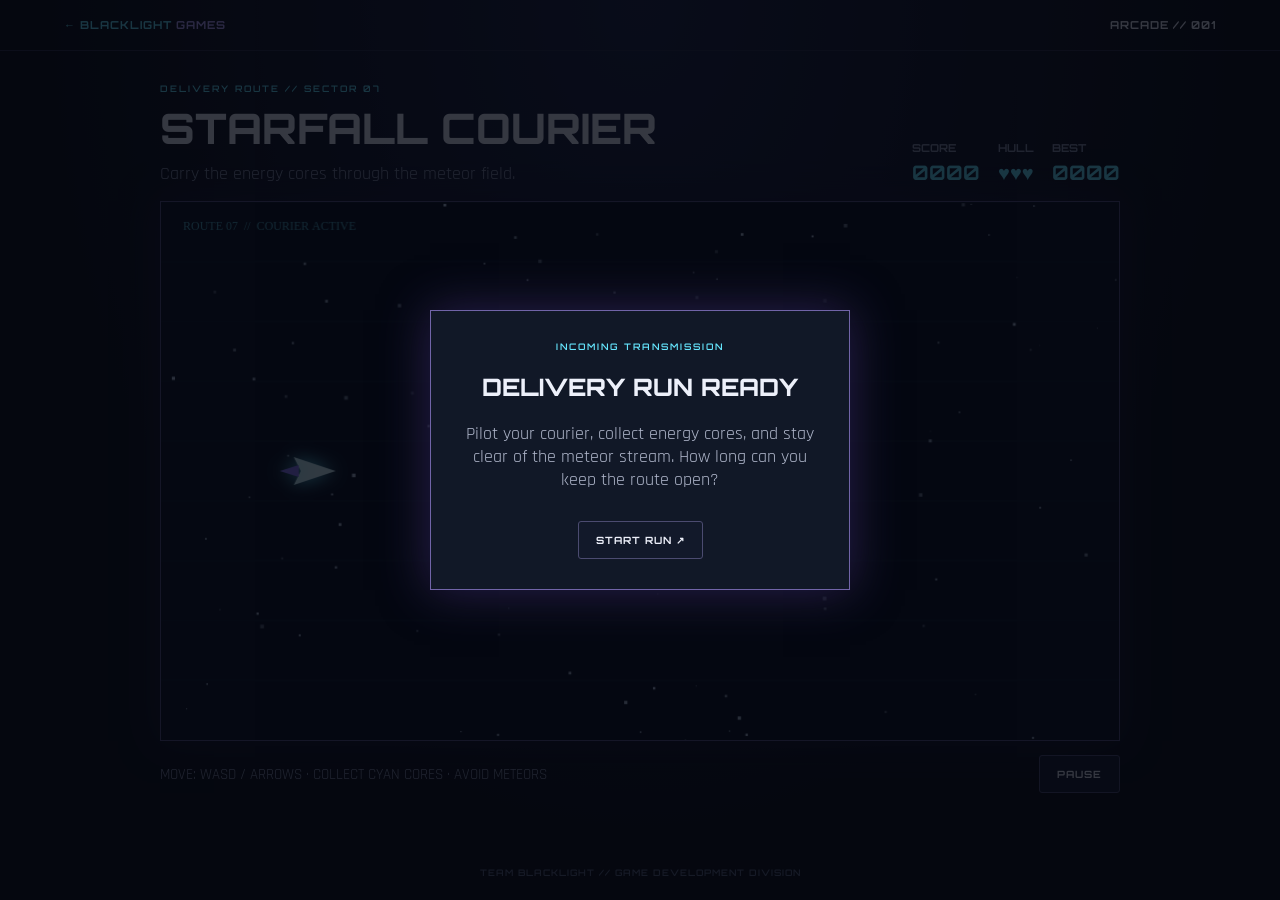
<file: games/arcade/starfall-courier.html>
<!doctype html>
<html lang="en"><head><meta charset="utf-8"><meta name="viewport" content="width=device-width,initial-scale=1"><meta name="theme-color" content="#080a10"><title>STARFALL COURIER // BLACKLIGHT ARCADE</title><link rel="icon" href="../../logo.ico"><style>
@import url('https://fonts.googleapis.com/css2?family=Orbitron:wght@500;700;800&family=Rajdhani:wght@500;600;700&display=swap');
:root{--bg:#080a10;--cyan:#66e7ff;--purple:#b8a4ff;--text:#edf0fa;--muted:#8991a9}*{box-sizing:border-box}body{margin:0;background:radial-gradient(ellipse at 50% 0,#1c2340,#080a10 65%);color:var(--text);font:18px Rajdhani,sans-serif;min-height:100vh;display:flex;flex-direction:column}a{color:var(--cyan);text-decoration:none}.bar{padding:18px 5%;border-bottom:1px solid #292b43;display:flex;justify-content:space-between;align-items:center;font:700 11px Orbitron,sans-serif;letter-spacing:1px}.bar strong{color:var(--purple)}main{width:min(960px,94%);margin:32px auto;flex:1}.heading{display:flex;justify-content:space-between;align-items:end;gap:20px;margin-bottom:16px}.eyebrow{color:var(--cyan);font:600 9px Orbitron,sans-serif;letter-spacing:2px}.heading h1{font:800 clamp(24px,5vw,42px) Orbitron,sans-serif;margin:8px 0}.heading p{color:var(--muted);margin:0}.stats{display:flex;gap:18px;font:700 11px Orbitron,sans-serif}.stats span{color:var(--muted)}.stats b{display:block;color:var(--cyan);font-size:20px;margin-top:5px}#game{display:block;width:100%;height:auto;aspect-ratio:16/9;background:#070b16;border:1px solid #555080;box-shadow:0 0 35px #17142d;touch-action:none}.under{display:flex;justify-content:space-between;gap:15px;align-items:center;margin-top:14px;color:var(--muted);font-size:15px}.controls{display:flex;gap:8px;justify-content:center;margin:18px auto 0}.controls button,.action{background:#12192a;border:1px solid #4b4b70;color:var(--text);padding:12px 17px;font:700 10px Orbitron,sans-serif;letter-spacing:1px;border-radius:3px}.controls button:active,.action:hover{border-color:var(--cyan);color:var(--cyan)}.touch{display:none}.overlay{position:fixed;inset:0;display:grid;place-items:center;background:#050710c9;padding:20px}.dialog{width:min(420px,100%);padding:30px;background:#111827;border:1px solid #7164a8;text-align:center;box-shadow:0 0 45px #29204d}.dialog h2{font:800 24px Orbitron,sans-serif}.dialog p{color:#aeb5c9}.dialog button{margin-top:12px;cursor:pointer}.hidden{display:none!important}footer{text-align:center;color:#58627a;font:600 9px Orbitron,sans-serif;letter-spacing:1px;padding:22px}@media(max-width:650px){.heading{align-items:start;flex-direction:column}.under{flex-direction:column;align-items:start}.touch{display:flex}.controls button{padding:14px 18px}}
</style></head><body>
<header class="bar"><a href="../index.html">← BLACKLIGHT <strong>GAMES</strong></a><span>ARCADE // 001</span></header>
<main><div class="heading"><div><div class="eyebrow">DELIVERY ROUTE // SECTOR 07</div><h1>STARFALL COURIER</h1><p>Carry the energy cores through the meteor field.</p></div><div class="stats"><div><span>SCORE</span><b id="score">0000</b></div><div><span>HULL</span><b id="hull">♥♥♥</b></div><div><span>BEST</span><b id="best">0000</b></div></div></div>
<canvas id="game" width="960" height="540" aria-label="Starfall Courier game area"></canvas>
<div class="under"><span>MOVE: WASD / ARROWS · COLLECT CYAN CORES · AVOID METEORS</span><button class="action" id="pause">PAUSE</button></div>
<div class="controls touch" aria-label="Touch controls"><button data-dir="left">◀</button><button data-dir="up">▲</button><button data-dir="down">▼</button><button data-dir="right">▶</button></div>
</main><footer>TEAM BLACKLIGHT // GAME DEVELOPMENT DIVISION</footer>
<div class="overlay" id="overlay"><div class="dialog"><div class="eyebrow">INCOMING TRANSMISSION</div><h2 id="dialog-title">DELIVERY RUN READY</h2><p id="dialog-copy">Pilot your courier, collect energy cores, and stay clear of the meteor stream. How long can you keep the route open?</p><button class="action" id="start">START RUN ↗</button></div></div>
<script>
(()=>{
const canvas=document.getElementById('game'),ctx=canvas.getContext('2d'),W=960,H=540;
const scoreEl=document.getElementById('score'),hullEl=document.getElementById('hull'),bestEl=document.getElementById('best'),overlay=document.getElementById('overlay'),title=document.getElementById('dialog-title'),copy=document.getElementById('dialog-copy'),start=document.getElementById('start'),pause=document.getElementById('pause');
let best=Number(localStorage.getItem('starfall-best')||0),score=0,hull=3,playing=false,paused=false,last=0,spawn=0,coreSpawn=0,invulnerable=0,keys={},meteors=[],cores=[],stars=[],ship={x:150,y:270,vx:0,vy:0};
bestEl.textContent=String(best).padStart(4,'0');
for(let i=0;i<110;i++)stars.push({x:Math.random()*W,y:Math.random()*H,s:.5+Math.random()*2,a:.25+Math.random()*.7});
function reset(){score=0;hull=3;spawn=0;coreSpawn=0;invulnerable=0;meteors=[];cores=[];ship={x:150,y:270,vx:0,vy:0};updateHud()}
function updateHud(){scoreEl.textContent=String(score).padStart(4,'0');hullEl.textContent='♥'.repeat(hull)+'♡'.repeat(3-hull)}
function startRun(){reset();playing=true;paused=false;overlay.classList.add('hidden');last=performance.now();requestAnimationFrame(loop)}
function endRun(){playing=false;title.textContent='SHIP SIGNAL LOST';copy.textContent='Final delivery score: '+score+'. Best run: '+best+'. Ready to fly again?';start.textContent='RETRY RUN ↗';overlay.classList.remove('hidden')}
function togglePause(){if(!playing)return;paused=!paused;pause.textContent=paused?'RESUME':'PAUSE';if(!paused){last=performance.now();requestAnimationFrame(loop)}}
start.addEventListener('click',startRun);pause.addEventListener('click',togglePause);
addEventListener('keydown',e=>{const k=e.key.toLowerCase();if(['arrowup','arrowdown','arrowleft','arrowright',' '].includes(k))e.preventDefault();keys[k]=true;if(k==='p')togglePause();if(k==='enter'&&!playing)startRun()});
addEventListener('keyup',e=>keys[e.key.toLowerCase()]=false);
document.querySelectorAll('[data-dir]').forEach(btn=>{const dir=btn.dataset.dir;const map={left:'arrowleft',right:'arrowright',up:'arrowup',down:'arrowdown'};btn.addEventListener('pointerdown',e=>{e.preventDefault();keys[map[dir]]=true});['pointerup','pointerleave','pointercancel'].forEach(ev=>btn.addEventListener(ev,()=>keys[map[dir]]=false))});
function drawShip(){ctx.save();ctx.translate(ship.x,ship.y);ctx.shadowColor='#66e7ff';ctx.shadowBlur=18;ctx.fillStyle='#d9faff';ctx.beginPath();ctx.moveTo(25,0);ctx.lineTo(-17,-14);ctx.lineTo(-10,0);ctx.lineTo(-17,14);ctx.closePath();ctx.fill();ctx.fillStyle='#8e7bff';ctx.beginPath();ctx.moveTo(-12,-6);ctx.lineTo(-31,0);ctx.lineTo(-12,6);ctx.fill();ctx.restore()}
function circleHit(a,b,r){return Math.hypot(a.x-b.x,a.y-b.y)<r}
function update(dt){const accel=680,drag=Math.pow(.001,dt);if(keys.arrowleft||keys.a)ship.vx-=accel*dt;if(keys.arrowright||keys.d)ship.vx+=accel*dt;if(keys.arrowup||keys.w)ship.vy-=accel*dt;if(keys.arrowdown||keys.s)ship.vy+=accel*dt;ship.vx*=drag;ship.vy*=drag;ship.x=Math.max(35,Math.min(W-35,ship.x+ship.vx*dt));ship.y=Math.max(35,Math.min(H-35,ship.y+ship.vy*dt));invulnerable=Math.max(0,invulnerable-dt);
stars.forEach(s=>{s.x-=70*s.s*dt;if(s.x<0){s.x=W;s.y=Math.random()*H}});
spawn-=dt;if(spawn<=0){const r=13+Math.random()*22;meteors.push({x:W+40,y:40+Math.random()*(H-80),r,v:230+Math.random()*160+score*.08,spin:Math.random()*6});spawn=Math.max(.28,1.05-score/1800)}
coreSpawn-=dt;if(coreSpawn<=0){cores.push({x:W+25,y:45+Math.random()*(H-90),r:11,spin:0});coreSpawn=1.7+Math.random()*1.5}
meteors.forEach(m=>{m.x-=m.v*dt;m.spin+=dt*2});cores.forEach(c=>{c.x-=260*dt;c.spin+=dt*4});
meteors=meteors.filter(m=>m.x>-60);cores=cores.filter(c=>c.x>-30);
for(let i=meteors.length-1;i>=0;i--){if(invulnerable<=0&&circleHit(ship,meteors[i],meteors[i].r+12)){meteors.splice(i,1);hull--;invulnerable=1.25;updateHud();if(hull<=0){endRun();return}}}
for(let i=cores.length-1;i>=0;i--){if(circleHit(ship,cores[i],24)){cores.splice(i,1);score+=100;updateHud()}}
score+=Math.floor(dt*9);updateHud()}
function draw(){ctx.clearRect(0,0,W,H);ctx.fillStyle='#080d1b';ctx.fillRect(0,0,W,H);stars.forEach(s=>{ctx.globalAlpha=s.a;ctx.fillStyle='#d8eaff';ctx.fillRect(s.x,s.y,s.s*1.5,s.s*1.5)});ctx.globalAlpha=1;
ctx.strokeStyle='rgba(102,231,255,.06)';ctx.lineWidth=1;for(let y=0;y<H;y+=60){ctx.beginPath();ctx.moveTo(0,y);ctx.lineTo(W,y);ctx.stroke()}
cores.forEach(c=>{ctx.save();ctx.translate(c.x,c.y);ctx.rotate(c.spin);ctx.shadowColor='#66e7ff';ctx.shadowBlur=20;ctx.strokeStyle='#a7f5ff';ctx.lineWidth=3;ctx.strokeRect(-c.r/1.5,-c.r/1.5,c.r*1.33,c.r*1.33);ctx.restore()});
meteors.forEach(m=>{ctx.save();ctx.translate(m.x,m.y);ctx.rotate(m.spin);ctx.fillStyle='#786b83';ctx.strokeStyle='#b9a4d4';ctx.lineWidth=2;ctx.beginPath();for(let j=0;j<9;j++){const a=j*Math.PI*2/9,rr=m.r*(.72+(j%2)*.28);ctx.lineTo(Math.cos(a)*rr,Math.sin(a)*rr)}ctx.closePath();ctx.fill();ctx.stroke();ctx.restore()});
if(invulnerable<=0||Math.floor(invulnerable*12)%2===0)drawShip();
ctx.fillStyle='rgba(102,231,255,.7)';ctx.font='12px Orbitron';ctx.fillText('ROUTE 07  //  COURIER ACTIVE',22,28)}
function loop(now){if(!playing||paused)return;const dt=Math.min((now-last)/1000,.04);last=now;update(dt);draw();if(playing)requestAnimationFrame(loop)}
draw();
})();
</script></body></html>
</file>
<file: games/style.css>
@import url('https://fonts.googleapis.com/css2?family=Orbitron:wght@400;500;600;700;800&family=Rajdhani:wght@400;500;600;700&display=swap');
:root{--bg:#080a10;--panel:#101522;--panel2:#151d2d;--purple:#b8a4ff;--cyan:#66e7ff;--green:#79e5b3;--text:#edf0fa;--muted:#8991a9;--line:rgba(184,164,255,.2)}
*{box-sizing:border-box;margin:0;padding:0}html{scroll-behavior:smooth;scroll-padding-top:90px}body{background:var(--bg);color:var(--text);font:18px/1.55 'Rajdhani',sans-serif;overflow-x:hidden}body:before{content:"";position:fixed;inset:0;z-index:-1;pointer-events:none;background:radial-gradient(ellipse at 12% 8%,rgba(104,76,190,.13),transparent 42%),radial-gradient(ellipse at 88% 55%,rgba(38,161,190,.08),transparent 45%)}a{color:inherit;text-decoration:none}button,input{font:inherit}button{cursor:pointer}::selection{background:var(--purple);color:var(--bg)}.cyan{color:var(--cyan)}.gradient{background:linear-gradient(100deg,var(--purple),var(--cyan));background-clip:text;-webkit-background-clip:text;color:transparent}.topbar{height:76px;padding:0 7%;display:flex;align-items:center;justify-content:space-between;gap:24px;position:sticky;top:0;z-index:20;background:rgba(8,10,16,.9);border-bottom:1px solid var(--line);backdrop-filter:blur(18px)}.brand{font:800 17px Orbitron,sans-serif;letter-spacing:1px;white-space:nowrap}.brand-mark{color:var(--purple);margin-right:8px}.brand small{display:block;font:600 9px Orbitron,sans-serif;letter-spacing:4px;color:var(--muted);padding-left:28px;margin-top:-2px}.topbar nav{display:flex;gap:clamp(12px,2.5vw,34px)}.topbar nav a,.studio-link{font:600 10px Orbitron,sans-serif;letter-spacing:1px;color:var(--muted)}.topbar nav a:hover,.studio-link:hover{color:var(--cyan)}.studio-link{color:var(--green);white-space:nowrap}.hero{min-height:650px;position:relative;isolation:isolate;display:flex;align-items:center;padding:80px 10% 90px;overflow:hidden;border-bottom:1px solid var(--line)}.hero-grid{position:absolute;inset:0;z-index:-1;opacity:.25;background-image:linear-gradient(rgba(184,164,255,.1) 1px,transparent 1px),linear-gradient(90deg,rgba(184,164,255,.1) 1px,transparent 1px);background-size:58px 58px;mask-image:linear-gradient(90deg,black,transparent 85%)}.hero-copy{max-width:610px;z-index:2}.eyebrow,.feature-kicker,.game-type{font:600 10px Orbitron,sans-serif;letter-spacing:2px;color:var(--cyan)}.eyebrow{margin-bottom:18px}.pulse{display:inline-block;width:7px;height:7px;border-radius:50%;background:var(--green);box-shadow:0 0 12px var(--green);margin-right:9px}.hero h1{font:800 clamp(54px,8vw,100px)/.98 Orbitron,sans-serif;letter-spacing:-5px;margin:20px 0}.lead{max-width:510px;color:#aeb5c9;font-size:21px}.hero-actions{display:flex;gap:14px;margin-top:32px;flex-wrap:wrap}.button{display:inline-flex;align-items:center;gap:20px;padding:13px 21px;font:700 11px Orbitron,sans-serif;letter-spacing:1px;border:1px solid var(--line);transition:.2s}.button.primary{background:linear-gradient(110deg,rgba(184,164,255,.22),rgba(102,231,255,.13));border-color:rgba(102,231,255,.55);box-shadow:0 0 25px rgba(102,231,255,.08)}.button:hover{transform:translateY(-3px);border-color:var(--cyan);box-shadow:0 0 25px rgba(102,231,255,.15)}.button.ghost{color:var(--muted)}.hero-meta{display:flex;gap:28px;margin-top:64px;color:#606b83;font:600 9px Orbitron,sans-serif;letter-spacing:1.3px}.hero-art{position:absolute;width:440px;height:440px;right:9%;top:50%;transform:translateY(-50%);display:grid;place-items:center}.orbit{position:absolute;border:1px solid rgba(184,164,255,.35);border-radius:50%;transform:rotate(-25deg)}.orbit-a{width:390px;height:150px}.orbit-b{width:330px;height:330px;border-color:rgba(102,231,255,.3)}.orbit-c{width:245px;height:410px;transform:rotate(55deg);border-color:rgba(184,164,255,.2)}.core{width:150px;height:150px;border-radius:50%;display:grid;place-items:center;background:radial-gradient(circle at 35% 30%,#3c326b,#111522 55%,#05060a);box-shadow:0 0 55px rgba(142,111,255,.32),inset 0 0 35px #000;border:1px solid rgba(184,164,255,.5)}.core span{font-size:62px;color:var(--cyan);text-shadow:0 0 25px var(--cyan)}.art-label{position:absolute;color:var(--muted);font:600 9px Orbitron,sans-serif;letter-spacing:2px}.label-top{top:25px;right:15px}.label-bottom{bottom:20px;left:15px}.hero-index{position:absolute;bottom:28px;right:7%;font:600 10px Orbitron,sans-serif;color:var(--muted)}.hero-index i{display:inline-block;width:55px;height:1px;background:var(--cyan);vertical-align:middle;margin:0 12px}.ticker{height:54px;display:flex;justify-content:space-evenly;align-items:center;gap:20px;overflow:hidden;border-bottom:1px solid var(--line);background:rgba(16,21,34,.55);font:700 10px Orbitron,sans-serif;letter-spacing:3px;color:#a5abc0;white-space:nowrap}.ticker b{color:var(--cyan)}.section{padding:100px 9%}.section-head{display:flex;align-items:end;justify-content:space-between;gap:25px;margin-bottom:36px}.section-head h2,.callout h2{font:800 clamp(28px,4vw,48px)/1.15 Orbitron,sans-serif;letter-spacing:-1.5px}.section-head h2 em{font-style:normal;color:var(--purple)}.section-tag{font:600 9px Orbitron,sans-serif;letter-spacing:1.5px;color:var(--muted);border:1px solid var(--line);padding:8px 12px}.original-grid{display:grid;grid-template-columns:1fr 1fr;gap:22px}.feature-card,.game-card{background:linear-gradient(145deg,rgba(21,29,45,.95),rgba(12,16,26,.95));border:1px solid var(--line);overflow:hidden;transition:transform .25s,border-color .25s}.feature-card:hover,.game-card:hover{transform:translateY(-5px);border-color:rgba(102,231,255,.5)}.feature-visual{height:245px;position:relative;overflow:hidden;display:grid;place-items:center}.void-visual{background:radial-gradient(ellipse at 50% 50%,#29204f 0, #101625 42%,#080a10 80%)}.void-visual:before,.starfall-cover:before{content:"";position:absolute;inset:0;background-image:radial-gradient(#dceaff 1px,transparent 1px),radial-gradient(#a99bff 1px,transparent 1px);background-size:47px 47px,83px 83px;background-position:0 0,20px 30px;opacity:.55}.planet{width:112px;height:112px;border-radius:50%;background:radial-gradient(circle at 35% 30%,#b4a2ff,#46356f 38%,#111521 75%);box-shadow:0 0 45px rgba(156,127,255,.5);z-index:1}.planet-ring{position:absolute;width:190px;height:65px;border:2px solid rgba(102,231,255,.7);border-radius:50%;transform:rotate(-20deg);z-index:2;box-shadow:0 0 16px rgba(102,231,255,.3)}.visual-code,.visual-status{position:absolute;z-index:3;font:600 9px Orbitron,sans-serif;letter-spacing:1.5px;color:#a9b0c6}.visual-code{top:18px;left:20px}.visual-status{right:18px;bottom:17px;color:var(--green)}.etfr-visual{background:radial-gradient(ellipse at center,#44305e,#1a1428 48%,#090a12)}.etfr-symbol{font:800 70px Orbitron,sans-serif;letter-spacing:-7px;color:#e5d7ff;text-shadow:0 0 24px #a98aff}.etfr-symbol span{color:var(--cyan)}.feature-info{padding:25px 27px 27px}.feature-kicker{font-size:9px;color:var(--muted)}.feature-info h3{font:800 24px Orbitron,sans-serif;margin:9px 0 12px}.feature-info p,.game-description{color:#a5aec2;font-size:17px}.tag-row{display:flex;flex-wrap:wrap;gap:8px;margin-top:20px}.tag-row span{font:600 8px Orbitron,sans-serif;letter-spacing:1px;color:var(--cyan);padding:6px 8px;border:1px solid rgba(102,231,255,.2);background:rgba(102,231,255,.04)}.soon,.text-link{display:inline-flex;margin-top:22px;font:700 10px Orbitron,sans-serif;letter-spacing:1px;color:var(--green);gap:12px}.text-link{color:var(--cyan)}.library-section{background:linear-gradient(180deg,rgba(15,20,33,.55),rgba(8,10,16,.15));border-top:1px solid var(--line);border-bottom:1px solid var(--line)}.section-sub{color:var(--muted);margin-top:9px}.library-tools{display:flex;justify-content:space-between;gap:18px;margin-bottom:25px;flex-wrap:wrap}.search-box{display:flex;align-items:center;gap:10px;min-width:min(100%,280px);padding:8px 14px;border:1px solid var(--line);background:#0b0f19;color:var(--cyan)}.search-box input{width:100%;background:none;border:0;outline:0;color:var(--text);font-size:16px}.search-box input::placeholder{color:#667087}.filters{display:flex;gap:7px;flex-wrap:wrap}.filter{background:transparent;color:var(--muted);border:1px solid var(--line);padding:9px 12px;font:600 9px Orbitron,sans-serif;letter-spacing:1px}.filter:hover,.filter.active{color:var(--cyan);border-color:var(--cyan);background:rgba(102,231,255,.06)}.game-grid{display:grid;grid-template-columns:repeat(3,1fr);gap:20px}.game-card{padding:12px}.game-cover,.coming-cover{height:180px;position:relative;display:flex;align-items:center;justify-content:center;overflow:hidden;background:#10182a}.starfall-cover{background:radial-gradient(ellipse at 50% 60%,#293b72,#0b1223 68%);border:1px solid rgba(102,231,255,.15)}.starfall-icon{z-index:1;font-size:76px;color:var(--cyan);text-shadow:0 0 28px var(--cyan)}.cover-chip,.cover-bottom{position:absolute;z-index:2;left:13px;font:600 8px Orbitron,sans-serif;letter-spacing:1.5px;color:#c8d0e5}.cover-chip{top:13px}.cover-bottom{bottom:13px;color:var(--cyan)}.game-details{display:flex;justify-content:space-between;align-items:center;gap:10px;padding:15px 3px 7px}.game-type{font-size:8px;color:var(--muted)}.game-details h3{font:700 14px Orbitron,sans-serif;margin-top:5px}.play-button{padding:8px 10px;background:rgba(102,231,255,.08);border:1px solid rgba(102,231,255,.35);color:var(--cyan);font:700 9px Orbitron,sans-serif;white-space:nowrap}.play-button:hover{background:rgba(102,231,255,.18)}.game-description{font-size:15px;padding:3px 3px 9px}.coming-cover{background:radial-gradient(circle,#30264d,#111522 65%);flex-direction:column;gap:8px;color:var(--purple);font-size:48px}.coming-cover small{font:600 8px Orbitron,sans-serif;letter-spacing:2px;color:var(--muted)}.etfr-mini{background:radial-gradient(circle,#49315f,#14111f 70%);font:800 44px Orbitron,sans-serif;color:#e8dcff}.status-pill{font:600 8px Orbitron,sans-serif;color:var(--green);border:1px solid rgba(121,229,179,.3);padding:5px 7px}.empty-state{color:var(--muted);padding:30px;text-align:center;border:1px dashed var(--line)}.callout{padding:90px 12%;display:flex;align-items:center;justify-content:space-between;gap:40px;background:radial-gradient(ellipse at 80% 50%,rgba(103,74,180,.15),transparent 45%)}.callout>div:first-child{max-width:580px}.callout h2{font-size:clamp(36px,5vw,58px);margin:15px 0}.callout p:not(.eyebrow){color:#a5aec2;margin-bottom:25px}.callout-mark{font-size:150px;color:rgba(184,164,255,.35);text-shadow:0 0 45px rgba(184,164,255,.2);text-align:center}.callout-mark span{display:block;font:600 9px Orbitron,sans-serif;letter-spacing:3px;color:var(--muted)}footer{min-height:100px;padding:24px 7%;border-top:1px solid var(--line);display:flex;align-items:center;justify-content:space-between;gap:20px;flex-wrap:wrap}footer>span,footer>a:not(.brand),footer>small{font:600 8px Orbitron,sans-serif;letter-spacing:1px;color:var(--muted)}
@media(max-width:1000px){.hero-art{right:-90px;opacity:.45}.hero-copy{max-width:570px}.game-grid{grid-template-columns:repeat(2,1fr)}.topbar{padding:0 4%}.section{padding:80px 6%}}
@media(max-width:700px){.topbar{height:auto;min-height:70px;padding:13px 5%;flex-wrap:wrap}.topbar nav{order:3;width:100%;justify-content:center;padding-bottom:4px}.studio-link{font-size:8px}.hero{min-height:600px;padding:75px 7%}.hero-art{right:-190px;opacity:.22}.hero h1{letter-spacing:-3px}.hero-meta{flex-direction:column;gap:7px;margin-top:42px}.section{padding:68px 6%}.section-head{align-items:start;flex-direction:column}.original-grid,.game-grid{grid-template-columns:1fr}.feature-visual{height:210px}.library-tools{flex-direction:column}.filters{display:grid;grid-template-columns:repeat(2,1fr)}.callout{padding:70px 7%}.callout-mark{display:none}footer{padding:25px 6%;justify-content:center;text-align:center;flex-direction:column}}
@media(prefers-reduced-motion:reduce){*,*:before,*:after{scroll-behavior:auto!important;transition:none!important;animation:none!important}}


/* PLAYER LIBRARY FEATURES */
[hidden]{display:none!important}
.favourite-button{flex:0 0 34px;width:34px;height:34px;border:1px solid var(--line);background:rgba(184,164,255,.06);color:var(--muted);font-size:21px;line-height:1;transition:.2s}
.favourite-button:hover,.favourite-button.is-favourite{color:#ffe28a;border-color:rgba(255,226,138,.55);background:rgba(255,226,138,.08)}
.favourite-button:focus-visible,.filter:focus-visible,.play-button:focus-visible,.button:focus-visible,.recent-game:focus-visible{outline:2px solid var(--cyan);outline-offset:3px}
.game-details{flex-wrap:wrap}
.recent-section{padding-top:65px;padding-bottom:65px}
.recent-grid{display:grid;grid-template-columns:repeat(4,minmax(0,1fr));gap:14px}
.recent-game{position:relative;display:flex;min-height:112px;flex-direction:column;justify-content:space-between;padding:17px;background:linear-gradient(145deg,rgba(25,32,50,.96),rgba(12,16,26,.96));border:1px solid var(--line);transition:transform .2s,border-color .2s}
.recent-game:hover{transform:translateY(-3px);border-color:rgba(102,231,255,.55)}
.recent-game-type{font:600 8px Orbitron,sans-serif;letter-spacing:1.4px;color:var(--muted)}
.recent-game strong{font:700 13px Orbitron,sans-serif;max-width:85%}
.recent-arrow{position:absolute;right:16px;bottom:14px;color:var(--cyan);font-size:19px}
@media(max-width:900px){.recent-grid{grid-template-columns:repeat(2,minmax(0,1fr))}}
@media(max-width:520px){.recent-grid{grid-template-columns:1fr}.favourite-button{margin-left:auto}}


/* Game profile dialog and library sorting */
.sort-box{display:flex;align-items:center;gap:9px;color:var(--muted);font-size:.8rem;letter-spacing:.12em;font-weight:700}
.sort-box select{background:var(--panel);border:1px solid var(--line);color:var(--text);padding:10px 12px;border-radius:8px}
.details-button{background:transparent;border:1px solid var(--line);color:var(--muted);padding:7px 10px;border-radius:7px;font-size:.72rem;letter-spacing:.06em}
.details-button:hover,.details-button:focus-visible{color:var(--cyan);border-color:var(--cyan)}
.game-dialog{width:min(620px,calc(100% - 28px));max-height:90vh;overflow:auto;margin:auto;padding:28px;border:1px solid rgba(184,164,255,.4);border-radius:18px;background:linear-gradient(145deg,#151a2a,#090d16 75%);color:var(--text);box-shadow:0 25px 100px #000b}
.game-dialog::backdrop{background:rgba(2,4,10,.82);backdrop-filter:blur(7px)}
.dialog-close{display:block;margin-left:auto;border:1px solid var(--line);background:transparent;color:var(--text);width:38px;height:38px;border-radius:9px;font-size:1.5rem}
.dialog-art{height:145px;display:grid;place-items:center;margin:4px 0 22px;border:1px solid var(--line);border-radius:12px;background:radial-gradient(ellipse,rgba(184,164,255,.2),transparent 70%),linear-gradient(135deg,#12182a,#080a10);font-family:Orbitron,sans-serif;font-size:3.5rem;color:var(--cyan);text-shadow:0 0 28px #66e7ff55}
.game-dialog h2{font-family:Orbitron,sans-serif;font-size:clamp(1.35rem,4vw,2rem);margin:5px 0 12px}
.game-dialog #dialog-description{color:#c1c7d8;font-size:1.12rem}
.dialog-tags{display:flex;flex-wrap:wrap;gap:8px;margin:18px 0}
.dialog-tags span{border:1px solid var(--line);border-radius:5px;padding:5px 8px;color:var(--purple);font-size:.75rem;letter-spacing:.07em}
.dialog-actions{display:flex;flex-wrap:wrap;gap:10px;margin-top:20px}
.dialog-actions .button{display:inline-flex;align-items:center;justify-content:center;border:1px solid var(--line)}
.dialog-actions button{font-size:.8rem}
.dialog-note{margin-top:18px;color:var(--muted);font-size:.92rem}
@media(max-width:700px){.sort-box{width:100%;justify-content:flex-end}.game-dialog{padding:18px}.dialog-actions .button{width:100%}}


/* Featured game spotlight */
.spotlight-section{position:relative;isolation:isolate;display:grid;grid-template-columns:minmax(260px,.9fr) 1.1fr;align-items:center;gap:clamp(30px,7vw,90px);padding:76px 12%;overflow:hidden;border-bottom:1px solid var(--line);background:radial-gradient(ellipse at 22% 50%,rgba(90,105,210,.2),transparent 45%),linear-gradient(110deg,#101626,#090c15 72%)}
.spotlight-section:after{content:"";position:absolute;inset:0;z-index:-1;opacity:.13;background-image:linear-gradient(rgba(102,231,255,.2) 1px,transparent 1px),linear-gradient(90deg,rgba(102,231,255,.2) 1px,transparent 1px);background-size:38px 38px;mask-image:linear-gradient(90deg,black,transparent 85%)}
.spotlight-art{position:relative;min-height:280px;display:grid;place-items:center;overflow:hidden;border:1px solid rgba(102,231,255,.25);background:radial-gradient(ellipse at center,#263c70 0,#111a31 42%,#080b13 78%);box-shadow:inset 0 0 65px #050711}
.spotlight-art:before,.spotlight-art:after{content:"";position:absolute;inset:0;background-image:radial-gradient(#e4f4ff 1px,transparent 1px),radial-gradient(#a99bff 1px,transparent 1px);background-size:43px 43px,71px 71px;background-position:0 0,19px 28px;opacity:.5}
.spotlight-art:after{background:linear-gradient(115deg,transparent 30%,rgba(102,231,255,.12),transparent 70%);opacity:1}
.spotlight-star{z-index:2;font-size:clamp(100px,15vw,170px);line-height:1;color:var(--cyan);text-shadow:0 0 20px #66e7ff,0 0 65px #66e7ff99;animation:spotlight-pulse 4s ease-in-out infinite}
.spotlight-orbit{position:absolute;width:78%;height:32%;border:1px solid rgba(184,164,255,.75);border-radius:50%;transform:rotate(-24deg);box-shadow:0 0 22px #b8a4ff44}
.spotlight-coordinate{position:absolute;z-index:3;top:16px;left:17px;font:600 9px Orbitron,sans-serif;letter-spacing:1.5px;color:#b9c6e2}
.spotlight-copy{max-width:520px}.spotlight-copy h2{font:800 clamp(38px,5.5vw,68px)/1.05 Orbitron,sans-serif;letter-spacing:-2px;margin:14px 0}.spotlight-copy h2 em{font-style:normal;color:var(--cyan)}.spotlight-copy>p:not(.eyebrow){max-width:440px;color:#b2bbcf;font-size:19px}.spotlight-live{color:var(--green);font-size:9px;margin-left:10px;white-space:nowrap}.spotlight-actions{display:flex;align-items:center;gap:22px;flex-wrap:wrap;margin-top:25px}.spotlight-details{font:700 10px Orbitron,sans-serif;letter-spacing:1px;color:var(--muted)}.spotlight-details:hover{color:var(--cyan)}.spotlight-foot{display:block;margin-top:28px;color:#66728b;font:600 8px Orbitron,sans-serif;letter-spacing:1.5px}
@keyframes spotlight-pulse{0%,100%{transform:scale(1);filter:brightness(1)}50%{transform:scale(1.08);filter:brightness(1.3)}}
@media(max-width:700px){.spotlight-section{grid-template-columns:1fr;padding:55px 7%;gap:28px}.spotlight-art{min-height:210px}.spotlight-copy h2{font-size:42px}}
@media(prefers-reduced-motion:reduce){.spotlight-star{animation:none}}
</file>
<file: style.css>
@import url('https://fonts.googleapis.com/css2?family=Orbitron:wght@400;500;600;700;800&family=Rajdhani:wght@400;500;600;700&display=swap');

:root {
    --bg: #080a10;
    --panel: #0e111b;
    --panel-light: #141927;
    --purple: #b8a4ff;
    --cyan: #66e7ff;
    --green: #79e5b3;
    --text: #e8eaf5;
    --muted: #8991a9;
    --border: rgba(184, 164, 255, 0.2);
}

* {
    box-sizing: border-box;
    margin: 0;
    padding: 0;
}

html {
    scroll-behavior: smooth;
    scroll-padding-top: 90px;
}

body {
    background: var(--bg);
    color: var(--text);
    font-family: 'Rajdhani', sans-serif;
    font-size: 18px;
    line-height: 1.6;
    overflow-x: hidden;
}

body::before {
    content: "";
    position: fixed;
    inset: 0;
    z-index: -1;
    pointer-events: none;
    background:
        radial-gradient(ellipse at 15% 10%, rgba(104, 76, 190, 0.10), transparent 45%),
        radial-gradient(ellipse at 85% 60%, rgba(38, 161, 190, 0.06), transparent 45%);
}

a {
    color: inherit;
    text-decoration: none;
}

button, input {
    font: inherit;
}

::selection {
    background: var(--purple);
    color: var(--bg);
}

.accent {
    color: var(--cyan);
}

.gradient-text {
    background: linear-gradient(100deg, var(--purple), var(--cyan));
    background-clip: text;
    -webkit-background-clip: text;
    color: transparent;
}

/* NAVIGATION */

.navbar {
    position: sticky;
    top: 0;
    z-index: 100;
    display: flex;
    justify-content: space-between;
    align-items: center;
    gap: 24px;
    min-height: 76px;
    padding: 14px 7%;
    background: rgba(8, 10, 16, 0.88);
    border-bottom: 1px solid var(--border);
    backdrop-filter: blur(18px);
}

.logo {
    font-family: 'Orbitron', sans-serif;
    font-weight: 800;
    font-size: 18px;
    letter-spacing: 1px;
    white-space: nowrap;
}

.logo-mark {
    color: var(--purple);
    margin-right: 8px;
}

.navbar nav {
    display: flex;
    gap: clamp(12px, 2.5vw, 34px);
}

.navbar nav a,
.status {
    font-family: 'Orbitron', sans-serif;
    font-size: 10px;
    letter-spacing: 1px;
    transition: color 0.2s ease;
}

.navbar nav a {
    color: var(--muted);
}

.navbar nav a:hover,
.status:hover {
    color: var(--cyan);
}

.status {
    display: flex;
    align-items: center;
    gap: 8px;
    color: var(--green);
    white-space: nowrap;
}

.status-dot {
    width: 7px;
    height: 7px;
    border-radius: 50%;
    background: var(--green);
    box-shadow: 0 0 10px var(--green);
}

/* HERO */

.hero {
    position: relative;
    isolation: isolate;
    display: flex;
    align-items: center;
    min-height: 650px;
    padding: 90px 10% 60px;
    overflow: hidden;
    border-bottom: 1px solid var(--border);
}

.hero-grid {
    position: absolute;
    inset: 0;
    z-index: -1;
    opacity: 0.25;
    background-image:
        linear-gradient(rgba(184, 164, 255, 0.07) 1px, transparent 1px),
        linear-gradient(90deg, rgba(184, 164, 255, 0.07) 1px, transparent 1px);
    background-size: 50px 50px;
    mask-image: linear-gradient(to right, black, transparent 90%);
}

.hero-content {
    position: relative;
    z-index: 2;
    max-width: 680px;
    animation: fade-up 0.8s ease both;
}

.eyebrow {
    font-family: 'Orbitron', sans-serif;
    color: var(--cyan);
    font-size: 10px;
    letter-spacing: 2px;
    margin-bottom: 18px;
}

.hero h1 {
    font-family: 'Orbitron', sans-serif;
    font-size: clamp(42px, 7vw, 88px);
    font-weight: 800;
    line-height: 1.08;
    letter-spacing: -3px;
}

.hero-description {
    max-width: 470px;
    color: var(--muted);
    margin: 24px 0 30px;
    font-size: 20px;
}

.hero-buttons {
    display: flex;
    flex-wrap: wrap;
    gap: 14px;
}

.button {
    display: inline-flex;
    justify-content: center;
    align-items: center;
    min-height: 46px;
    padding: 12px 20px;
    font-family: 'Orbitron', sans-serif;
    font-size: 10px;
    letter-spacing: 1px;
    transition: transform 0.2s, box-shadow 0.2s, background 0.2s;
    cursor: pointer;
}

.button:hover {
    transform: translateY(-3px);
}

.button.primary {
    color: #080a10;
    background: var(--cyan);
    border: 1px solid var(--cyan);
    box-shadow: 0 0 20px rgba(102, 231, 255, 0.15);
}

.button.primary:hover {
    box-shadow: 0 0 28px rgba(102, 231, 255, 0.35);
}

.button.secondary {
    color: var(--text);
    background: rgba(184, 164, 255, 0.04);
    border: 1px solid var(--border);
}

.button.secondary:hover {
    background: rgba(184, 164, 255, 0.1);
    border-color: var(--purple);
}

.hero-footer {
    display: flex;
    flex-wrap: wrap;
    gap: 18px 30px;
    margin-top: 65px;
    color: var(--muted);
    font-family: 'Orbitron', sans-serif;
    font-size: 9px;
    letter-spacing: 1px;
}

.hero-symbol {
    position: absolute;
    width: 350px;
    height: 350px;
    right: 7%;
    top: 50%;
    transform: translateY(-50%);
    display: grid;
    place-items: center;
    opacity: 0.75;
}

.symbol-ring {
    position: absolute;
    border: 1px solid rgba(102, 231, 255, 0.3);
    border-radius: 50%;
}

.ring-one {
    width: 280px;
    height: 280px;
    border-left-color: var(--purple);
    border-right-color: var(--cyan);
    animation: rotate 24s linear infinite;
}

.ring-two {
    width: 210px;
    height: 210px;
    border-style: dashed;
    border-color: rgba(184, 164, 255, 0.55);
    animation: rotate 35s linear infinite reverse;
}

.symbol-core {
    display: grid;
    place-items: center;
    width: 125px;
    height: 125px;
    border: 1px solid var(--cyan);
    background: rgba(102, 231, 255, 0.04);
    box-shadow: 0 0 50px rgba(102, 231, 255, 0.1),
                inset 0 0 35px rgba(184, 164, 255, 0.08);
    color: var(--cyan);
    font-family: 'Orbitron', sans-serif;
    font-size: 36px;
    font-weight: 800;
    transform: rotate(45deg);
}

.symbol-core::first-letter {
    transform: rotate(-45deg);
}

.symbol-label {
    position: absolute;
    bottom: 2px;
    text-align: center;
    color: var(--muted);
    font-family: 'Orbitron', sans-serif;
    font-size: 9px;
    letter-spacing: 2px;
}

/* SHARED SECTIONS */

.section,
.terminal-section {
    padding: 100px 10%;
}

.section-heading {
    display: flex;
    justify-content: space-between;
    align-items: end;
    gap: 20px;
    margin-bottom: 36px;
}

.section-heading .eyebrow {
    margin-bottom: 10px;
}

.section-heading h2 {
    font-family: 'Orbitron', sans-serif;
    font-size: clamp(22px, 3.5vw, 38px);
    line-height: 1.3;
}

.section-code {
    color: var(--muted);
    font-family: 'Orbitron', sans-serif;
    font-size: 9px;
    letter-spacing: 1px;
    text-align: right;
}

/* PROJECT CARDS */

.project-grid {
    display: grid;
    grid-template-columns: repeat(3, minmax(0, 1fr));
    gap: 18px;
}

.project-card {
    display: flex;
    flex-direction: column;
    min-height: 310px;
    padding: 23px;
    background: linear-gradient(145deg, var(--panel-light), var(--panel));
    border: 1px solid var(--border);
    transition: transform 0.25s, border-color 0.25s, box-shadow 0.25s;
}

.project-card:hover {
    transform: translateY(-6px);
    border-color: rgba(102, 231, 255, 0.6);
    box-shadow: 0 12px 35px rgba(0, 0, 0, 0.25);
}

.card-top,
.card-bottom {
    display: flex;
    justify-content: space-between;
    align-items: center;
    gap: 10px;
}

.tag,
.card-number {
    color: var(--muted);
    font-family: 'Orbitron', sans-serif;
    font-size: 8px;
    letter-spacing: 1px;
}

.tag {
    color: var(--cyan);
}

.project-icon {
    display: grid;
    place-items: center;
    width: 58px;
    height: 58px;
    margin: 28px 0 18px;
    border: 1px solid var(--border);
    color: var(--purple);
    background: rgba(184, 164, 255, 0.05);
    font-size: 34px;
}

.project-card h3 {
    font-family: 'Orbitron', sans-serif;
    font-size: 18px;
    letter-spacing: 1px;
}

.project-card p {
    color: var(--muted);
    font-size: 16px;
    margin: 10px 0 26px;
}

.card-bottom {
    margin-top: auto;
    padding-top: 16px;
    border-top: 1px solid var(--border);
    font-family: 'Orbitron', sans-serif;
    font-size: 8px;
    letter-spacing: 0.5px;
}

.card-bottom span {
    color: var(--green);
}

.card-bottom a {
    color: var(--cyan);
}

.card-bottom a:hover {
    color: var(--purple);
}

.classified .project-icon {
    color: var(--green);
}

/* TERMINAL */

.terminal-section {
    background: rgba(14, 17, 27, 0.55);
    border-top: 1px solid var(--border);
    border-bottom: 1px solid var(--border);
}

.terminal-window {
    background: #07090e;
    border: 1px solid rgba(102, 231, 255, 0.3);
    box-shadow: 0 0 45px rgba(102, 231, 255, 0.04);
}

.terminal-bar {
    display: flex;
    justify-content: space-between;
    align-items: center;
    gap: 15px;
    padding: 13px 18px;
    color: var(--muted);
    background: var(--panel-light);
    border-bottom: 1px solid var(--border);
    font-family: 'Orbitron', sans-serif;
    font-size: 9px;
}

.window-dots {
    display: flex;
    gap: 6px;
}

.window-dots span {
    width: 8px;
    height: 8px;
    border-radius: 50%;
    background: var(--purple);
}

.window-dots span:nth-child(2) {
    background: var(--cyan);
}

.window-dots span:nth-child(3) {
    background: var(--green);
}

.terminal-live {
    color: var(--green);
}

.terminal-output {
    min-height: 170px;
    max-height: 300px;
    overflow-y: auto;
    padding: 22px 22px 8px;
    color: var(--green);
    font-family: Consolas, monospace;
    font-size: 13px;
    overflow-wrap: anywhere;
}

.terminal-output p {
    margin-bottom: 9px;
}

.terminal-output .terminal-highlight {
    color: var(--cyan);
}

.terminal-output .terminal-error {
    color: #ff8d9c;
}

.terminal-output .terminal-system {
    color: var(--purple);
}

.terminal-input-row {
    display: flex;
    align-items: center;
    flex-wrap: wrap;
    gap: 10px;
    padding: 12px 22px 22px;
    color: var(--cyan);
    font-family: Consolas, monospace;
    font-size: 13px;
}

.terminal-input-row input {
    flex: 1;
    min-width: 130px;
    color: var(--green);
    background: transparent;
    border: none;
    outline: none;
    caret-color: var(--cyan);
}

.terminal-input-row input::placeholder {
    color: #555d70;
}

.terminal-hint {
    margin-top: 12px;
    color: var(--muted);
    font-family: 'Orbitron', sans-serif;
    font-size: 9px;
    letter-spacing: 1px;
}

/* STORE */

.store-banner {
    display: grid;
    grid-template-columns: 1fr 0.8fr;
    align-items: center;
    gap: 30px;
    padding: clamp(25px, 5vw, 55px);
    background: linear-gradient(120deg, #111425, #0b1720);
    border: 1px solid var(--border);
}

.store-banner h3 {
    font-family: 'Orbitron', sans-serif;
    font-size: clamp(27px, 4vw, 43px);
    line-height: 1.25;
}

.store-banner p:not(.eyebrow) {
    max-width: 420px;
    margin: 18px 0 25px;
    color: var(--muted);
}

.store-art {
    position: relative;
    display: grid;
    place-items: center;
    min-height: 290px;
    overflow: hidden;
}

.store-orbit {
    position: absolute;
    width: 240px;
    height: 240px;
    border: 1px solid rgba(102, 231, 255, 0.35);
    border-radius: 50%;
    box-shadow: 0 0 50px rgba(102, 231, 255, 0.07);
}

.store-device {
    position: relative;
    display: grid;
    place-items: center;
    width: 135px;
    height: 180px;
    padding: 9px;
    border: 2px solid #59627b;
    border-radius: 28px;
    background: linear-gradient(140deg, #30384a, #090b12);
    transform: rotate(-8deg);
    box-shadow: 15px 20px 45px rgba(0, 0, 0, 0.4);
}

.device-screen {
    display: flex;
    flex-direction: column;
    justify-content: center;
    align-items: center;
    width: 100%;
    height: 100%;
    gap: 8px;
    border: 1px solid rgba(102, 231, 255, 0.4);
    border-radius: 20px;
    background: radial-gradient(circle, #17253a, #05070d 75%);
    color: var(--cyan);
    font-family: 'Orbitron', sans-serif;
}

.device-screen span {
    font-size: 34px;
    font-weight: 800;
}

.device-screen small {
    font-size: 7px;
    text-align: center;
}

.art-label {
    position: absolute;
    bottom: 0;
    color: var(--muted);
    font-family: 'Orbitron', sans-serif;
    font-size: 8px;
    letter-spacing: 1px;
}

.store-note {
    margin-top: 16px;
    color: var(--muted);
    font-size: 13px;
}

/* ABOUT */

.about-section {
    padding: 110px 10%;
    text-align: center;
    background: radial-gradient(ellipse at center, rgba(184, 164, 255, 0.09), transparent 65%);
    border-top: 1px solid var(--border);
}

.about-section h2 {
    font-family: 'Orbitron', sans-serif;
    font-size: clamp(28px, 5vw, 52px);
    line-height: 1.35;
}

.about-section > p:not(.eyebrow) {
    max-width: 600px;
    margin: 22px auto 30px;
    color: var(--muted);
    font-size: 19px;
}

/* FOOTER */

footer {
    display: flex;
    justify-content: space-between;
    align-items: center;
    flex-wrap: wrap;
    gap: 18px;
    padding: 28px 7%;
    background: #06070c;
    border-top: 1px solid var(--border);
}

footer > span {
    color: var(--muted);
    font-family: 'Orbitron', sans-serif;
    font-size: 8px;
    letter-spacing: 1px;
}

/* ANIMATIONS */

@keyframes rotate {
    from { transform: rotate(0deg); }
    to { transform: rotate(360deg); }
}

@keyframes fade-up {
    from {
        opacity: 0;
        transform: translateY(18px);
    }
    to {
        opacity: 1;
        transform: translateY(0);
    }
}

/* ACCESSIBILITY */

@media (prefers-reduced-motion: reduce) {
    *,
    *::before,
    *::after {
        scroll-behavior: auto !important;
        animation-duration: 0.01ms !important;
        animation-iteration-count: 1 !important;
        transition-duration: 0.01ms !important;
    }
}

/* TABLETS */

@media (max-width: 1000px) {
    .hero-symbol {
        right: -100px;
        opacity: 0.25;
    }

    .hero-content {
        max-width: 650px;
    }

    .project-grid {
        grid-template-columns: repeat(2, minmax(0, 1fr));
    }

    .navbar {
        padding-inline: 5%;
    }

    .section,
    .terminal-section {
        padding-inline: 6%;
    }
}

/* PHONES */

@media (max-width: 650px) {
    body {
        font-size: 16px;
    }

    .navbar {
        position: relative;
        flex-wrap: wrap;
        padding: 16px 5%;
    }

    .navbar nav {
        order: 3;
        width: 100%;
        justify-content: space-between;
        gap: 8px;
    }

    .navbar nav a {
        font-size: 8px;
    }

    .status {
        font-size: 8px;
    }

    .hero {
        min-height: 580px;
        padding: 80px 7% 40px;
    }

    .hero h1 {
        letter-spacing: -1.5px;
    }

    .hero-description {
        font-size: 18px;
    }

    .hero-symbol {
        right: -140px;
        opacity: 0.12;
    }

    .hero-footer {
        margin-top: 45px;
        font-size: 8px;
    }

    .section,
    .terminal-section {
        padding: 70px 6%;
    }

    .section-heading {
        align-items: start;
        flex-direction: column;
    }

    .section-code {
        text-align: left;
    }

    .project-grid {
        grid-template-columns: 1fr;
    }

    .project-card {
        min-height: 270px;
    }

    .store-banner {
        grid-template-columns: 1fr;
    }

    .store-art {
        min-height: 250px;
    }

    .terminal-bar {
        font-size: 8px;
        padding-inline: 12px;
    }

    .terminal-output {
        padding-inline: 14px;
    }

    .terminal-input-row {
        padding-inline: 14px;
    }

    .about-section {
        padding: 80px 7%;
    }

    footer {
        flex-direction: column;
        align-items: flex-start;
        padding: 25px 6%;
    }
}

/* ==========================================
   TEAM BLACKLIGHT — MEMBER ACCESS
   ========================================== */

.account-panel {
    border: 1px solid rgba(0, 255, 200, 0.24);
    background: rgba(10, 15, 25, 0.92);
    padding: clamp(1.2rem, 4vw, 2.5rem);
    box-shadow: 0 0 30px rgba(0, 255, 200, 0.04);
}

.account-status {
    padding: 0.9rem 1rem;
    margin-bottom: 1.5rem;
    border-left: 3px solid #00ffc8;
    background: rgba(0, 255, 200, 0.06);
    color: #b8ffed;
    overflow-wrap: anywhere;
}

.account-status.error {
    border-left-color: #ff5577;
    color: #ff9caf;
    background: rgba(255, 50, 90, 0.07);
}

.auth-grid {
    display: grid;
    grid-template-columns: repeat(2, minmax(0, 1fr));
    gap: 2rem;
}

.auth-form {
    display: flex;
    flex-direction: column;
    gap: 0.8rem;
    min-width: 0;
}

.auth-form h3,
#account-details h3 {
    margin-top: 0;
    color: #00ffc8;
    letter-spacing: 0.08em;
}

.auth-form label {
    color: #aab8cb;
    font-size: 0.85rem;
}

.auth-form input {
    width: 100%;
    box-sizing: border-box;
    padding: 0.85rem 1rem;
    border: 1px solid #293747;
    border-radius: 0;
    outline: none;
    background: #080d15;
    color: #edf7ff;
    font: inherit;
}

.auth-form input:focus {
    border-color: #00ffc8;
    box-shadow: 0 0 0 2px rgba(0, 255, 200, 0.1);
}

.auth-form button,
#logout-button {
    margin-top: 0.8rem;
    cursor: pointer;
}

.auth-form button:disabled,
#logout-button:disabled {
    opacity: 0.55;
    cursor: wait;
}

#account-details p {
    color: #aab8cb;
    overflow-wrap: anywhere;
}

#account-details [hidden],
.auth-grid[hidden] {
    display: none !important;
}

@media (max-width: 650px) {
    .auth-grid {
        grid-template-columns: minmax(0, 1fr);
        gap: 2.5rem;
    }

    .account-panel {
        padding: 1rem;
    }
}


/* ==========================================
   TEAM BLACKLIGHT — PURPLE CYBERPUNK THEME
   ========================================== */

:root {
    --purple: #a855f7;
    --purple-bright: #c084fc;
    --purple-dark: #6d28d9;
    --purple-glow: rgba(168, 85, 247, 0.25);
    --cyan: #67e8f9;
    --background: #080610;
    --panel: #100b1c;
    --text: #f3eaff;
}

/* Global atmosphere */
body {
    background-color: var(--background);
    color: var(--text);
}

/* Navigation and branding */
.navbar {
    background: rgba(8, 6, 16, 0.94);
    border-bottom: 1px solid rgba(168, 85, 247, 0.3);
}

.logo .accent,
.accent {
    color: var(--purple-bright);
}

.logo-mark {
    color: var(--purple-bright);
    text-shadow: 0 0 15px var(--purple-glow);
}

.navbar nav a:hover,
.card-bottom a:hover {
    color: var(--purple-bright);
}

/* Hero section */
.hero {
    background:
        radial-gradient(ellipse at 75% 45%, rgba(109, 40, 217, 0.2), transparent 48%),
        radial-gradient(ellipse at 15% 80%, rgba(168, 85, 247, 0.09), transparent 45%),
        var(--background);
}

.hero-grid {
    background-image:
        linear-gradient(rgba(168, 85, 247, 0.09) 1px, transparent 1px),
        linear-gradient(90deg, rgba(168, 85, 247, 0.09) 1px, transparent 1px);
}

.gradient-text {
    background: linear-gradient(
        110deg,
        #e9d5ff,
        #c084fc 40%,
        #8b5cf6 75%,
        #67e8f9
    );
    -webkit-background-clip: text;
    background-clip: text;
    color: transparent;
}

.symbol-ring {
    border-color: rgba(168, 85, 247, 0.45);
    box-shadow: 0 0 35px rgba(139, 92, 246, 0.08);
}

.symbol-core {
    border-color: var(--purple);
    box-shadow: 0 0 45px var(--purple-glow);
}

/* Buttons */
.button.primary {
    background: linear-gradient(110deg, #7c3aed, #a855f7);
    border-color: var(--purple-bright);
    color: #fff;
    box-shadow: 0 0 20px rgba(168, 85, 247, 0.16);
}

.button.primary:hover {
    background: linear-gradient(110deg, #8b5cf6, #c084fc);
    box-shadow: 0 0 28px rgba(168, 85, 247, 0.35);
}

.button.secondary {
    border-color: rgba(192, 132, 252, 0.55);
    color: #e9d5ff;
}

.button.secondary:hover {
    background: rgba(168, 85, 247, 0.12);
    border-color: var(--purple-bright);
}

/* Project cards and sections */
.section,
.terminal-section,
.about-section {
    background-color: var(--background);
}

.project-card {
    background: linear-gradient(145deg, #120c20, #0b0813);
    border-color: rgba(168, 85, 247, 0.24);
}

.project-card:hover {
    border-color: var(--purple-bright);
    box-shadow: 0 10px 35px rgba(109, 40, 217, 0.13);
}

.tag,
.card-number,
.section-code,
.eyebrow {
    color: var(--purple-bright);
}

.project-icon {
    color: var(--purple-bright);
    text-shadow: 0 0 18px var(--purple-glow);
}

/* Terminal */
.terminal-window {
    border-color: rgba(168, 85, 247, 0.45);
    box-shadow: 0 0 30px rgba(109, 40, 217, 0.09);
}

.terminal-bar {
    background: #170e27;
    border-bottom-color: rgba(168, 85, 247, 0.25);
}

.terminal-highlight,
.terminal-system {
    color: var(--purple-bright);
}

.terminal-input-row input {
    caret-color: var(--purple-bright);
}

/* Store */
.store-banner {
    background:
        radial-gradient(ellipse at 80% 50%, rgba(109, 40, 217, 0.2), transparent 55%),
        #100b1c;
    border-color: rgba(168, 85, 247, 0.28);
}

.store-orbit {
    border-color: rgba(168, 85, 247, 0.45);
}

.store-device {
    border-color: var(--purple-bright);
    box-shadow: 0 0 35px var(--purple-glow);
}

.device-screen {
    background: linear-gradient(145deg, #1e1040, #090712);
    color: var(--purple-bright);
}

/* Account forms */
.account-panel {
    background: var(--panel);
    border-color: rgba(168, 85, 247, 0.4);
    box-shadow: 0 0 30px rgba(109, 40, 217, 0.08);
}

.account-status {
    background: rgba(168, 85, 247, 0.08);
    border-left-color: var(--purple-bright);
    color: #e9d5ff;
}

.auth-form h3,
#account-details h3 {
    color: var(--purple-bright);
}

.auth-form input:focus {
    border-color: var(--purple-bright);
    box-shadow: 0 0 0 2px rgba(168, 85, 247, 0.13);
}

.auth-form input {
    background: #090712;
    border-color: #39264f;
    color: var(--text);
}

/* Footer */
footer {
    border-top-color: rgba(168, 85, 247, 0.3);
    background: #07050d;
}

/* Keep keyboard navigation visible */
a:focus-visible,
button:focus-visible,
input:focus-visible {
    outline: 2px solid var(--purple-bright);
    outline-offset: 3px;
}


/* ==========================================
   TEAM BLACKLIGHT CONTROL — STAFF INTERFACE
   ========================================== */

.staff-dashboard[hidden] {
    display: none !important;
}

.control-banner {
    display: flex;
    align-items: flex-start;
    gap: 1rem;
    padding: 1.2rem;
    margin-bottom: 1.5rem;
    background: rgba(168, 85, 247, 0.08);
    border: 1px solid rgba(168, 85, 247, 0.35);
}

.control-indicator {
    width: 10px;
    height: 10px;
    flex: 0 0 10px;
    margin-top: 0.35rem;
    border-radius: 50%;
    background: #c084fc;
    box-shadow: 0 0 14px rgba(192, 132, 252, 0.7);
}

.control-banner strong {
    color: #e9d5ff;
    letter-spacing: 0.08em;
}

.control-banner p {
    margin-bottom: 0;
    color: #b9a8cf;
}

.control-grid {
    display: grid;
    grid-template-columns: repeat(2, minmax(0, 1fr));
    gap: 1rem;
    margin-bottom: 2rem;
}

.control-card {
    padding: 1.5rem;
    background: linear-gradient(145deg, #160e25, #0b0813);
    border: 1px solid rgba(168, 85, 247, 0.28);
}

.control-card-icon {
    color: #c084fc;
    font-size: 1.7rem;
}

.control-card h3,
.roster-heading h3 {
    color: #e9d5ff;
    letter-spacing: 0.06em;
}

.control-card p {
    color: #b9a8cf;
    line-height: 1.6;
}

.control-card-status {
    color: #c084fc;
    font-size: 0.72rem;
    letter-spacing: 0.1em;
}

.staff-roster-panel {
    padding: clamp(1rem, 3vw, 2rem);
    border: 1px solid rgba(168, 85, 247, 0.35);
    background: #0c0814;
}

.roster-heading {
    display: flex;
    align-items: center;
    justify-content: space-between;
    gap: 1rem;
    flex-wrap: wrap;
}

.staff-roster {
    display: grid;
    gap: 0.7rem;
}

.staff-member {
    display: flex;
    justify-content: space-between;
    align-items: center;
    flex-wrap: wrap;
    gap: 1rem;
    padding: 1rem;
    border: 1px solid #30203f;
    background: #110b1b;
}

.staff-member-identity {
    display: grid;
    gap: 0.4rem;
    min-width: 0;
}

.staff-member-identity strong {
    color: #f3e8ff;
    overflow-wrap: anywhere;
}

.staff-member-meta {
    color: #a995bd;
    font-size: 0.8rem;
}

.staff-member-controls {
    display: flex;
    align-items: center;
    flex-wrap: wrap;
    gap: 0.7rem;
}

.staff-role {
    color: #d8b4fe;
    font-size: 0.8rem;
    letter-spacing: 0.08em;
}

.staff-role-select {
    max-width: 100%;
    padding: 0.65rem;
    border: 1px solid #7541a6;
    background: #130b20;
    color: #f3e8ff;
    font: inherit;
}

.staff-role-select:focus-visible {
    outline: 2px solid #c084fc;
    outline-offset: 2px;
}

.staff-role-select:disabled {
    opacity: 0.55;
}

@media (max-width: 650px) {
    .control-grid {
        grid-template-columns: 1fr;
    }

    .staff-member {
        align-items: flex-start;
    }

    .staff-member-controls {
        width: 100%;
    }
}

/* TEAM BLACKLIGHT CONTROL — navigation and management panels */

.control-nav {
    display: flex;
    flex-wrap: wrap;
    gap: 0.55rem;
    margin: 1.5rem 0;
    padding-bottom: 1rem;
    border-bottom: 1px solid rgba(168, 85, 247, 0.3);
}

.control-tab {
    padding: 0.7rem 1rem;
    color: #c4b5d5;
    background: #130c1d;
    border: 1px solid #39244d;
    cursor: pointer;
    font: inherit;
    font-size: 0.78rem;
    font-weight: 800;
    letter-spacing: 0.06em;
}

.control-tab:hover,
.control-tab.active {
    color: #fff;
    background: #54277b;
    border-color: #c084fc;
    box-shadow: 0 0 15px rgba(168, 85, 247, 0.14);
}

.control-panel[hidden] {
    display: none !important;
}

.control-panel {
    min-width: 0;
    padding: clamp(1rem, 3vw, 1.6rem);
    background: rgba(13, 8, 21, 0.75);
    border: 1px solid rgba(168, 85, 247, 0.3);
}

.control-panel > h3,
.control-panel-heading h3 {
    margin-top: 0;
    color: #e9d5ff;
    letter-spacing: 0.07em;
}

.control-panel-heading {
    display: flex;
    align-items: center;
    justify-content: space-between;
    gap: 1rem;
    flex-wrap: wrap;
    margin-bottom: 1.3rem;
}

.control-panel-heading .eyebrow {
    margin-bottom: 0.4rem;
}

.control-form {
    display: grid;
    gap: 0.65rem;
    max-width: 760px;
    margin: 1rem 0 1.5rem;
    padding: 1.2rem;
    background: #100a19;
    border: 1px solid #39244d;
}

.control-form h4 {
    margin: 0 0 0.5rem;
    color: #d8b4fe;
    letter-spacing: 0.08em;
}

.control-form label {
    color: #c4b5d5;
    font-size: 0.85rem;
}

.control-form input:not([type="checkbox"]),
.control-form textarea,
.control-form select {
    width: 100%;
    min-width: 0;
    padding: 0.75rem;
    color: #f3e8ff;
    background: #0b0711;
    border: 1px solid #49315e;
    border-radius: 5px;
    font: inherit;
}

.control-form input:focus-visible,
.control-form textarea:focus-visible,
.control-form select:focus-visible {
    outline: 2px solid #c084fc;
    outline-offset: 2px;
}

.control-check {
    display: flex;
    align-items: center;
    gap: 0.6rem;
    margin: 0.5rem 0;
}

.control-check input {
    accent-color: #a855f7;
    width: 1rem;
    height: 1rem;
}

.control-actions,
.control-record-actions {
    display: flex;
    flex-wrap: wrap;
    gap: 0.55rem;
    margin-top: 0.5rem;
}

.control-record-list {
    display: grid;
    gap: 0.7rem;
}

.control-record {
    display: flex;
    align-items: center;
    justify-content: space-between;
    gap: 1rem;
    flex-wrap: wrap;
    min-width: 0;
    padding: 1rem;
    background: #110b1b;
    border: 1px solid #30203f;
}

.control-record-body {
    flex: 1 1 220px;
    min-width: 0;
}

.control-record strong {
    color: #f3e8ff;
    overflow-wrap: anywhere;
}

.control-record p {
    margin: 0.35rem 0 0;
    color: #b9a8cf;
    font-size: 0.88rem;
    overflow-wrap: anywhere;
}

.control-record-meta {
    color: #c084fc;
    font-size: 0.75rem;
    letter-spacing: 0.06em;
}

.control-record-actions {
    margin-top: 0;
}

.control-message {
    min-height: 1.5em;
    color: #c4b5d5;
    overflow-wrap: anywhere;
}

.control-message.error {
    color: #fca5a5;
}

.control-hint {
    color: #a995bd;
    font-size: 0.82rem;
    line-height: 1.6;
}

@media (max-width: 600px) {
    .control-tab {
        flex: 1 1 40%;
    }

    .control-record-actions {
        width: 100%;
    }

    .control-record-actions button {
        flex: 1 1 auto;
    }
}


/* TEAM BLACKLIGHT — POLICY DOCUMENTS */
.footer-links a { color: var(--cyan); font-family: 'Orbitron', sans-serif; font-size: 9px; letter-spacing: .6px; }
.footer-links a:hover { color: var(--purple); }
.policy-hero {
    padding: clamp(70px, 10vw, 130px) 10% 55px;
    border-bottom: 1px solid var(--border);
    background:
        linear-gradient(rgba(184,164,255,.035) 1px, transparent 1px),
        linear-gradient(90deg, rgba(184,164,255,.035) 1px, transparent 1px),
        radial-gradient(ellipse at 75% 20%, rgba(102,231,255,.08), transparent 55%);
    background-size: 42px 42px, 42px 42px, auto;
}
.policy-hero h1 { max-width: 900px; font-family: 'Orbitron', sans-serif; font-size: clamp(34px, 6vw, 66px); line-height: 1.15; overflow-wrap: anywhere; }
.policy-lead { max-width: 760px; margin-top: 22px; color: var(--muted); font-size: clamp(18px, 2vw, 22px); }
.policy-status {
    display: inline-flex; align-items: center; gap: 10px; margin-top: 28px; padding: 9px 13px;
    border: 1px solid rgba(255,205,102,.35); background: rgba(255,205,102,.06); color: #ffdb91;
    font-family: 'Orbitron', sans-serif; font-size: 10px; letter-spacing: 1px;
}
.policy-layout { display: grid; grid-template-columns: minmax(0,1fr) minmax(220px,280px); align-items: start; gap: 32px; }
.policy-list { display: grid; gap: 18px; }
.policy-card { padding: clamp(22px,3vw,32px); border: 1px solid var(--border); background: linear-gradient(145deg,var(--panel-light),var(--panel)); scroll-margin-top: 100px; }
.policy-card h2 { margin-bottom: 12px; font-family: 'Orbitron',sans-serif; font-size: clamp(18px,2.5vw,24px); line-height: 1.35; }
.policy-card h3 { margin: 22px 0 7px; color: var(--cyan); font-family: 'Orbitron',sans-serif; font-size: 13px; letter-spacing: .5px; }
.policy-card p, .policy-card li { color: var(--muted); font-size: 17px; }
.policy-card p + p { margin-top: 12px; }
.policy-card ul, .policy-card ol { display: grid; gap: 8px; padding-left: 22px; margin-top: 10px; }
.policy-index { position: sticky; top: 100px; padding: 22px; border: 1px solid var(--border); background: rgba(14,17,27,.8); }
.policy-index h2 { margin-bottom: 12px; color: var(--cyan); font-family: 'Orbitron',sans-serif; font-size: 13px; }
.policy-index a { display: block; padding: 9px 0; border-bottom: 1px solid rgba(184,164,255,.1); color: var(--muted); font-size: 15px; }
.policy-index a:hover { color: var(--cyan); }
.policy-callout { margin: 16px 0; padding: 15px 17px; border-left: 3px solid var(--purple); background: rgba(184,164,255,.06); }
.policy-callout p { color: var(--text); }
.policy-back { display: flex; flex-wrap: wrap; gap: 12px; margin-top: 28px; }
@media (max-width: 800px) {
    .policy-layout { grid-template-columns: 1fr; }
    .policy-index { position: static; order: -1; }
    .policy-index nav { columns: 2; column-gap: 20px; }
}
@media (max-width: 650px) {
    .policy-hero { padding-inline: 6%; }
    .policy-card p, .policy-card li { font-size: 16px; }
    .policy-index nav { columns: 1; }
}


/* Simulated shell output formatting */
.terminal-pre { white-space: pre-wrap; overflow-wrap: anywhere; color: var(--muted); font: inherit; }


/* TEAM BLACKLIGHT — DETAILS & COLLABORATION */
.signal-strip {
    display: grid;
    grid-template-columns: repeat(3, minmax(0, 1fr)) minmax(180px, 1.15fr);
    border-bottom: 1px solid var(--border);
    background: linear-gradient(90deg, rgba(184,164,255,.055), rgba(102,231,255,.025));
}
.signal-item { display: grid; gap: 3px; padding: 22px clamp(16px, 3vw, 42px); border-right: 1px solid var(--border); }
.signal-index, .collab-code { color: var(--purple); font-family: 'Orbitron', sans-serif; font-size: 9px; letter-spacing: 1.5px; }
.signal-item strong { font-family: 'Orbitron', sans-serif; font-size: 13px; letter-spacing: 1px; }
.signal-item > span:last-child { color: var(--muted); font-size: 15px; }
.signal-status { display: flex; align-items: center; justify-content: center; gap: 10px; padding: 20px; color: var(--green); font-family: 'Orbitron', sans-serif; font-size: 9px; letter-spacing: 1px; }
.collaboration-section {
    position: relative; isolation: isolate; overflow: hidden; padding: clamp(70px, 9vw, 115px) 10%;
    border-top: 1px solid var(--border); border-bottom: 1px solid var(--border);
    background: radial-gradient(ellipse at 85% 15%, rgba(102,231,255,.07), transparent 38%), linear-gradient(135deg, rgba(184,164,255,.045), transparent 60%);
}
.collaboration-grid {
    position: absolute; inset: 0; z-index: -1; opacity: .16;
    background-image: linear-gradient(rgba(184,164,255,.08) 1px, transparent 1px), linear-gradient(90deg, rgba(184,164,255,.08) 1px, transparent 1px);
    background-size: 38px 38px; mask-image: linear-gradient(120deg, transparent, black 75%);
}
.collaboration-content { max-width: 1120px; margin: 0 auto; }
.collaboration-content h2, .about-section h2 { font-family: 'Orbitron', sans-serif; font-size: clamp(30px, 5vw, 58px); line-height: 1.18; letter-spacing: -1.5px; }
.collaboration-lead { max-width: 760px; margin: 20px 0 34px; color: var(--muted); font-size: clamp(18px, 2vw, 21px); }
.collaboration-cards { display: grid; grid-template-columns: repeat(3, minmax(0, 1fr)); gap: 16px; margin-bottom: 22px; }
.collaboration-card { min-height: 180px; padding: 22px; border: 1px solid var(--border); background: rgba(14,17,27,.82); transition: transform .2s ease, border-color .2s ease, background .2s ease; }
.collaboration-card:hover { transform: translateY(-4px); border-color: rgba(102,231,255,.55); background: rgba(20,25,39,.95); }
.collaboration-card h3 { margin: 18px 0 8px; color: var(--text); font-family: 'Orbitron', sans-serif; font-size: 13px; letter-spacing: .7px; }
.collaboration-card p { color: var(--muted); font-size: 16px; }
.collaboration-placeholder { display: grid; grid-template-columns: auto minmax(0, 1fr) auto; align-items: center; gap: 20px; padding: clamp(20px, 3vw, 30px); border: 1px solid rgba(102,231,255,.32); background: linear-gradient(110deg, rgba(102,231,255,.055), rgba(184,164,255,.06)); }
.placeholder-mark { display: grid; place-items: center; width: 52px; height: 52px; border: 1px solid rgba(102,231,255,.45); color: var(--cyan); font-size: 27px; }
.placeholder-status { display: flex; align-items: center; gap: 9px; margin-bottom: 8px; color: var(--green); font-family: 'Orbitron', sans-serif; font-size: 9px; letter-spacing: 1px; }
.placeholder-status .status-dot { width: 6px; height: 6px; }
.collaboration-placeholder h3 { margin-bottom: 6px; font-family: 'Orbitron', sans-serif; font-size: 16px; letter-spacing: .8px; }
.collaboration-placeholder > div:nth-child(2) > p:last-child { max-width: 720px; color: var(--muted); font-size: 16px; }
.placeholder-badge { padding: 8px 10px; border: 1px solid rgba(184,164,255,.35); color: var(--purple); font-family: 'Orbitron', sans-serif; font-size: 9px; letter-spacing: 1px; white-space: nowrap; }
.collaboration-note { margin-top: 12px; color: var(--muted); font-size: 13px; }
.about-values { display: flex; flex-wrap: wrap; justify-content: center; gap: 12px; margin: 28px 0; }
.about-values span { padding: 9px 13px; border: 1px solid var(--border); background: rgba(184,164,255,.035); color: var(--muted); font-family: 'Orbitron', sans-serif; font-size: 9px; letter-spacing: .7px; }
.about-values b { margin-right: 7px; color: var(--cyan); }
@media (max-width: 900px) {
    .signal-strip { grid-template-columns: repeat(3, minmax(0, 1fr)); }
    .signal-status { grid-column: 1 / -1; border-top: 1px solid var(--border); }
    .collaboration-cards { grid-template-columns: 1fr; }
    .collaboration-card { min-height: 0; }
}
@media (max-width: 650px) {
    .signal-strip { grid-template-columns: 1fr; }
    .signal-item { border-right: 0; border-bottom: 1px solid var(--border); padding: 16px 6%; }
    .signal-status { grid-column: auto; justify-content: flex-start; padding: 16px 6%; }
    .collaboration-section { padding-inline: 6%; }
    .collaboration-placeholder { grid-template-columns: auto minmax(0, 1fr); align-items: start; }
    .placeholder-badge { grid-column: 2; justify-self: start; }
}
@media (prefers-reduced-motion: reduce) { .collaboration-card { transition: none; } .collaboration-card:hover { transform: none; } }

/* TEAM BLACKLIGHT — APPLICATION REVIEW INBOX */
.application-inbox-heading{display:flex;align-items:end;justify-content:space-between;gap:1rem;margin:2rem 0 .5rem;padding-top:1.25rem;border-top:1px solid var(--border)}
.application-inbox-heading h4{color:var(--cyan);letter-spacing:.08em}
.application-record{display:flex;flex-direction:column;gap:.8rem;padding:1.2rem}
.application-record-top{display:flex;align-items:flex-start;justify-content:space-between;gap:1rem}
.application-record h4{margin:0 0 .35rem;color:var(--text)}
.application-record p{white-space:pre-wrap;overflow-wrap:anywhere}
.application-record .control-record-meta{color:var(--muted);font-size:.82rem}
.application-email,.application-portfolio{color:var(--cyan);overflow-wrap:anywhere}
.application-message{color:var(--text)}
.application-status{flex:0 0 auto;border:1px solid var(--border);padding:.3rem .55rem;font-size:.7rem;letter-spacing:.08em}
.application-status.status-new{color:var(--cyan)}.application-status.status-reviewing{color:#f0c674}.application-status.status-accepted{color:var(--green)}.application-status.status-declined{color:#ff8d9c}
.application-review-actions{display:flex;flex-wrap:wrap;align-items:center;gap:.65rem;padding-top:.8rem;border-top:1px solid var(--border)}
.application-review-actions label{color:var(--muted);font-size:.85rem}
.application-review-actions select{min-height:42px;padding:.5rem;background:#080d15;border:1px solid var(--border);color:var(--text);font:inherit}
.application-empty h4{color:var(--cyan)}.application-empty p{color:var(--muted)}
@media(max-width:650px){.application-inbox-heading,.application-record-top{align-items:flex-start;flex-direction:column}}

/* PUBLIC DATABASE-SYNCED PROJECTS AND STORE */
.public-content-note { margin-top: .9rem; color: var(--muted); font-size: .82rem; }
.public-loading-card, .public-empty-card { justify-content: center; min-height: 220px; }
.public-loading-card .eyebrow { color: var(--cyan); }
.product-grid { display: grid; grid-template-columns: repeat(3, minmax(0, 1fr)); gap: 18px; margin-top: 24px; }
.product-card { display: flex; flex-direction: column; min-width: 0; overflow: hidden; background: linear-gradient(145deg, var(--panel-light), var(--panel)); border: 1px solid var(--border); transition: transform .25s, border-color .25s, box-shadow .25s; }
.product-card:hover { transform: translateY(-4px); border-color: rgba(102,231,255,.55); box-shadow: 0 12px 35px rgba(0,0,0,.22); }
.product-image { display: block; width: 100%; aspect-ratio: 16 / 10; object-fit: cover; background: var(--panel); border-bottom: 1px solid var(--border); }
.product-card-body { display: flex; flex: 1; flex-direction: column; align-items: flex-start; padding: 22px; }
.product-card h3 { margin: 0 0 10px; font-family: 'Orbitron', sans-serif; font-size: 17px; overflow-wrap: anywhere; }
.product-card .eyebrow { color: var(--cyan); font-size: 9px; }
.product-description { flex: 1; color: var(--muted); white-space: pre-wrap; overflow-wrap: anywhere; }
.product-price { margin: 16px 0 6px; color: var(--text); font-family: 'Orbitron', sans-serif; font-size: 20px; }
.product-stock { color: #ffbd78; font-size: 10px; letter-spacing: .06em; }
.product-stock-available { color: var(--green); }
.product-preview-label { display: inline-block; margin-top: 12px; padding: 7px 9px; border: 1px solid var(--border); color: var(--muted); font-size: 9px; letter-spacing: .05em; }
@media (max-width: 900px) { .product-grid { grid-template-columns: repeat(2, minmax(0, 1fr)); } }
@media (max-width: 600px) { .product-grid { grid-template-columns: 1fr; } .product-card-body { padding: 18px; } }

/* TEAM BLACKLIGHT — APPLICATION INTAKE & CONTACT DIRECTORY */
.join-section,.contacts-section{padding:clamp(65px,8vw,100px) 10%;border-top:1px solid var(--border)}
.join-section{background:radial-gradient(ellipse at 80% 0%,rgba(102,231,255,.07),transparent 42%),linear-gradient(135deg,rgba(184,164,255,.04),transparent 60%)}
.join-inner,.contacts-inner{max-width:1000px;margin:0 auto}
.join-inner h2,.contacts-inner h2{font-family:'Orbitron',sans-serif;font-size:clamp(30px,5vw,56px);line-height:1.2}
.join-intro,.contacts-intro{max-width:760px;color:var(--muted);font-size:18px;margin:18px 0 28px}
.join-state{display:flex;align-items:flex-start;gap:14px;padding:22px;border:1px solid var(--border);background:rgba(14,17,27,.8)}
.join-state strong{font-family:'Orbitron',sans-serif;font-size:13px;letter-spacing:1px}.join-state p{margin-top:6px;color:var(--muted)}
.join-form{margin-top:22px;padding:clamp(20px,4vw,34px);border:1px solid var(--border);background:rgba(14,17,27,.82)}
.join-form h3{margin-bottom:22px;font-family:'Orbitron',sans-serif}.join-form label{display:block;margin:16px 0 7px;color:var(--muted);font-size:14px}
.join-form input,.join-form select,.join-form textarea{width:100%;padding:12px;color:var(--text);background:#0b0e16;border:1px solid var(--border);border-radius:2px;font:inherit}
.join-form textarea{resize:vertical}.join-form button{margin-top:20px}.join-privacy{margin-top:14px;color:var(--muted);font-size:13px}
.contacts-section{background:rgba(8,10,16,.55)}.contact-list{border-top:1px solid var(--border)}
.contact-row{display:grid;grid-template-columns:100px minmax(0,1fr) auto;align-items:center;gap:18px;padding:20px 0;border-bottom:1px solid var(--border)}
.contact-code{color:var(--purple);font:10px 'Orbitron',sans-serif;letter-spacing:1px}.contact-row h3{font:14px 'Orbitron',sans-serif;margin-bottom:5px}
.contact-row p,.contacts-footnote{color:var(--muted);font-size:14px}.contact-state{padding:6px 8px;border:1px solid var(--border);color:var(--cyan);font:9px 'Orbitron',sans-serif;letter-spacing:1px}.contacts-footnote{margin-top:16px}
.application-toggle-card{display:flex;align-items:center;justify-content:space-between;gap:24px;padding:22px;margin-top:18px;border:1px solid var(--border);background:rgba(14,17,27,.8)}
.application-toggle-card h4{font:13px 'Orbitron',sans-serif;margin-bottom:8px}.application-toggle-card p{max-width:650px;color:var(--muted);font-size:14px}
.toggle-label{display:flex;align-items:center;gap:10px;cursor:pointer;color:var(--cyan);font:10px 'Orbitron',sans-serif;white-space:nowrap}
.toggle-label input{position:absolute;opacity:0;width:1px;height:1px}.toggle-track{position:relative;width:44px;height:24px;border:1px solid var(--border);border-radius:20px;background:#191c28;transition:background .2s}
.toggle-track::after{content:"";position:absolute;top:3px;left:3px;width:16px;height:16px;border-radius:50%;background:var(--muted);transition:transform .2s,background .2s}
.toggle-label input:checked+.toggle-track{background:rgba(102,231,255,.2);border-color:var(--cyan)}.toggle-label input:checked+.toggle-track::after{transform:translateX(20px);background:var(--cyan)}
.toggle-label input:focus-visible+.toggle-track{outline:2px solid var(--purple);outline-offset:3px}
@media(max-width:650px){.join-section,.contacts-section{padding-inline:6%}.contact-row{grid-template-columns:1fr auto;gap:8px}.contact-code{grid-column:1/-1}.application-toggle-card{align-items:flex-start;flex-direction:column}}


/* Two-step verification */
.mfa-panel { margin-top:1.5rem; padding:1.5rem; border:1px solid rgba(155,92,255,.55); border-radius:12px; background:rgba(9,12,24,.82); }
.mfa-panel h3 { margin:.35rem 0 .7rem; }
.mfa-panel p { overflow-wrap:anywhere; }
.mfa-qr { display:block; width:min(240px,100%); height:auto; margin:1rem 0; padding:.75rem; background:#fff; border-radius:8px; }
.mfa-verify-form { display:grid; gap:.65rem; max-width:360px; margin:1rem 0; }
#mfa-code { letter-spacing:.25em; font-size:1.25rem; max-width:14rem; }
#mfa-secret-wrap code { overflow-wrap:anywhere; user-select:all; }

.staff-invite-notice { margin: 0 0 1.25rem; padding: 1rem 1.2rem; border: 1px solid rgba(155,92,255,.65); border-radius: 10px; background: rgba(85,48,140,.16); }
.staff-invite-notice strong { color: #c6a0ff; letter-spacing: .08em; }


/* ==========================================
   TEAM BLACKLIGHT — HIDDEN SIGNAL MARKER
   ========================================== */
.signal-trigger {
    display: inline;
    padding: 0 2px;
    border: 0;
    background: transparent;
    color: var(--purple-bright, #c084fc);
    font: inherit;
    opacity: 0.28;
    cursor: pointer;
    transition: opacity 0.2s ease, text-shadow 0.2s ease;
}
.signal-trigger:hover,
.signal-trigger:focus-visible {
    opacity: 1;
    color: var(--cyan, #67e8f9);
    text-shadow: 0 0 12px currentColor;
    outline: none;
}
</file>
